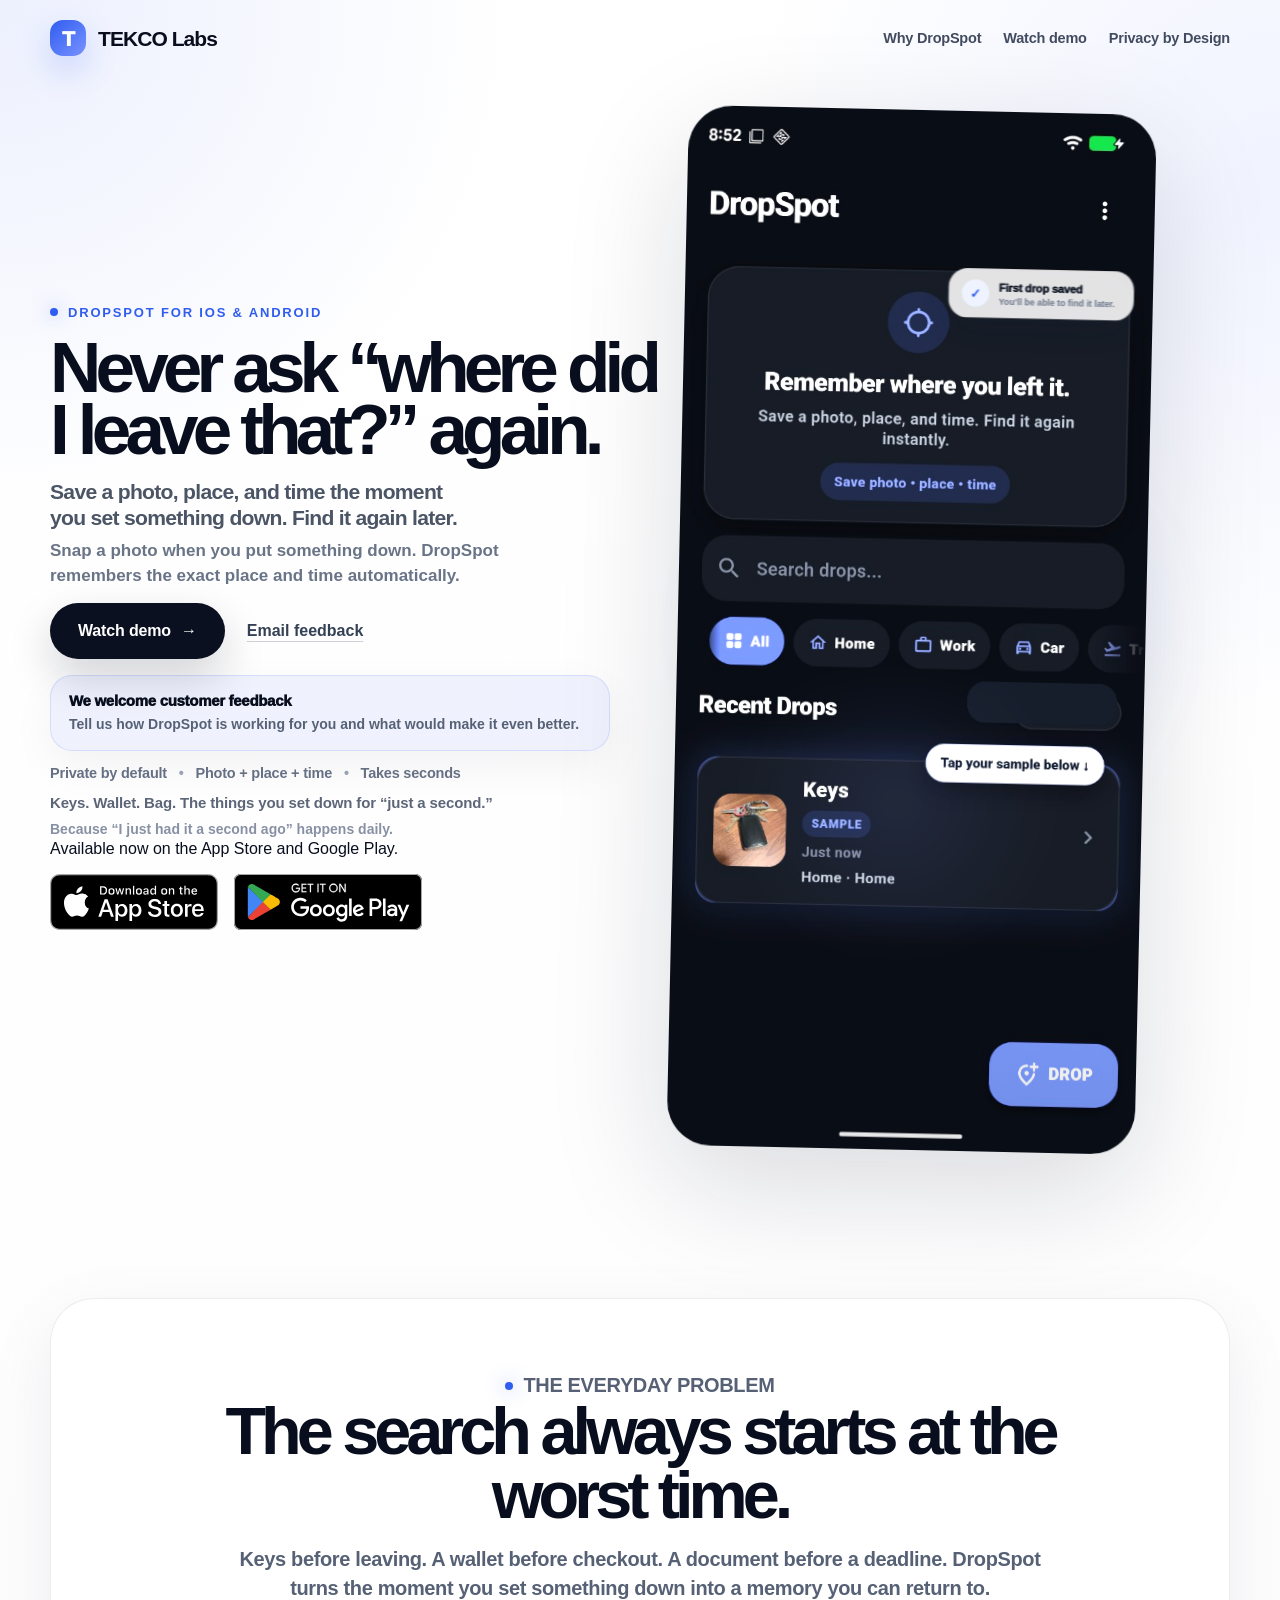
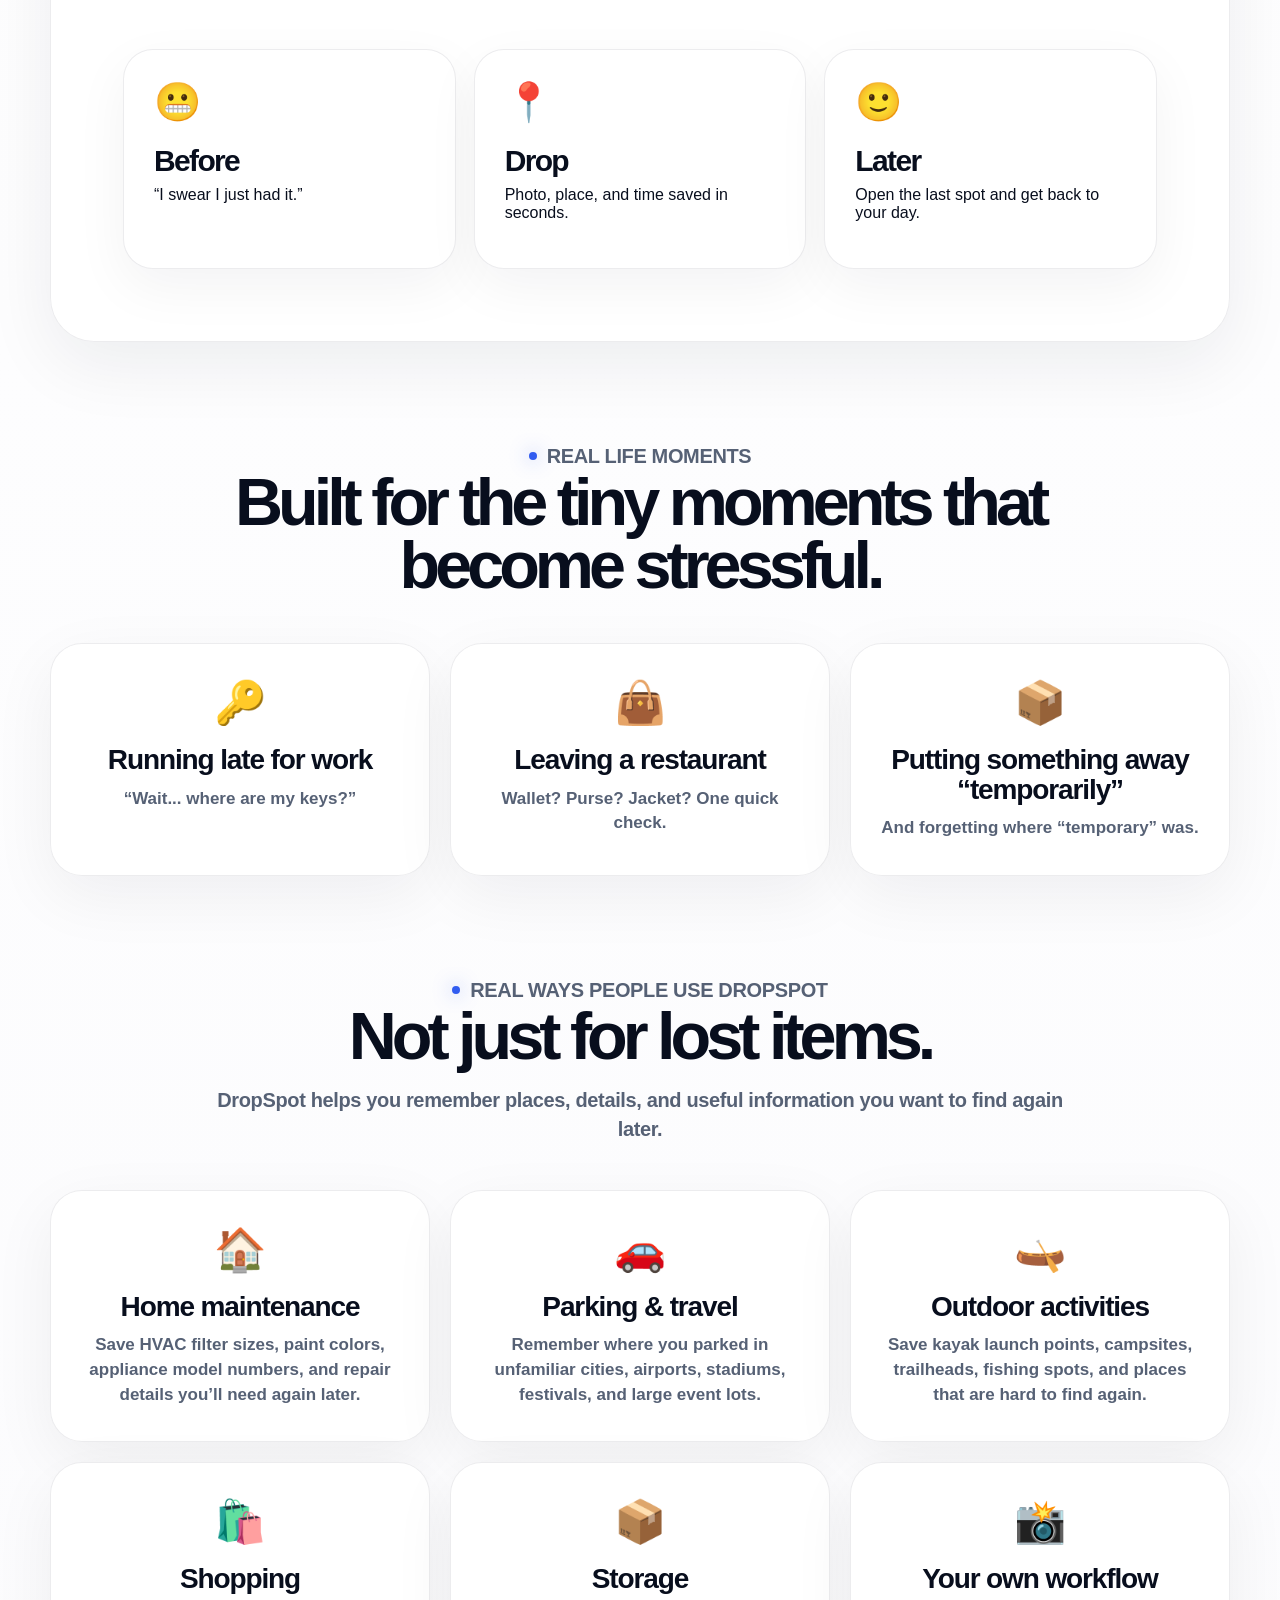
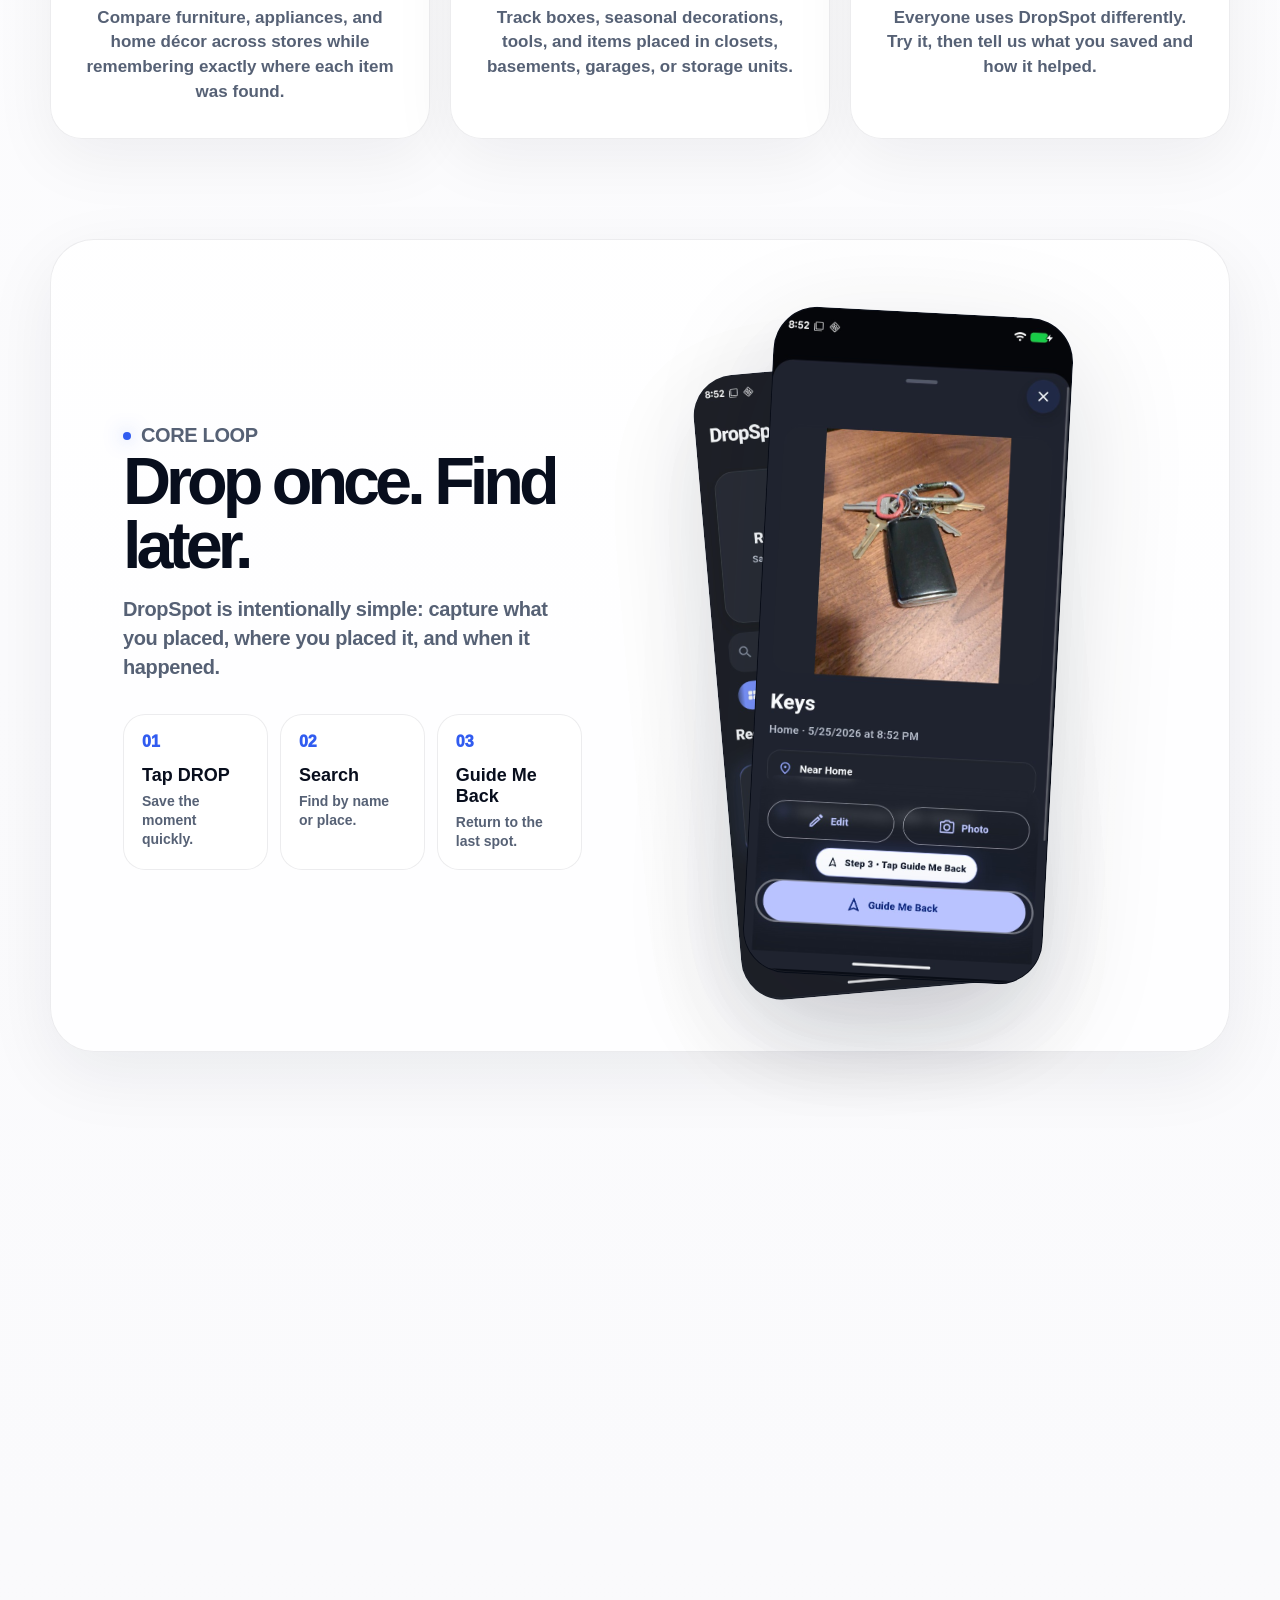
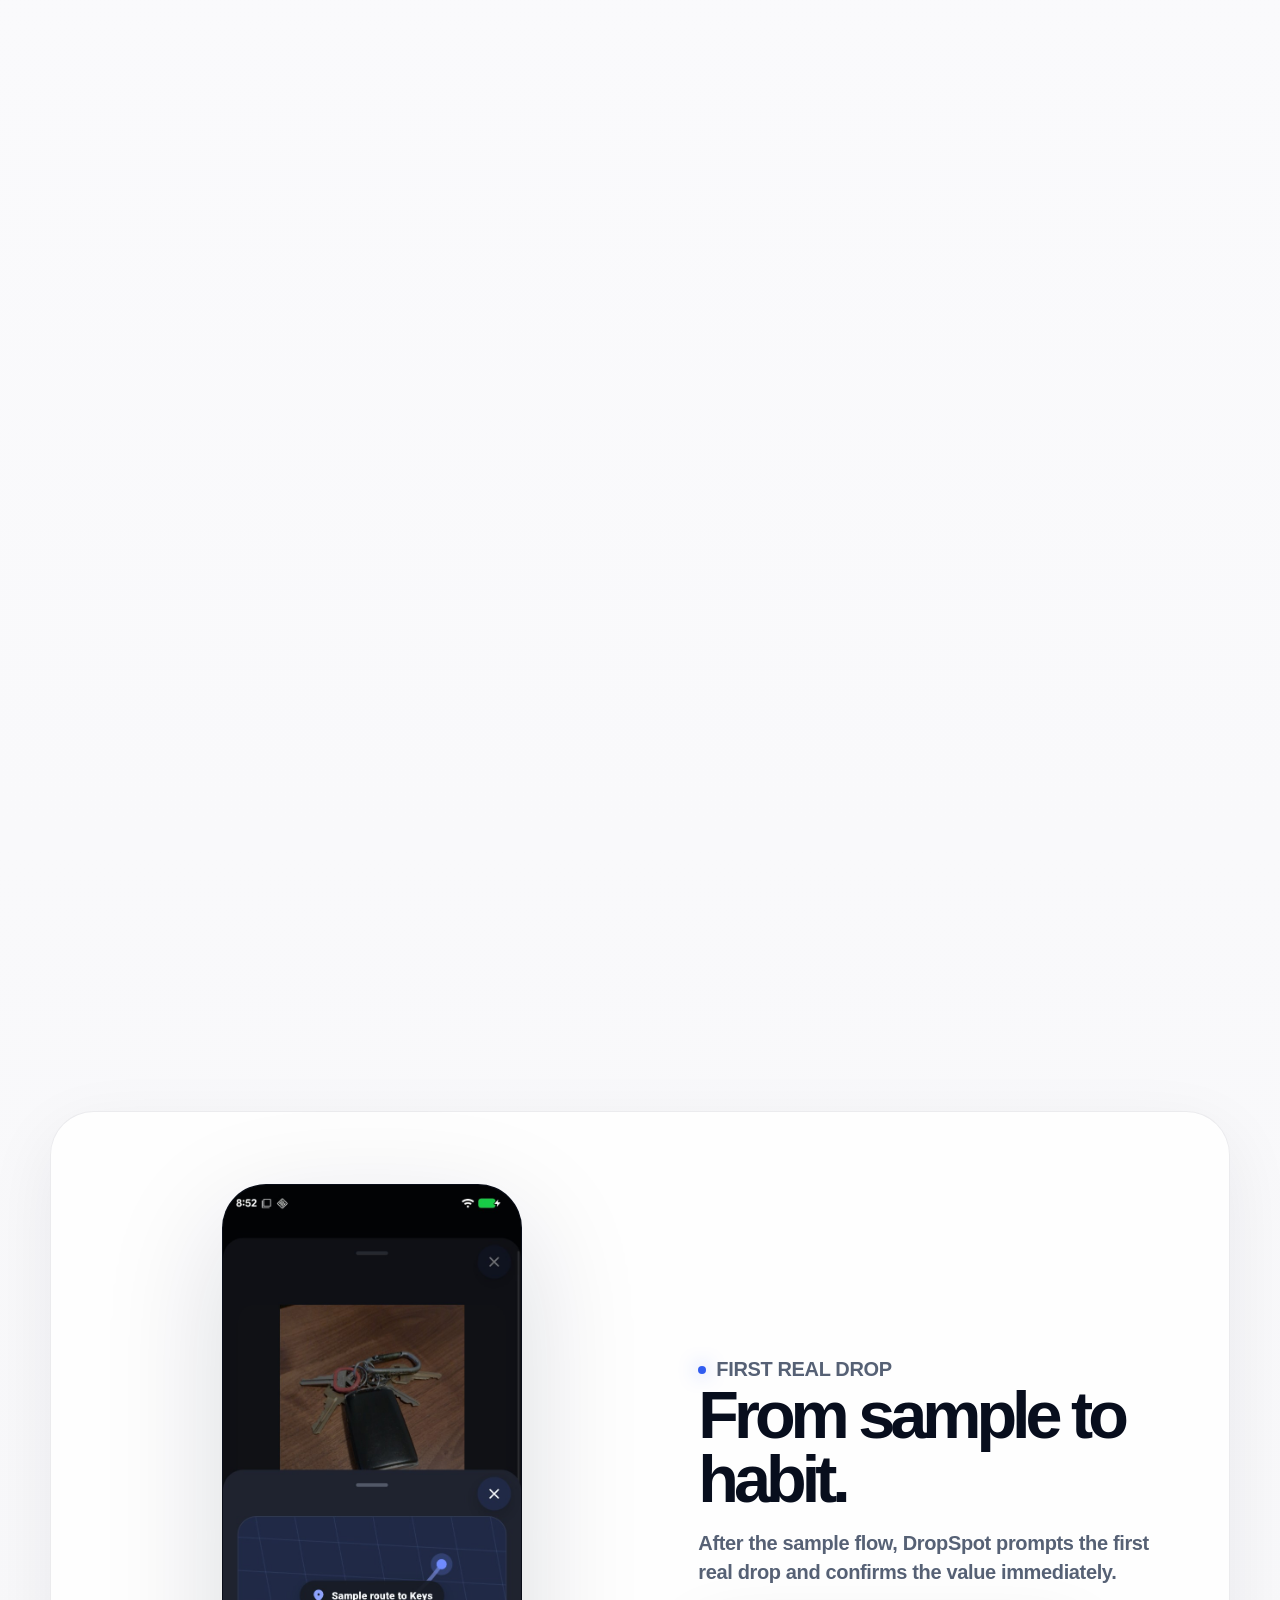
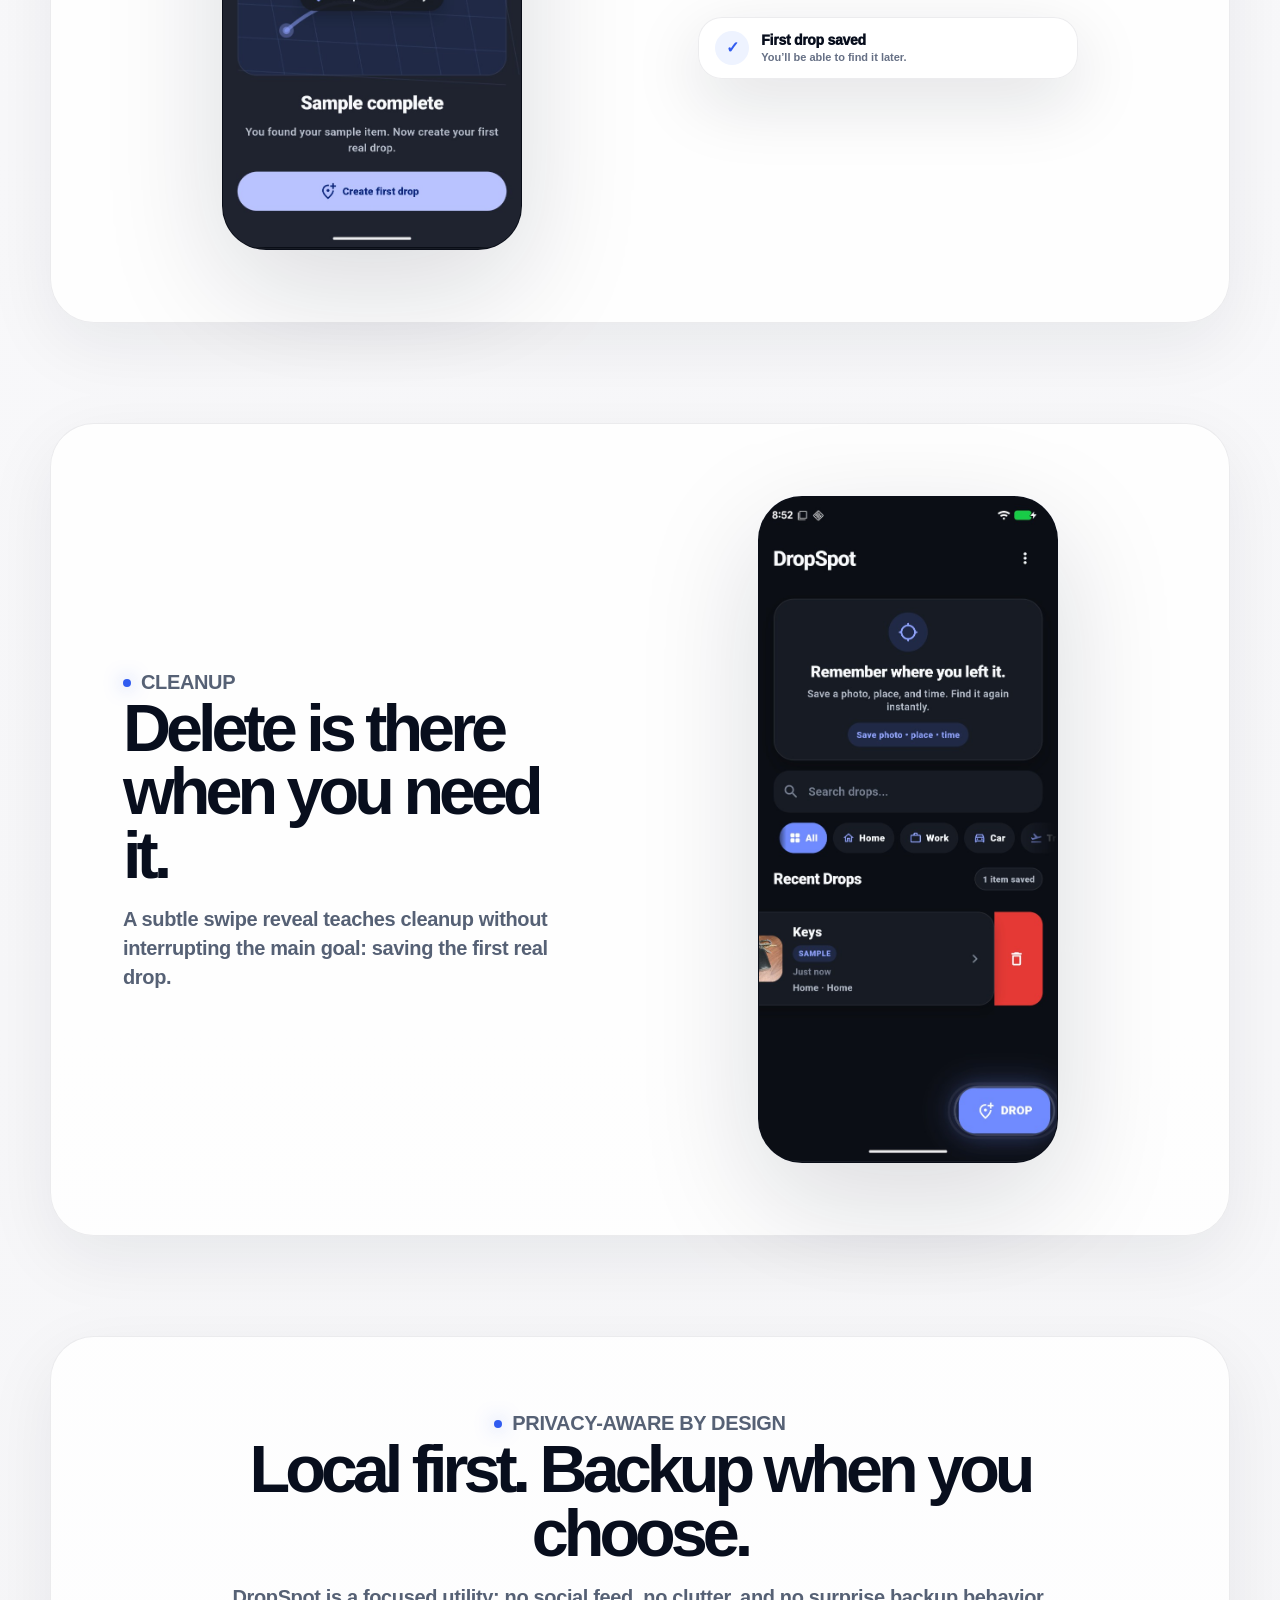
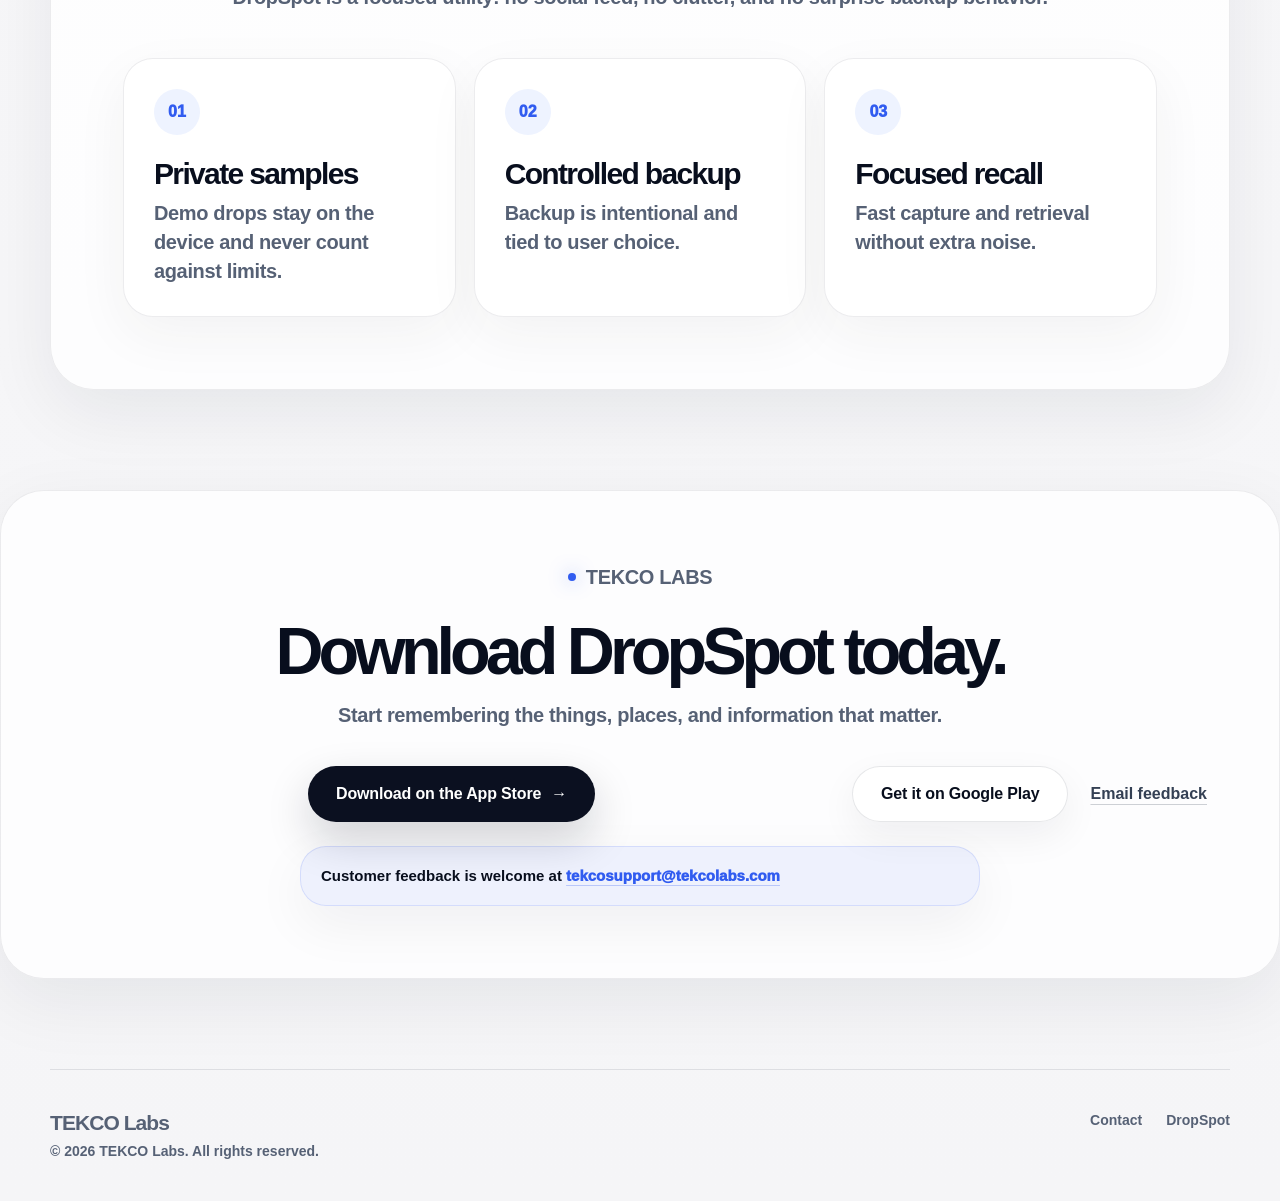
<file: index.html>
<!DOCTYPE html>
<html lang="en">
<head>
  <meta charset="UTF-8" />
  <meta name="viewport" content="width=device-width, initial-scale=1.0" />
  <title>DropSpot by TEKCO Labs</title>
  <meta name="description" content="DropSpot helps you remember items, places, and useful details by saving a photo, label, location, and time." />
  <meta property="og:title" content="DropSpot — Never ask where you left it again." />
  <meta property="og:description" content="Save a photo, place, time, and note. Find it again later." />
  <meta property="og:type" content="website" />
  <meta property="og:url" content="https://tekcolabs.com/" />
  <meta property="og:image" content="https://tekcolabs.com/images/drop-hero-clean.png" />
  <link rel="icon" href="/favicon.ico" sizes="any" />
  <link rel="icon" href="fav/favicon.svg" type="image/svg+xml" />
  <link rel="apple-touch-icon" href="fav/favicon-512.png" />
  <!-- Google Analytics -->
  <script async src="https://www.googletagmanager.com/gtag/js?id=G-1CHB53VF8Z"></script>
  <script>
    window.dataLayer = window.dataLayer || [];

    function gtag() {
      dataLayer.push(arguments);
    }

    gtag('js', new Date());
    gtag('config', 'G-1CHB53VF8Z');
  </script>


  <!-- Microsoft Clarity -->
  <script type="text/javascript">
    (function(c,l,a,r,i,t,y){
      c[a]=c[a]||function(){(c[a].q=c[a].q||[]).push(arguments)};
      t=l.createElement(r);t.async=1;t.src="https://www.clarity.ms/tag/"+i;
      y=l.getElementsByTagName(r)[0];y.parentNode.insertBefore(t,y);
    })(window, document, "clarity", "script", "x2ty1e2x5y");
  </script>

  <link rel="stylesheet" href="style.css" />
</head>
<body>
  <header class="site-header">
    <a class="brand" href="/" aria-label="TEKCO Labs home">
      <span class="brand-mark">T</span>
      <span>TEKCO Labs</span>
    </a>
    <nav aria-label="Primary navigation">
      <a href="#why">Why DropSpot</a>
      <a href="#how">Watch demo</a>
      <a href="#privacy-design">Privacy by Design</a>
    </nav>
  </header>

  <main>
    <section class="hero" id="product">
      <div class="hero-copy">
        <p class="eyebrow">DropSpot for iOS & Android</p>
        <h1>Never ask “where did I leave that?” again.</h1>
        <p class="hero-subtitle">Save a photo, place, and time the moment you set something down. Find it again later.</p>

        <p class="hero-microcopy">
          Snap a photo when you put something down. DropSpot remembers the exact place and time automatically.
        </p>

        <div class="hero-actions">
          <a class="primary-button" href="#demo-video" data-video-open data-analytics-event="watch_demo_clicked" data-analytics-label="hero_watch_demo">Watch demo</a>
          <a class="text-link" href="mailto:tekcosupport@tekcolabs.com?subject=DropSpot%20customer%20feedback" data-analytics-event="customer_feedback_clicked" data-analytics-label="hero_customer_feedback">Email feedback</a>
        </div>

        <div class="beta-note-card" aria-label="DropSpot customer feedback">
          <strong>We welcome customer feedback</strong>
          <span>Tell us how DropSpot is working for you and what would make it even better.</span>
        </div>

        <p class="trust-line">Private by default <span>•</span> Photo + place + time <span>•</span> Takes seconds</p>

        <p class="hero-emotion-line">Keys. Wallet. Bag. The things you set down for “just a second.”</p>
        <p class="future-self-line">Because “I just had it a second ago” happens daily.</p>

        <p>Available now on the App Store and Google Play.</p>
        <div class="hero-store-badges">
          <a href="https://apps.apple.com/us/app/dropspot-item-finder/id6777976215" class="store-badge" target="_blank" rel="noopener noreferrer" aria-label="Download DropSpot on the App Store" data-analytics-event="app_store_badge_clicked" data-analytics-label="hero_app_store_badge">
            <img src="images/app-store-badge.svg" alt="Download on the App Store">
          </a>
          <a href="https://play.google.com/store/apps/details?id=com.tekcolabs.dropspot&hl=en_US" class="store-badge" target="_blank" rel="noopener noreferrer" aria-label="Get DropSpot on Google Play" data-analytics-event="google_play_badge_clicked" data-analytics-label="hero_google_play_badge">
            <img src="images/google-play-badge.svg" alt="Get it on Google Play">
          </a>
        </div>
      </div>

      <div class="hero-visual" aria-label="DropSpot app preview">
        <div class="hero-glow"></div>
        <div class="phone-shell hero-phone">
          <img src="images/drop-hero-clean.png" alt="DropSpot home screen showing a saved keys drop" />
          <div class="phone-focus-glow" aria-hidden="true"></div>
          <div class="glass-note in-phone-toast">
            <span>✓</span>
            <div><strong>First drop saved</strong><small>You’ll be able to find it later.</small></div>
          </div>
        </div>
      </div>
    </section>

    <section class="section reveal-on-scroll need-section" id="why">
      <div class="section-heading compact">
        <p class="eyebrow">The everyday problem</p>
        <h2>The search always starts at the worst time.</h2>
        <p>Keys before leaving. A wallet before checkout. A document before a deadline. DropSpot turns the moment you set something down into a memory you can return to.</p>
      </div>
      <div class="emotion-grid">
        <article>
          <span class="emoji">😬</span>
          <h3>Before</h3>
          <p>“I swear I just had it.”</p>
        </article>
        <article>
          <span class="emoji">📍</span>
          <h3>Drop</h3>
          <p>Photo, place, and time saved in seconds.</p>
        </article>
        <article>
          <span class="emoji">🙂</span>
          <h3>Later</h3>
          <p>Open the last spot and get back to your day.</p>
        </article>
      </div>
    </section>

    
    <section class="section reveal-on-scroll real-life-section">
      <div class="section-heading compact">
        <p class="eyebrow">Real life moments</p>
        <h2>Built for the tiny moments that become stressful.</h2>
      </div>

      <div class="story-grid">
        <article>
          <span>🔑</span>
          <h3>Running late for work</h3>
          <p>“Wait... where are my keys?”</p>
        </article>

        <article>
          <span>👜</span>
          <h3>Leaving a restaurant</h3>
          <p>Wallet? Purse? Jacket? One quick check.</p>
        </article>

        <article>
          <span>📦</span>
          <h3>Putting something away “temporarily”</h3>
          <p>And forgetting where “temporary” was.</p>
        </article>
      </div>
    </section>

    <section class="section reveal-on-scroll use-cases-section" id="use-cases">
      <div class="section-heading compact">
        <p class="eyebrow">Real ways people use DropSpot</p>
        <h2>Not just for lost items.</h2>
        <p>DropSpot helps you remember places, details, and useful information you want to find again later.</p>
      </div>

      <div class="use-case-grid">
        <article>
          <span>🏠</span>
          <h3>Home maintenance</h3>
          <p>Save HVAC filter sizes, paint colors, appliance model numbers, and repair details you’ll need again later.</p>
        </article>

        <article>
          <span>🚗</span>
          <h3>Parking & travel</h3>
          <p>Remember where you parked in unfamiliar cities, airports, stadiums, festivals, and large event lots.</p>
        </article>

        <article>
          <span>🛶</span>
          <h3>Outdoor activities</h3>
          <p>Save kayak launch points, campsites, trailheads, fishing spots, and places that are hard to find again.</p>
        </article>

        <article>
          <span>🛍️</span>
          <h3>Shopping</h3>
          <p>Compare furniture, appliances, and home décor across stores while remembering exactly where each item was found.</p>
        </article>

        <article>
          <span>📦</span>
          <h3>Storage</h3>
          <p>Track boxes, seasonal decorations, tools, and items placed in closets, basements, garages, or storage units.</p>
        </article>

        <article>
          <span>📸</span>
          <h3>Your own workflow</h3>
          <p>Everyone uses DropSpot differently. Try it, then tell us what you saved and how it helped.</p>
        </article>
      </div>
    </section>



    <section class="section reveal-on-scroll split-section" id="how">
      <div class="split-copy">
        <p class="eyebrow">Core loop</p>
        <h2>Drop once. Find later.</h2>
        <p>DropSpot is intentionally simple: capture what you placed, where you placed it, and when it happened.</p>
        <div class="mini-steps">
          <div><span>01</span><strong>Tap DROP</strong><small>Save the moment quickly.</small></div>
          <div><span>02</span><strong>Search</strong><small>Find by name or place.</small></div>
          <div><span>03</span><strong>Guide Me Back</strong><small>Return to the last spot.</small></div>
        </div>
      </div>
      <div class="image-stage dual-phone">
        <div class="phone-shell behind"><img loading="lazy" src="images/drop-home-sample.png" alt="DropSpot home screen" /></div>
        <div class="phone-shell front"><img loading="lazy" src="images/drop-detail-guide.png" alt="DropSpot detail screen with Guide Me Back" /></div>
      </div>
    </section>

    <section class="section reveal-on-scroll demo-section" id="demo">
      <div class="section-heading compact">
        <p class="eyebrow">Guided demo</p>
        <h2>Learn it by doing it.</h2>
        <p>A private sample walkthrough lets you feel the full loop before saving your first real drop.</p>
      </div>

      <button class="demo-video-card" type="button" data-video-open data-analytics-event="watch_demo_clicked" data-analytics-label="demo_section_video_card" aria-label="Play DropSpot guided demo video">
        <video muted playsinline preload="metadata" poster="images/drop-hero-clean.png">
          <source src="media/demo_web.mp4" type="video/mp4" />
        </video>
        <span class="demo-play-button">▶</span>
        <span class="demo-video-caption">Watch the real guided flow</span>
      </button>

      <div class="flow-strip" aria-label="DropSpot guided demo sequence">
        <figure>
          <img loading="lazy" src="images/drop-guided-demo.png" alt="DropSpot guided demo intro" />
          <figcaption><strong>Start demo</strong><span>Try a private sample first.</span></figcaption>
        </figure>
        <figure>
          <img loading="lazy" src="images/drop-take-photo.png" alt="Take a sample keys photo" />
          <figcaption><strong>Add photo</strong><span>Create a sample drop.</span></figcaption>
        </figure>
        <figure>
          <img loading="lazy" src="images/drop-open-sample.png" alt="Open the sample drop" />
          <figcaption><strong>Open it</strong><span>See photo, place, and time.</span></figcaption>
        </figure>
        <figure>
          <img loading="lazy" src="images/drop-detail-guide.png" alt="Guide Me Back button on the sample detail screen" />
          <figcaption><strong>Guide back</strong><span>Return to the last spot.</span></figcaption>
        </figure>
      </div>
    </section>

    <section class="section reveal-on-scroll split-section reverse activation-section">
      <div class="split-copy">
        <p class="eyebrow">First real drop</p>
        <h2>From sample to habit.</h2>
        <p>After the sample flow, DropSpot prompts the first real drop and confirms the value immediately.</p>
        <div class="success-card">
          <span>✓</span>
          <div><strong>First drop saved</strong><small>You’ll be able to find it later.</small></div>
        </div>
      </div>
      <div class="image-stage single-phone">
        <div class="phone-shell"><img loading="lazy" src="images/drop-sample-complete.png" alt="Sample complete screen with first drop saved confirmation" /></div>
      </div>
    </section>

    <section class="section reveal-on-scroll split-section delete-section">
      <div class="split-copy">
        <p class="eyebrow">Cleanup</p>
        <h2>Delete is there when you need it.</h2>
        <p>A subtle swipe reveal teaches cleanup without interrupting the main goal: saving the first real drop.</p>
      </div>
      <div class="image-stage single-phone">
        <div class="phone-shell"><img loading="lazy" src="images/drop-swipe-delete.png" alt="DropSpot swipe-to-delete cue" /></div>
      </div>
    </section>

    <section class="section reveal-on-scroll privacy-section" id="privacy-design">
      <div class="section-heading compact">
        <p class="eyebrow">Privacy-aware by design</p>
        <h2>Local first. Backup when you choose.</h2>
        <p>DropSpot is a focused utility: no social feed, no clutter, and no surprise backup behavior.</p>
      </div>
      <div class="three-cards">
        <article><span class="number">01</span><h3>Private samples</h3><p>Demo drops stay on the device and never count against limits.</p></article>
        <article><span class="number">02</span><h3>Controlled backup</h3><p>Backup is intentional and tied to user choice.</p></article>
        <article><span class="number">03</span><h3>Focused recall</h3><p>Fast capture and retrieval without extra noise.</p></article>
      </div>
    </section>

    <section class="final-cta">
      <p class="eyebrow">TEKCO Labs</p>
      <h2>Download DropSpot today.</h2>
      <p>Start remembering the things, places, and information that matter.</p>
      <div class="final-actions">
        <a class="primary-button" href="https://apps.apple.com/us/app/dropspot-item-finder/id6777976215" target="_blank" rel="noopener noreferrer" aria-label="Download DropSpot on the App Store" data-analytics-event="app_store_download_clicked" data-analytics-label="final_cta_app_store">Download on the App Store</a>
        <a class="secondary-button" href="https://play.google.com/store/apps/details?id=com.tekcolabs.dropspot&hl=en_US" target="_blank" rel="noopener noreferrer" aria-label="Get DropSpot on Google Play" data-analytics-event="google_play_download_clicked" data-analytics-label="final_cta_google_play">Get it on Google Play</a>
        <a class="text-link" href="mailto:tekcosupport@tekcolabs.com?subject=DropSpot%20customer%20feedback" data-analytics-event="customer_feedback_clicked" data-analytics-label="final_cta_customer_feedback">Email feedback</a>
      </div>
      <div class="beta-free-card" aria-label="DropSpot customer feedback">
        <span>Customer feedback is welcome at <a href="mailto:tekcosupport@tekcolabs.com?subject=DropSpot%20customer%20feedback">tekcosupport@tekcolabs.com</a></span>
      </div>
    </section>
  </main>

  <footer class="site-footer">
    <div>
      <a class="footer-logo" href="/">TEKCO Labs</a>
      <p>© 2026 TEKCO Labs. All rights reserved.</p>
    </div>
    <div class="footer-links">
      <a href="mailto:tekcosupport@tekcolabs.com">Contact</a>
      <a href="#product">DropSpot</a>
    </div>
  </footer>

  <div class="video-modal" id="demo-video-modal" aria-hidden="true">
    <div class="video-modal-backdrop" data-video-close></div>
    <div class="video-modal-panel" role="dialog" aria-modal="true" aria-label="DropSpot guided demo video">
      <button class="video-modal-close" type="button" data-video-close aria-label="Close video">×</button>
      <video id="demo-video" controls playsinline preload="metadata">
        <source src="media/demo_web.mp4" type="video/mp4" />
        Your browser does not support the video tag.
      </video>
    </div>
  </div>

  <script>
    (() => {
      function trackEvent(eventName, eventLabel) {
        if (!eventName) {
          return;
        }

        if (typeof gtag === 'function') {
          gtag('event', eventName, {
            event_category: 'engagement',
            event_label: eventLabel || '',
            transport_type: 'beacon'
          });
        }

        if (typeof clarity === 'function') {
          clarity('event', eventName);
        }
      }

      document.querySelectorAll('[data-analytics-event]').forEach((element) => {
        element.addEventListener('click', () => {
          trackEvent(
            element.getAttribute('data-analytics-event'),
            element.getAttribute('data-analytics-label')
          );
        });
      });
    })();
  </script>

  <script>
    (() => {
      const modal = document.getElementById('demo-video-modal');
      const video = document.getElementById('demo-video');
      const openers = document.querySelectorAll('[data-video-open]');
      const closers = document.querySelectorAll('[data-video-close]');

      let videoStartedTracked = false;
      let videoSeventyFivePercentTracked = false;
      let videoCompletedTracked = false;

      function trackVideoEvent(eventName, eventLabel) {
        if (!eventName) {
          return;
        }

        if (typeof gtag === 'function') {
          gtag('event', eventName, {
            event_category: 'video',
            event_label: eventLabel || 'guided_demo_video',
            transport_type: 'beacon'
          });
        }

        if (typeof clarity === 'function') {
          clarity('event', eventName);
        }
      }

      function resetVideoTracking() {
        videoStartedTracked = false;
        videoSeventyFivePercentTracked = false;
        videoCompletedTracked = false;
      }

      function openVideo(event) {
        if (event) event.preventDefault();
        resetVideoTracking();
        modal.setAttribute('aria-hidden', 'false');
        document.body.classList.add('video-modal-open');
        if (video) {
          video.currentTime = 0;
          video.play().catch(() => {});
        }
      }

      function closeVideo() {
        modal.setAttribute('aria-hidden', 'true');
        document.body.classList.remove('video-modal-open');
        if (video) {
          video.pause();
          video.currentTime = 0;
        }
      }

      if (video) {
        video.addEventListener('play', () => {
          if (videoStartedTracked) {
            return;
          }

          videoStartedTracked = true;
          trackVideoEvent('demo_video_started');
        });

        video.addEventListener('timeupdate', () => {
          if (videoSeventyFivePercentTracked || !video.duration) {
            return;
          }

          if (video.currentTime / video.duration >= 0.75) {
            videoSeventyFivePercentTracked = true;
            trackVideoEvent('demo_video_75_percent');
          }
        });

        video.addEventListener('ended', () => {
          if (videoCompletedTracked) {
            return;
          }

          videoCompletedTracked = true;
          trackVideoEvent('demo_video_completed');
        });
      }

      openers.forEach((button) => button.addEventListener('click', openVideo));
      closers.forEach((button) => button.addEventListener('click', closeVideo));
      document.addEventListener('keydown', (event) => {
        if (event.key === 'Escape' && modal.getAttribute('aria-hidden') === 'false') {
          closeVideo();
        }
      });
    })();
  </script>


  <script>
    (() => {
      const elements = document.querySelectorAll('.reveal-on-scroll');
      if (!('IntersectionObserver' in window)) {
        elements.forEach((el) => el.classList.add('is-visible'));
        return;
      }

      const observer = new IntersectionObserver((entries) => {
        entries.forEach((entry) => {
          if (entry.isIntersecting) {
            entry.target.classList.add('is-visible');
            observer.unobserve(entry.target);
          }
        });
      }, { threshold: 0.12 });

      elements.forEach((el) => observer.observe(el));
    })();
  </script>

</body>
</html>
</file>
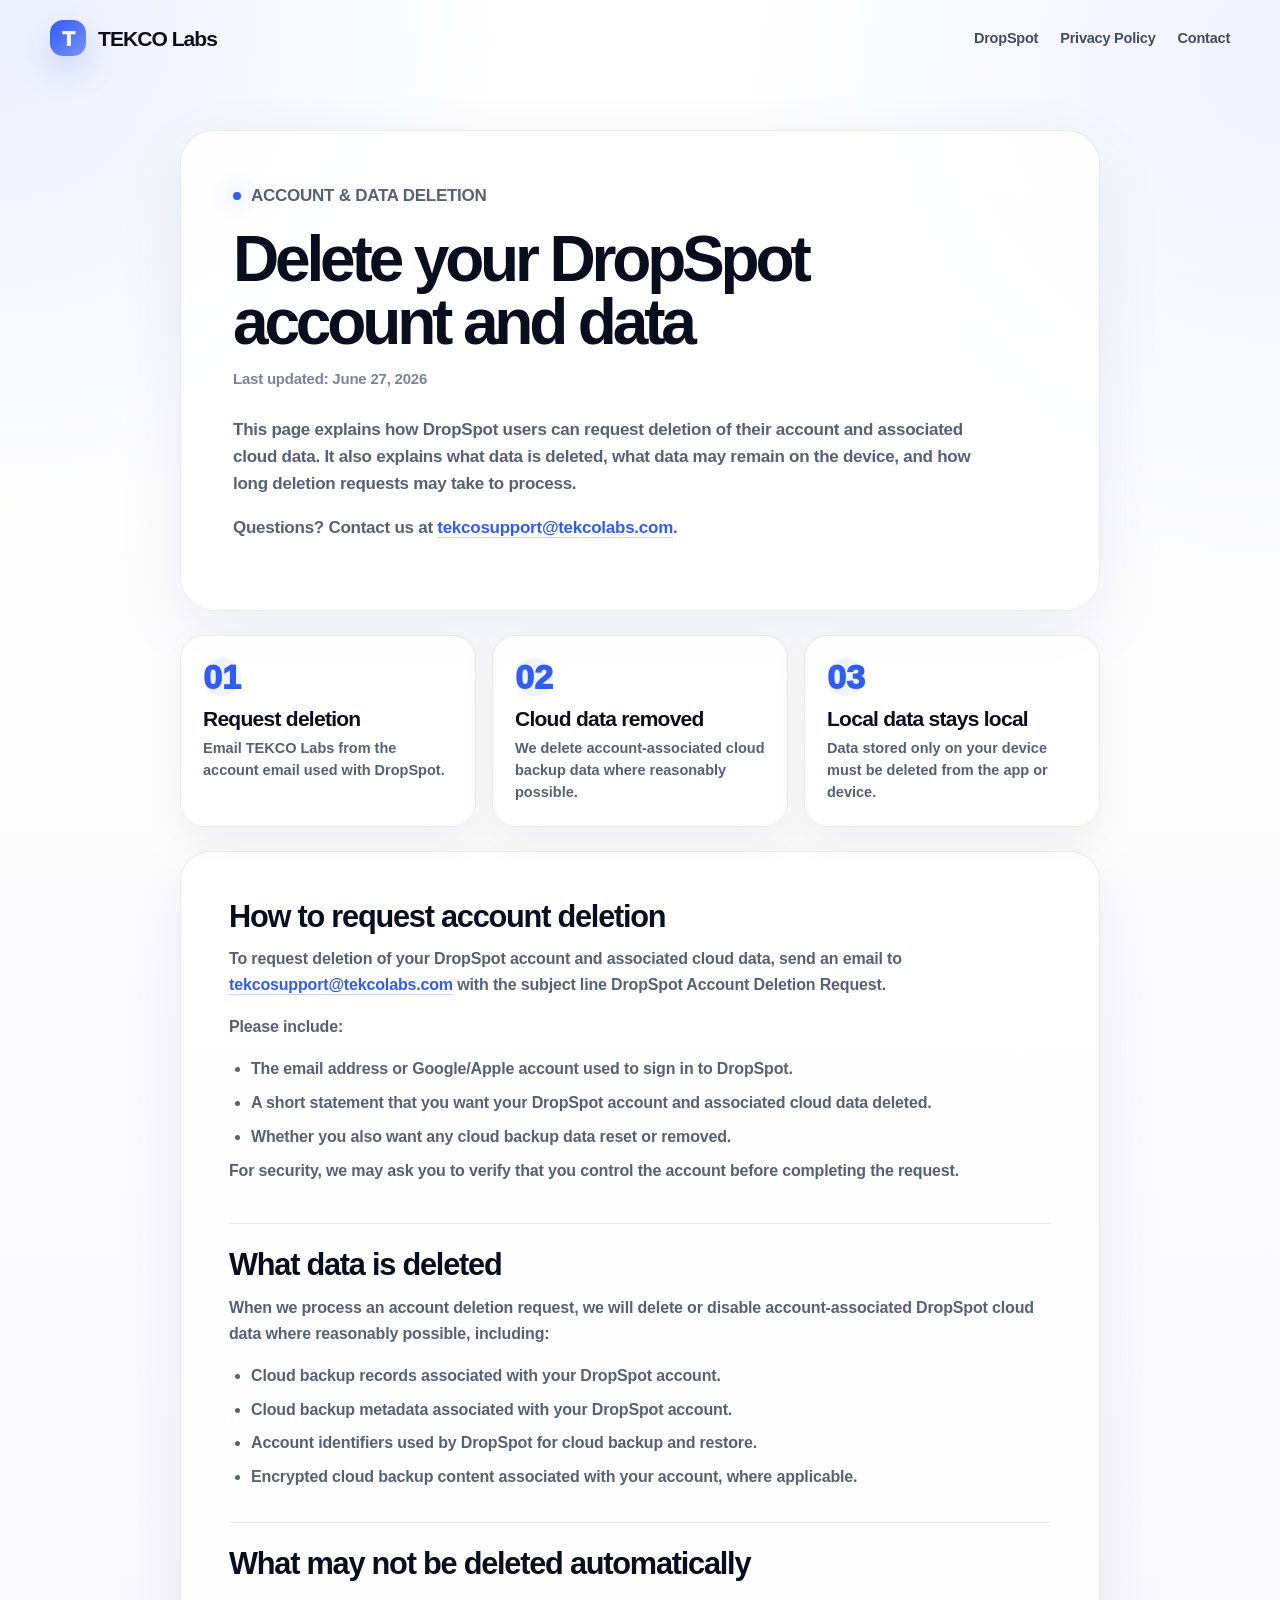
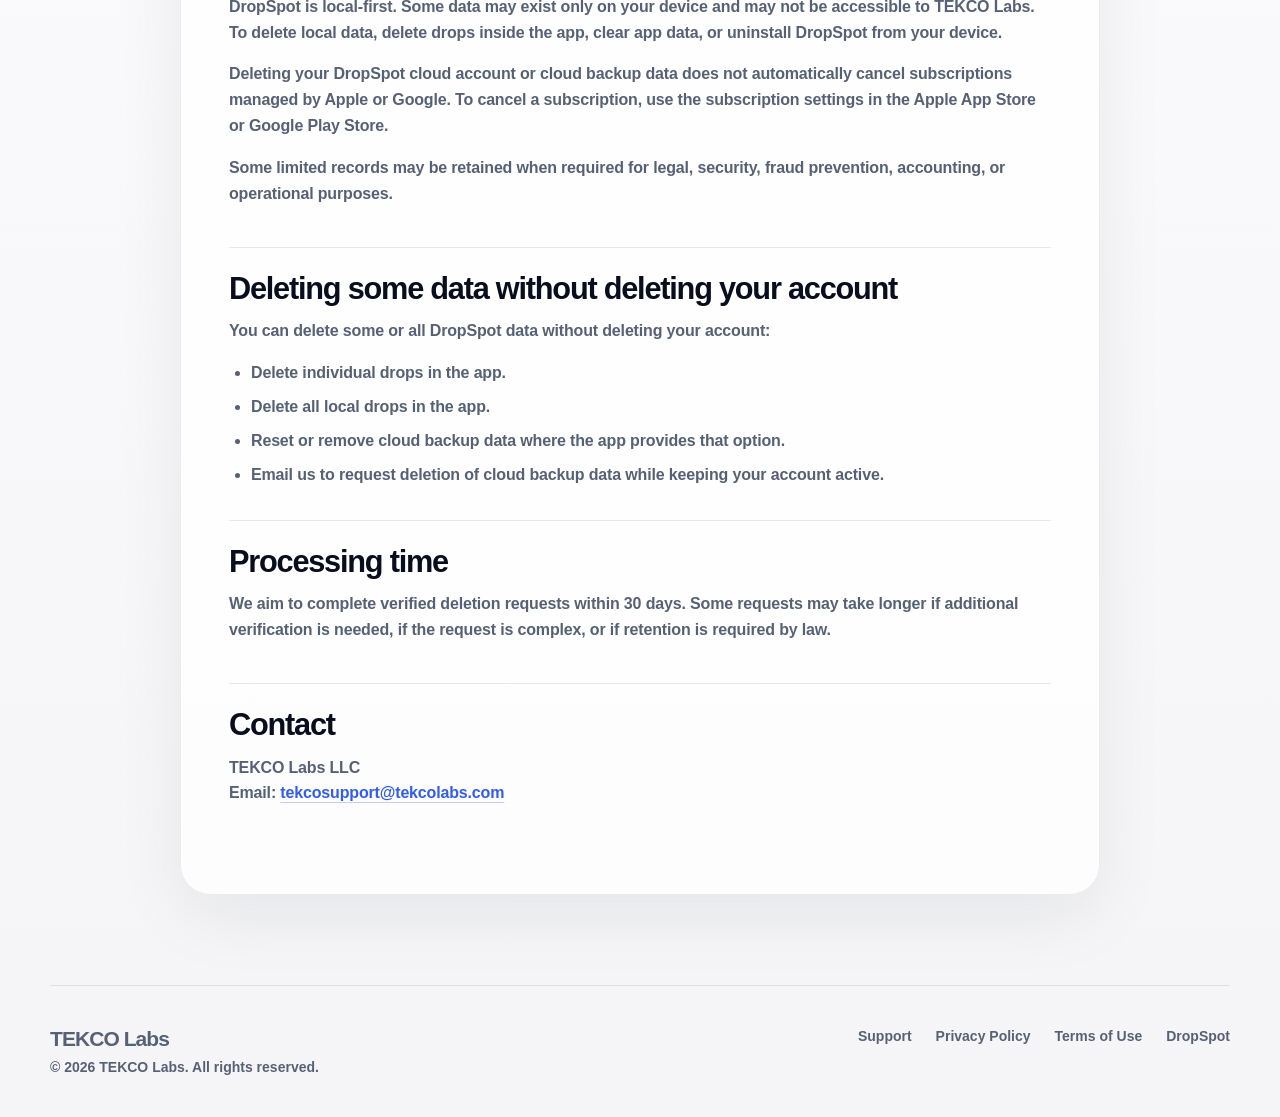
<file: delete-account.html>
<!DOCTYPE html>
<html lang="en">
<head>
  <meta charset="UTF-8" />
  <meta name="viewport" content="width=device-width, initial-scale=1.0" />
  <title>Delete Account & Data | DropSpot by TEKCO Labs</title>
  <meta name="description" content="How to request deletion of your DropSpot account and associated data." />
  <meta name="robots" content="noindex, nofollow" />
  <meta property="og:title" content="Delete DropSpot Account & Data" />
  <meta property="og:description" content="Instructions for requesting deletion of your DropSpot account and associated cloud data." />
  <meta property="og:type" content="website" />
  <meta property="og:url" content="https://tekcolabs.com/delete-account.html" />
  <link rel="icon" href="/favicon.ico" sizes="any" />
  <link rel="icon" href="fav/favicon.svg" type="image/svg+xml" />
  <link rel="apple-touch-icon" href="fav/favicon-512.png" />
  <link rel="stylesheet" href="style.css" />
</head>
<body>
  <header class="site-header legal-header">
    <a class="brand" href="/" aria-label="TEKCO Labs home">
      <span class="brand-mark">T</span>
      <span>TEKCO Labs</span>
    </a>
    <nav aria-label="Primary navigation">
      <a href="/">DropSpot</a>
      <a href="privacy.html">Privacy Policy</a>
      <a href="mailto:tekcosupport@tekcolabs.com">Contact</a>
    </nav>
  </header>

  <main class="legal-shell">
    <section class="privacy-hero compact-legal-hero">
      <p class="eyebrow">Account & Data Deletion</p>
      <h1>Delete your DropSpot account and data</h1>
      <p class="privacy-updated">Last updated: June 27, 2026</p>
      <p>
        This page explains how DropSpot users can request deletion of their account and associated
        cloud data. It also explains what data is deleted, what data may remain on the device, and
        how long deletion requests may take to process.
      </p>
      <p>
        Questions? Contact us at
        <a href="mailto:tekcosupport@tekcolabs.com">tekcosupport@tekcolabs.com</a>.
      </p>
    </section>

    <section class="privacy-summary-grid" aria-label="Deletion summary">
      <article>
        <span>01</span>
        <h2>Request deletion</h2>
        <p>Email TEKCO Labs from the account email used with DropSpot.</p>
      </article>
      <article>
        <span>02</span>
        <h2>Cloud data removed</h2>
        <p>We delete account-associated cloud backup data where reasonably possible.</p>
      </article>
      <article>
        <span>03</span>
        <h2>Local data stays local</h2>
        <p>Data stored only on your device must be deleted from the app or device.</p>
      </article>
    </section>

    <section class="privacy-content refined-privacy-content">
      <article>
        <h2>How to request account deletion</h2>
        <p>
          To request deletion of your DropSpot account and associated cloud data, send an email to
          <a href="mailto:tekcosupport@tekcolabs.com?subject=DropSpot%20Account%20Deletion%20Request">tekcosupport@tekcolabs.com</a>
          with the subject line <strong>DropSpot Account Deletion Request</strong>.
        </p>
        <p>Please include:</p>
        <ul>
          <li>The email address or Google/Apple account used to sign in to DropSpot.</li>
          <li>A short statement that you want your DropSpot account and associated cloud data deleted.</li>
          <li>Whether you also want any cloud backup data reset or removed.</li>
        </ul>
        <p>
          For security, we may ask you to verify that you control the account before completing the request.
        </p>
      </article>

      <article>
        <h2>What data is deleted</h2>
        <p>When we process an account deletion request, we will delete or disable account-associated DropSpot cloud data where reasonably possible, including:</p>
        <ul>
          <li>Cloud backup records associated with your DropSpot account.</li>
          <li>Cloud backup metadata associated with your DropSpot account.</li>
          <li>Account identifiers used by DropSpot for cloud backup and restore.</li>
          <li>Encrypted cloud backup content associated with your account, where applicable.</li>
        </ul>
      </article>

      <article>
        <h2>What may not be deleted automatically</h2>
        <p>
          DropSpot is local-first. Some data may exist only on your device and may not be accessible to TEKCO Labs.
          To delete local data, delete drops inside the app, clear app data, or uninstall DropSpot from your device.
        </p>
        <p>
          Deleting your DropSpot cloud account or cloud backup data does not automatically cancel subscriptions managed by Apple or Google.
          To cancel a subscription, use the subscription settings in the Apple App Store or Google Play Store.
        </p>
        <p>
          Some limited records may be retained when required for legal, security, fraud prevention, accounting, or operational purposes.
        </p>
      </article>

      <article>
        <h2>Deleting some data without deleting your account</h2>
        <p>You can delete some or all DropSpot data without deleting your account:</p>
        <ul>
          <li>Delete individual drops in the app.</li>
          <li>Delete all local drops in the app.</li>
          <li>Reset or remove cloud backup data where the app provides that option.</li>
          <li>Email us to request deletion of cloud backup data while keeping your account active.</li>
        </ul>
      </article>

      <article>
        <h2>Processing time</h2>
        <p>
          We aim to complete verified deletion requests within 30 days. Some requests may take longer if
          additional verification is needed, if the request is complex, or if retention is required by law.
        </p>
      </article>

      <article>
        <h2>Contact</h2>
        <p>
          TEKCO Labs LLC<br />
          Email: <a href="mailto:tekcosupport@tekcolabs.com">tekcosupport@tekcolabs.com</a>
        </p>
      </article>
    </section>
  </main>

  <footer class="site-footer">
    <div>
      <a class="footer-logo" href="/">TEKCO Labs</a>
      <p>© 2026 TEKCO Labs. All rights reserved.</p>
    </div>
    <div class="footer-links">
      <a href="mailto:tekcosupport@tekcolabs.com">Support</a>
      <a href="privacy.html">Privacy Policy</a>
      <a href="terms.html">Terms of Use</a>
      <a href="/">DropSpot</a>
    </div>
  </footer>
</body>
</html>
</file>
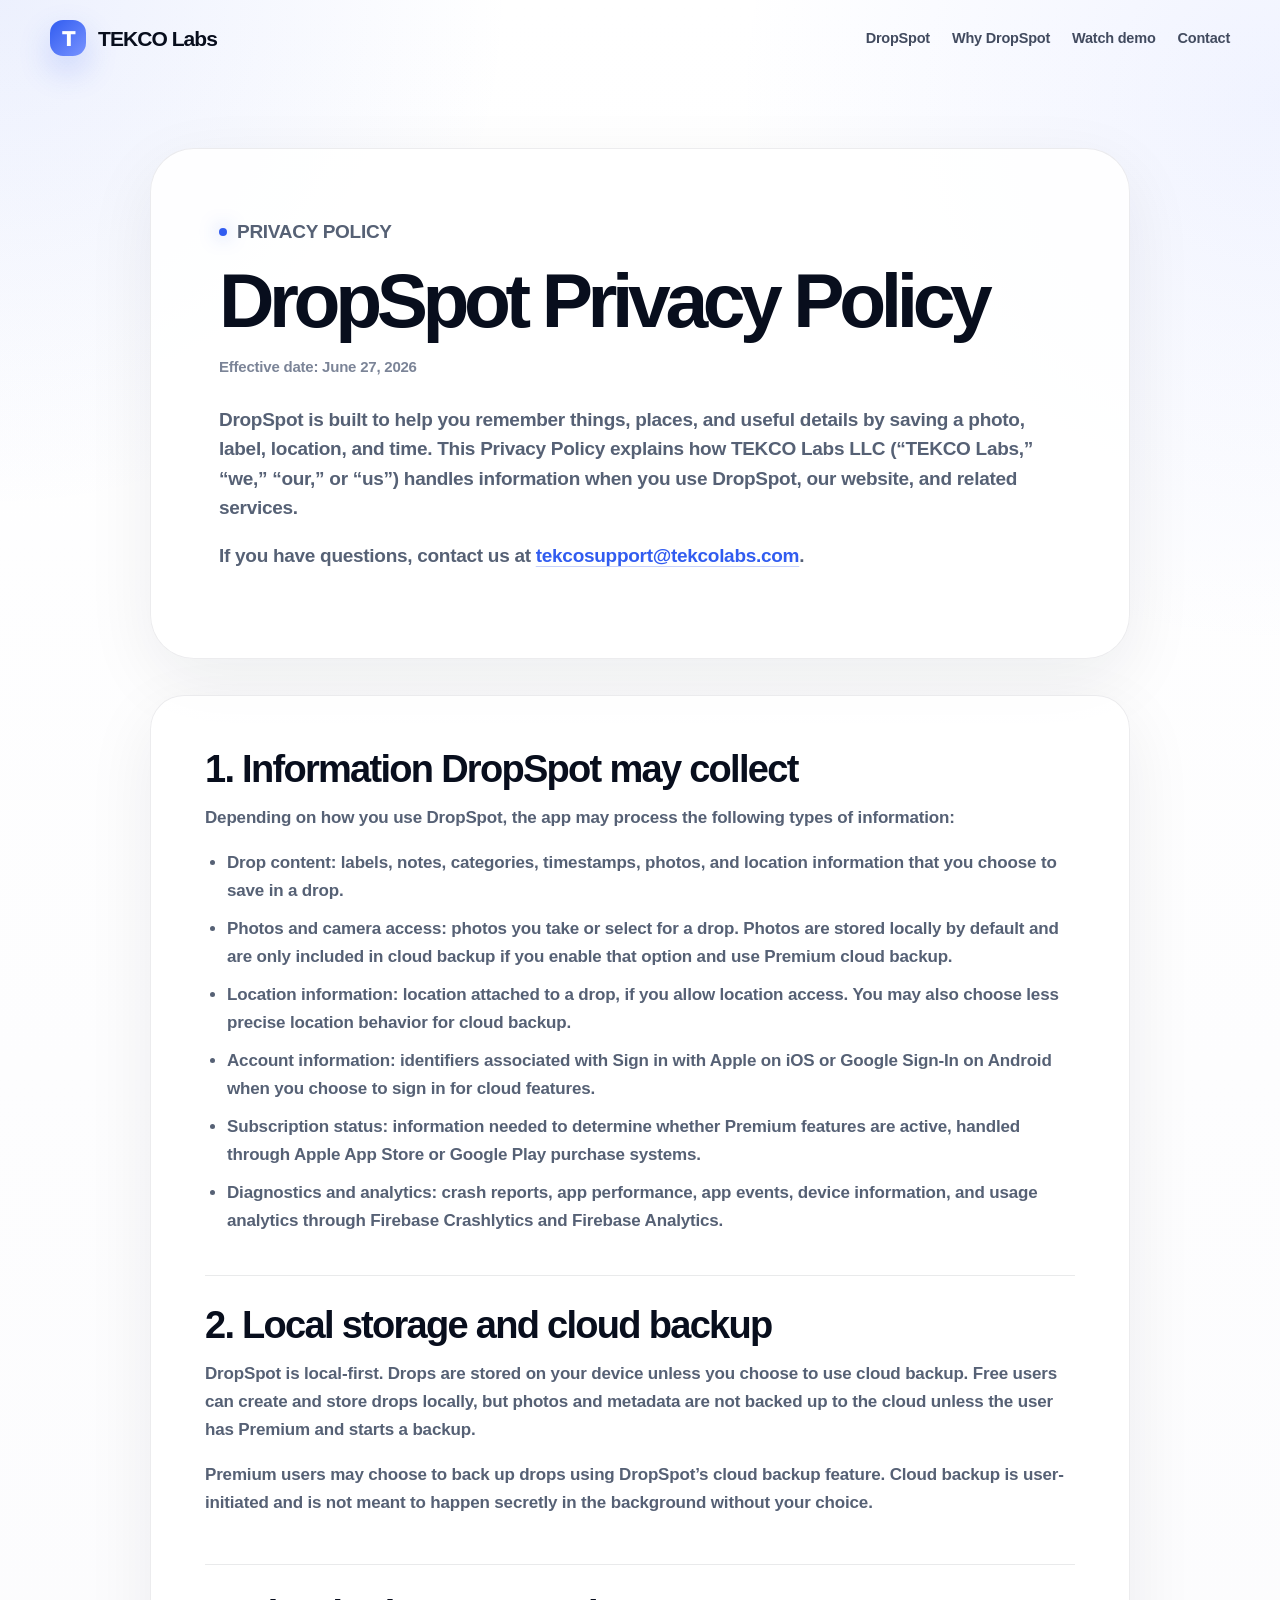
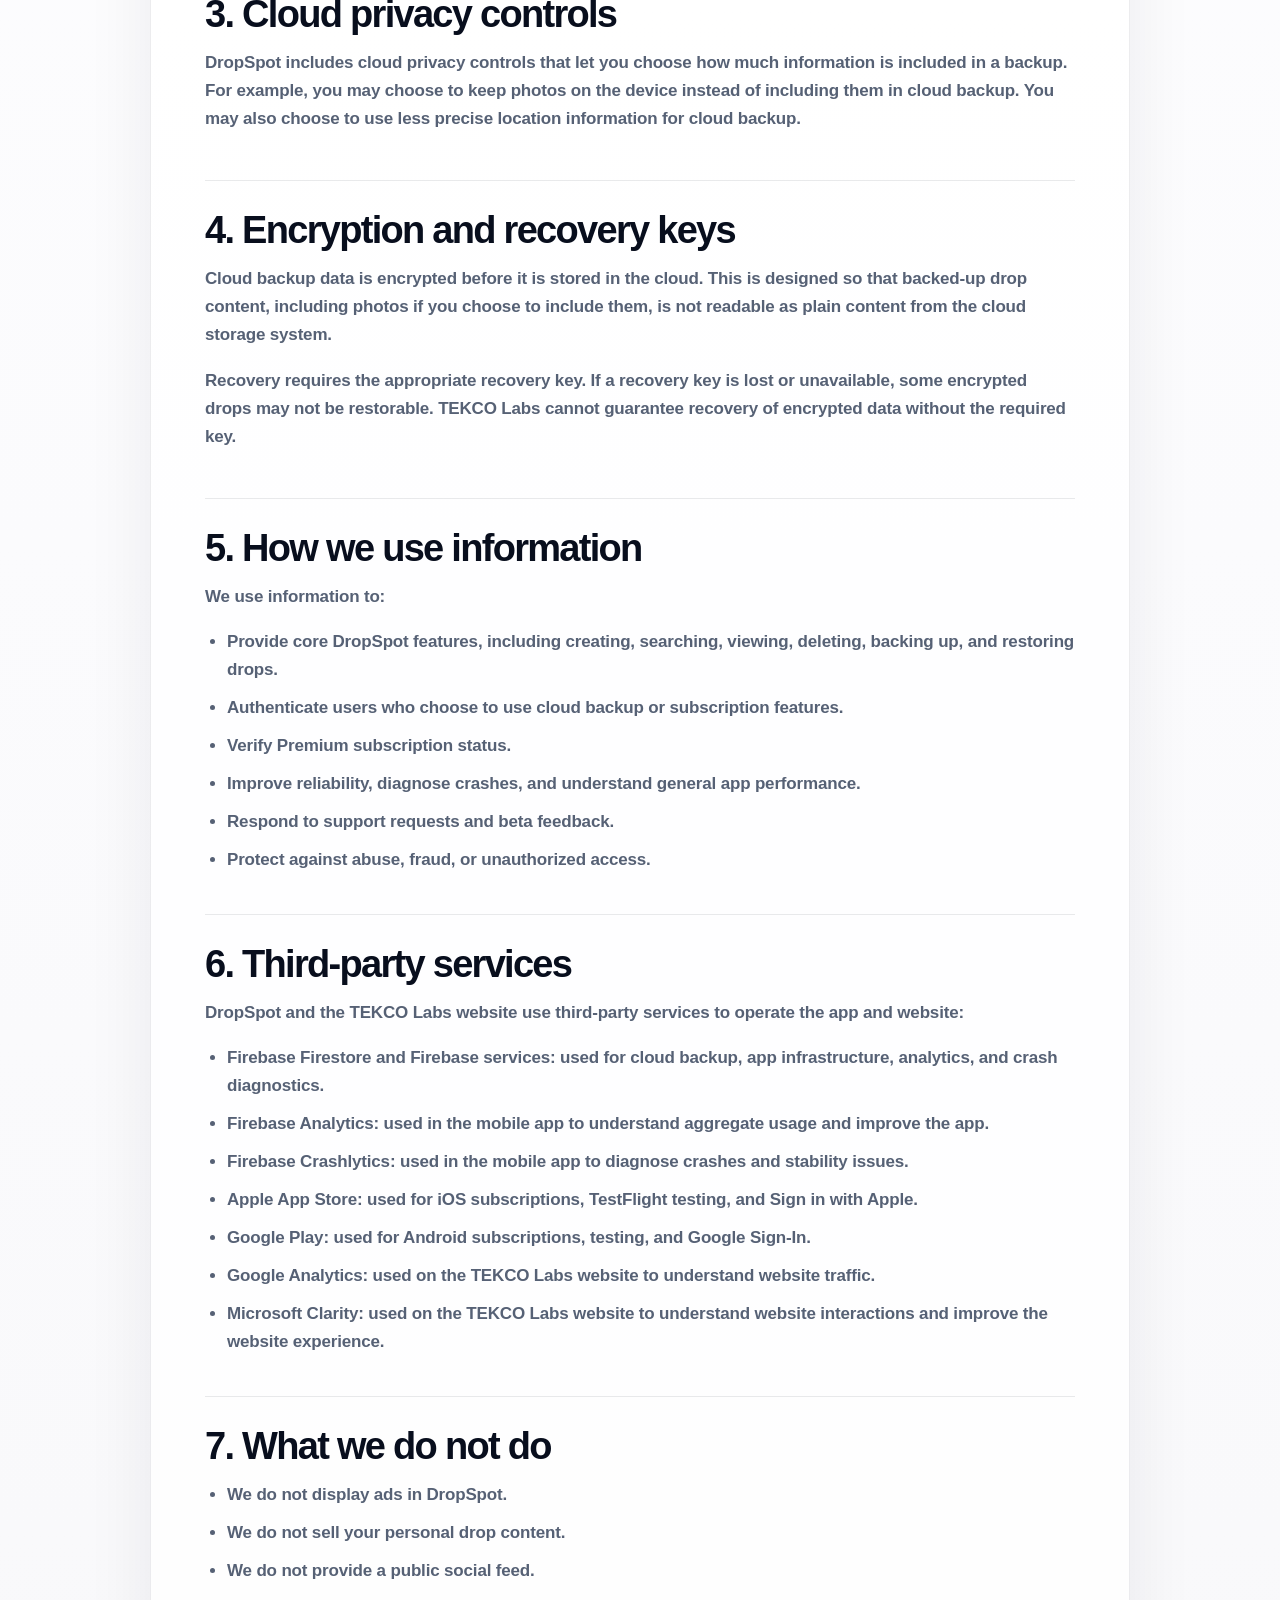
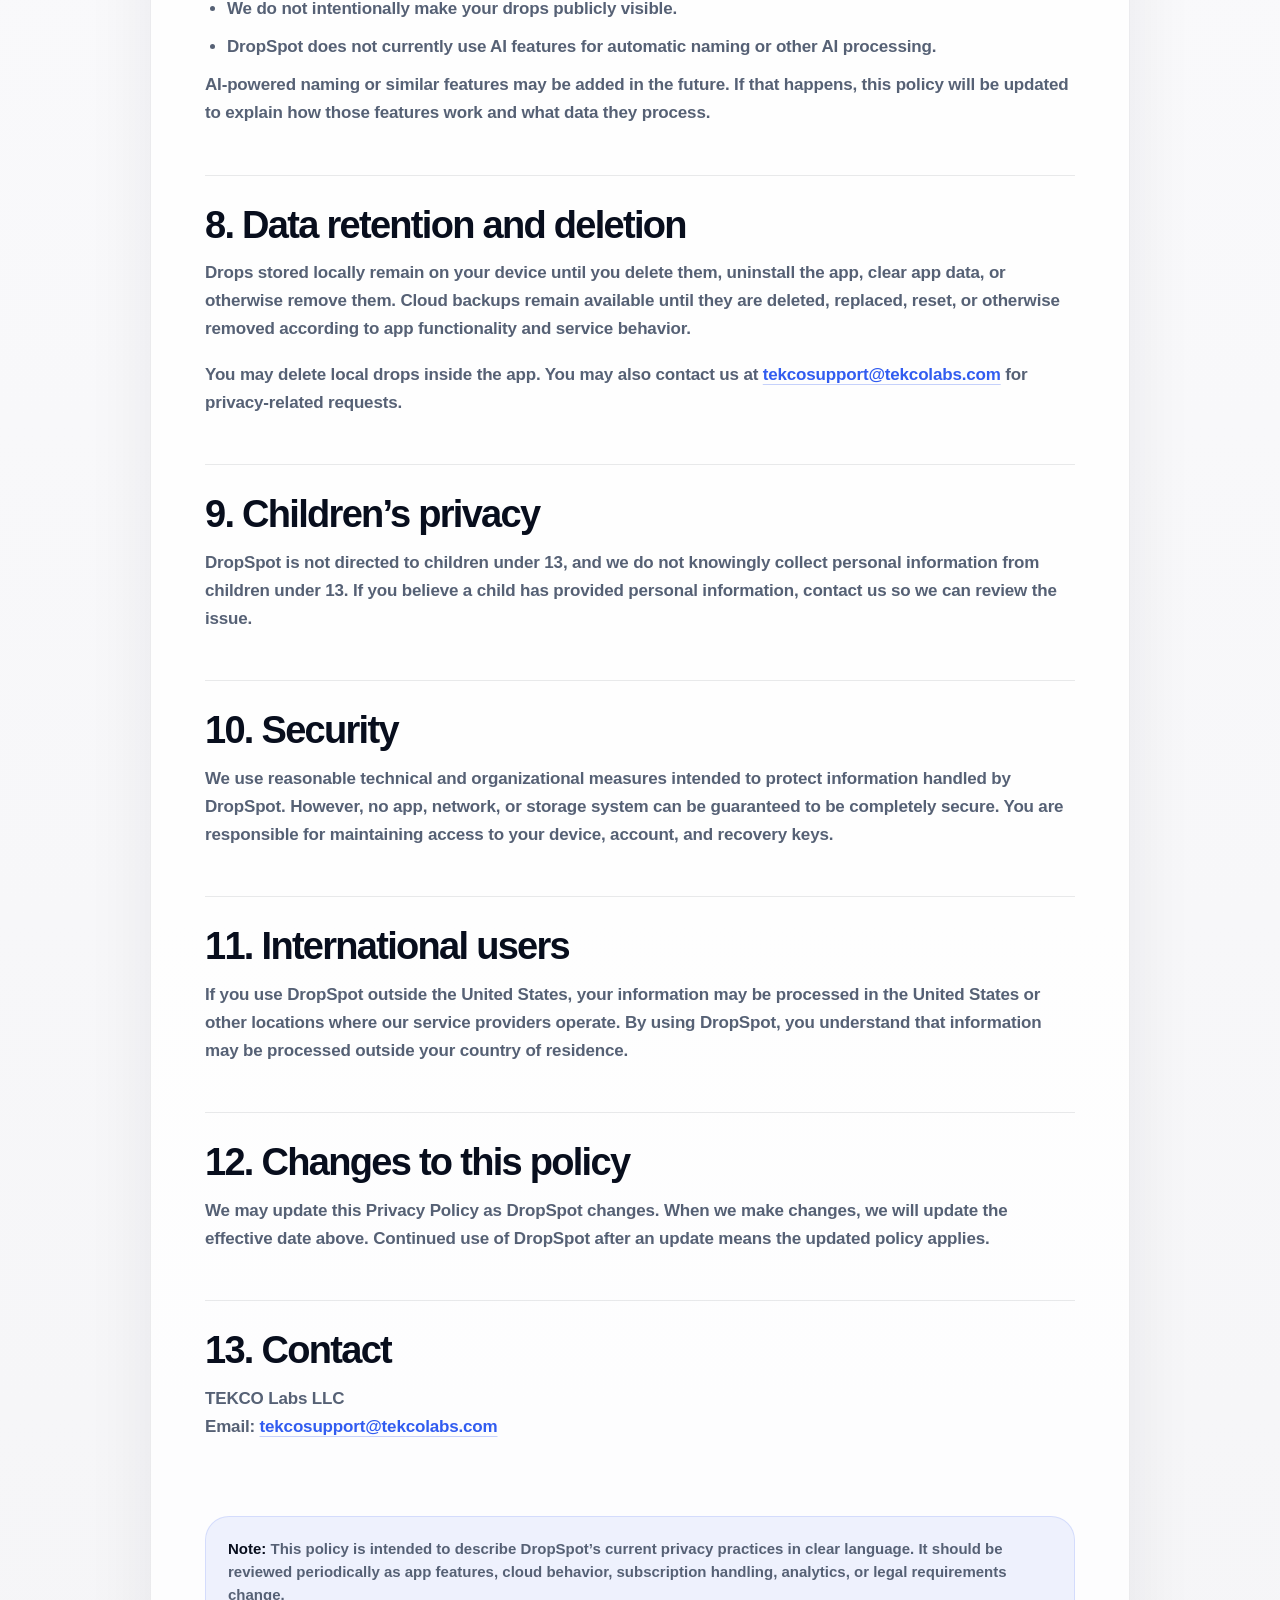
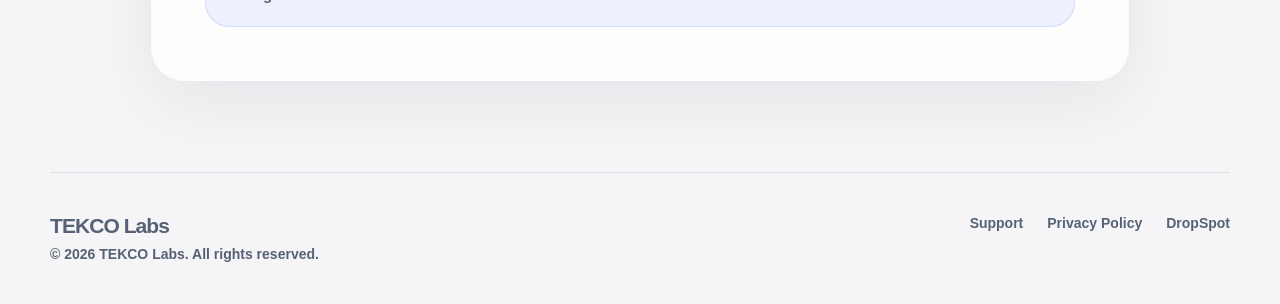
<file: privacy-design.html>
<!DOCTYPE html>
<html lang="en">
<head>
  <meta charset="UTF-8" />
  <meta name="viewport" content="width=device-width, initial-scale=1.0" />
  <title>Privacy Policy | DropSpot by TEKCO Labs</title>
  <meta name="description" content="Privacy Policy for DropSpot by TEKCO Labs." />
  <meta property="og:title" content="DropSpot Privacy Policy" />
  <meta property="og:description" content="How DropSpot handles photos, location, account, cloud backup, analytics, and subscription data." />
  <meta property="og:type" content="website" />
  <meta property="og:url" content="https://tekcolabs.com/privacy.html" />
  <link rel="icon" href="/favicon.ico" sizes="any" />
  <link rel="icon" href="fav/favicon.svg" type="image/svg+xml" />
  <link rel="apple-touch-icon" href="fav/favicon-512.png" />
  <link rel="stylesheet" href="style.css" />
</head>
<body>
  <header class="site-header">
    <a class="brand" href="/" aria-label="TEKCO Labs home">
      <span class="brand-mark">T</span>
      <span>TEKCO Labs</span>
    </a>
    <nav aria-label="Primary navigation">
      <a href="/">DropSpot</a>
      <a href="/#why">Why DropSpot</a>
      <a href="/#demo">Watch demo</a>
      <a href="mailto:tekcosupport@tekcolabs.com">Contact</a>
    </nav>
  </header>

  <main>
    <section class="privacy-hero">
      <p class="eyebrow">Privacy Policy</p>
      <h1>DropSpot Privacy Policy</h1>
      <p class="privacy-updated">Effective date: June 27, 2026</p>
      <p>
        DropSpot is built to help you remember things, places, and useful details by saving a
        photo, label, location, and time. This Privacy Policy explains how TEKCO Labs LLC
        (“TEKCO Labs,” “we,” “our,” or “us”) handles information when you use DropSpot,
        our website, and related services.
      </p>
      <p>
        If you have questions, contact us at
        <a href="mailto:tekcosupport@tekcolabs.com">tekcosupport@tekcolabs.com</a>.
      </p>
    </section>

    <section class="privacy-content">
      <article>
        <h2>1. Information DropSpot may collect</h2>
        <p>Depending on how you use DropSpot, the app may process the following types of information:</p>
        <ul>
          <li><strong>Drop content:</strong> labels, notes, categories, timestamps, photos, and location information that you choose to save in a drop.</li>
          <li><strong>Photos and camera access:</strong> photos you take or select for a drop. Photos are stored locally by default and are only included in cloud backup if you enable that option and use Premium cloud backup.</li>
          <li><strong>Location information:</strong> location attached to a drop, if you allow location access. You may also choose less precise location behavior for cloud backup.</li>
          <li><strong>Account information:</strong> identifiers associated with Sign in with Apple on iOS or Google Sign-In on Android when you choose to sign in for cloud features.</li>
          <li><strong>Subscription status:</strong> information needed to determine whether Premium features are active, handled through Apple App Store or Google Play purchase systems.</li>
          <li><strong>Diagnostics and analytics:</strong> crash reports, app performance, app events, device information, and usage analytics through Firebase Crashlytics and Firebase Analytics.</li>
        </ul>
      </article>

      <article>
        <h2>2. Local storage and cloud backup</h2>
        <p>
          DropSpot is local-first. Drops are stored on your device unless you choose to use cloud backup.
          Free users can create and store drops locally, but photos and metadata are not backed up to the
          cloud unless the user has Premium and starts a backup.
        </p>
        <p>
          Premium users may choose to back up drops using DropSpot’s cloud backup feature. Cloud backup
          is user-initiated and is not meant to happen secretly in the background without your choice.
        </p>
      </article>

      <article>
        <h2>3. Cloud privacy controls</h2>
        <p>
          DropSpot includes cloud privacy controls that let you choose how much information is included
          in a backup. For example, you may choose to keep photos on the device instead of including
          them in cloud backup. You may also choose to use less precise location information for cloud
          backup.
        </p>
      </article>

      <article>
        <h2>4. Encryption and recovery keys</h2>
        <p>
          Cloud backup data is encrypted before it is stored in the cloud. This is designed so that
          backed-up drop content, including photos if you choose to include them, is not readable as plain
          content from the cloud storage system.
        </p>
        <p>
          Recovery requires the appropriate recovery key. If a recovery key is lost or unavailable, some
          encrypted drops may not be restorable. TEKCO Labs cannot guarantee recovery of encrypted data
          without the required key.
        </p>
      </article>

      <article>
        <h2>5. How we use information</h2>
        <p>We use information to:</p>
        <ul>
          <li>Provide core DropSpot features, including creating, searching, viewing, deleting, backing up, and restoring drops.</li>
          <li>Authenticate users who choose to use cloud backup or subscription features.</li>
          <li>Verify Premium subscription status.</li>
          <li>Improve reliability, diagnose crashes, and understand general app performance.</li>
          <li>Respond to support requests and beta feedback.</li>
          <li>Protect against abuse, fraud, or unauthorized access.</li>
        </ul>
      </article>

      <article>
        <h2>6. Third-party services</h2>
        <p>DropSpot and the TEKCO Labs website use third-party services to operate the app and website:</p>
        <ul>
          <li><strong>Firebase Firestore and Firebase services:</strong> used for cloud backup, app infrastructure, analytics, and crash diagnostics.</li>
          <li><strong>Firebase Analytics:</strong> used in the mobile app to understand aggregate usage and improve the app.</li>
          <li><strong>Firebase Crashlytics:</strong> used in the mobile app to diagnose crashes and stability issues.</li>
          <li><strong>Apple App Store:</strong> used for iOS subscriptions, TestFlight testing, and Sign in with Apple.</li>
          <li><strong>Google Play:</strong> used for Android subscriptions, testing, and Google Sign-In.</li>
          <li><strong>Google Analytics:</strong> used on the TEKCO Labs website to understand website traffic.</li>
          <li><strong>Microsoft Clarity:</strong> used on the TEKCO Labs website to understand website interactions and improve the website experience.</li>
        </ul>
      </article>

      <article>
        <h2>7. What we do not do</h2>
        <ul>
          <li>We do not display ads in DropSpot.</li>
          <li>We do not sell your personal drop content.</li>
          <li>We do not provide a public social feed.</li>
          <li>We do not intentionally make your drops publicly visible.</li>
          <li>DropSpot does not currently use AI features for automatic naming or other AI processing.</li>
        </ul>
        <p>
          AI-powered naming or similar features may be added in the future. If that happens, this policy
          will be updated to explain how those features work and what data they process.
        </p>
      </article>

      <article>
        <h2>8. Data retention and deletion</h2>
        <p>
          Drops stored locally remain on your device until you delete them, uninstall the app, clear app
          data, or otherwise remove them. Cloud backups remain available until they are deleted, replaced,
          reset, or otherwise removed according to app functionality and service behavior.
        </p>
        <p>
          You may delete local drops inside the app. You may also contact us at
          <a href="mailto:tekcosupport@tekcolabs.com">tekcosupport@tekcolabs.com</a>
          for privacy-related requests.
        </p>
      </article>

      <article>
        <h2>9. Children’s privacy</h2>
        <p>
          DropSpot is not directed to children under 13, and we do not knowingly collect personal
          information from children under 13. If you believe a child has provided personal information,
          contact us so we can review the issue.
        </p>
      </article>

      <article>
        <h2>10. Security</h2>
        <p>
          We use reasonable technical and organizational measures intended to protect information handled
          by DropSpot. However, no app, network, or storage system can be guaranteed to be completely
          secure. You are responsible for maintaining access to your device, account, and recovery keys.
        </p>
      </article>

      <article>
        <h2>11. International users</h2>
        <p>
          If you use DropSpot outside the United States, your information may be processed in the United
          States or other locations where our service providers operate. By using DropSpot, you understand
          that information may be processed outside your country of residence.
        </p>
      </article>

      <article>
        <h2>12. Changes to this policy</h2>
        <p>
          We may update this Privacy Policy as DropSpot changes. When we make changes, we will update the
          effective date above. Continued use of DropSpot after an update means the updated policy applies.
        </p>
      </article>

      <article>
        <h2>13. Contact</h2>
        <p>
          TEKCO Labs LLC<br />
          Email: <a href="mailto:tekcosupport@tekcolabs.com">tekcosupport@tekcolabs.com</a>
        </p>
      </article>

      <div class="privacy-note">
        <strong>Note:</strong> This policy is intended to describe DropSpot’s current privacy practices in
        clear language. It should be reviewed periodically as app features, cloud behavior, subscription
        handling, analytics, or legal requirements change.
      </div>
    </section>
  </main>

  <footer class="site-footer">
    <div>
      <a class="footer-logo" href="/">TEKCO Labs</a>
      <p>© 2026 TEKCO Labs. All rights reserved.</p>
    </div>
    <div class="footer-links">
      <a href="mailto:tekcosupport@tekcolabs.com">Support</a>
      <a href="privacy.html">Privacy Policy</a>
      <a href="/">DropSpot</a>
    </div>
  </footer>
</body>
</html>
</file>
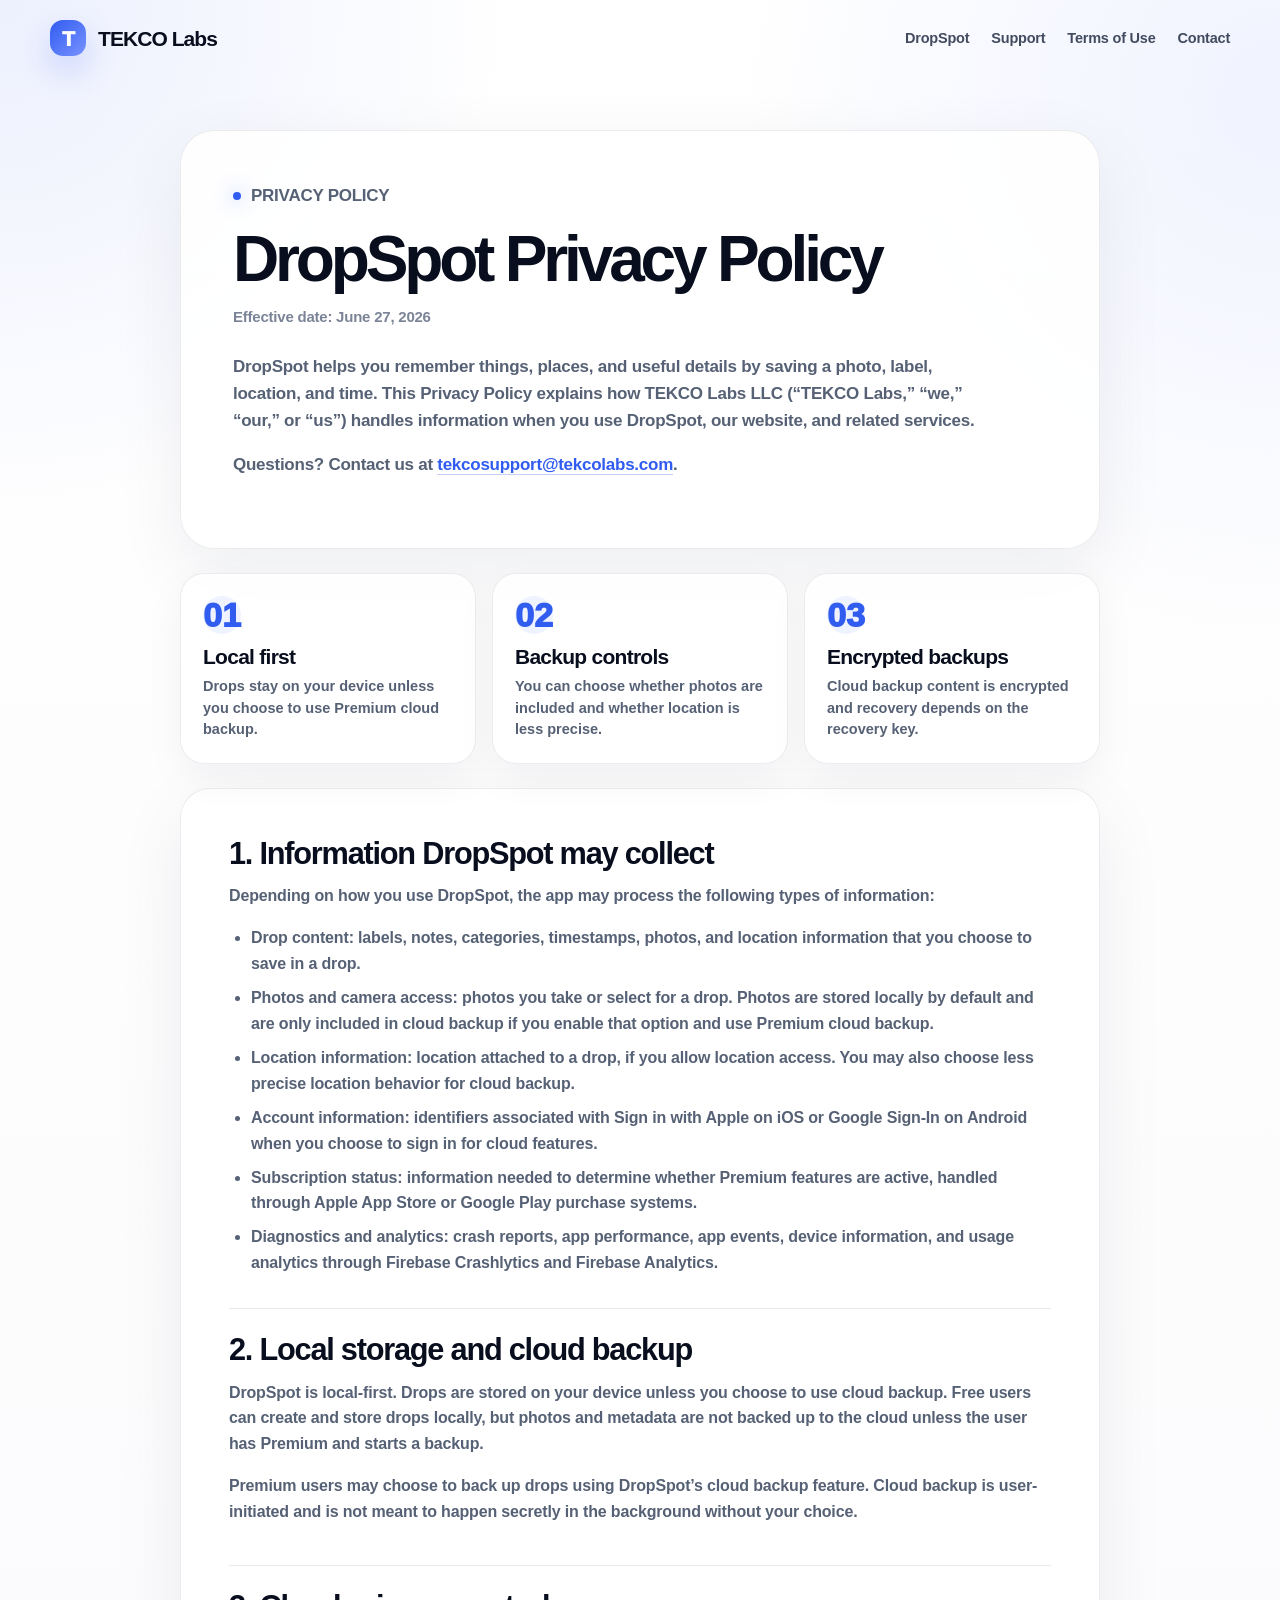
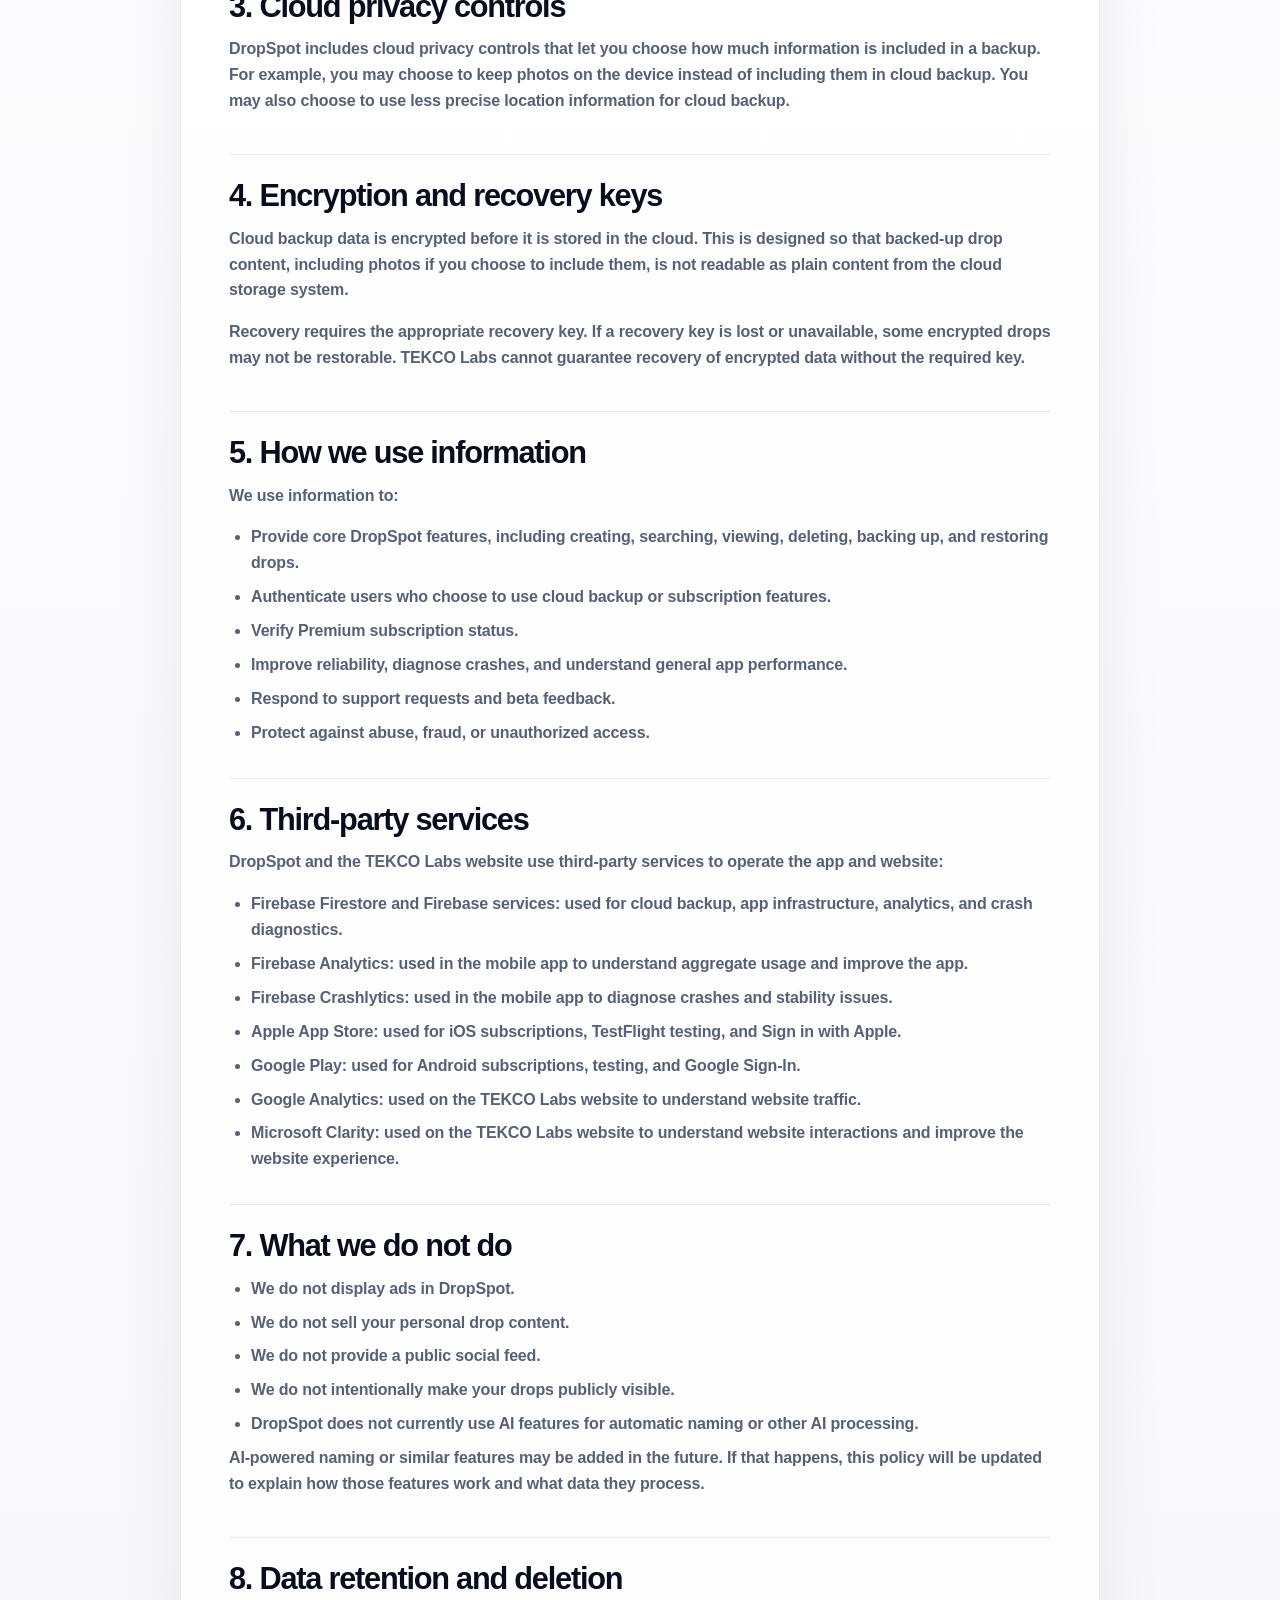
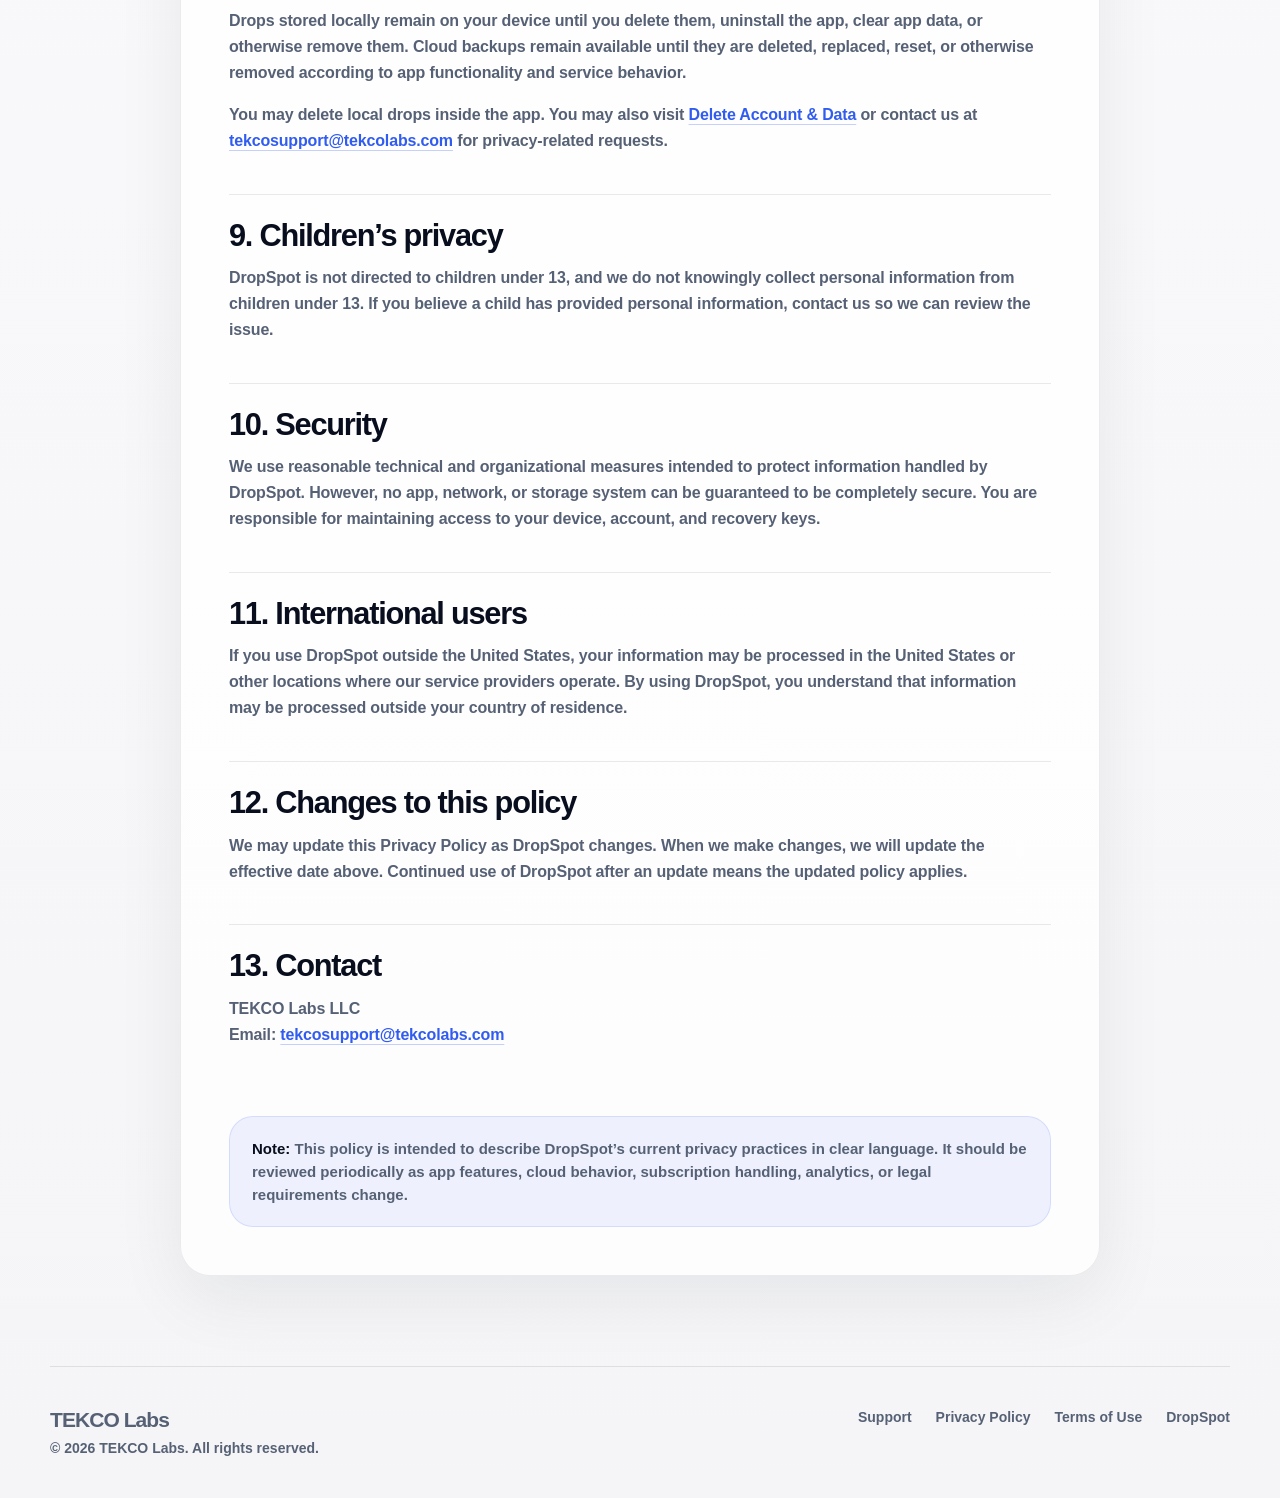
<file: privacy.html>
<!DOCTYPE html>
<html lang="en">
<head>
  <meta charset="UTF-8" />
  <meta name="viewport" content="width=device-width, initial-scale=1.0" />
  <title>Privacy Policy | DropSpot by TEKCO Labs</title>
  <meta name="description" content="Privacy Policy for DropSpot by TEKCO Labs." />
  <meta name="robots" content="noindex, nofollow" />
  <meta property="og:title" content="DropSpot Privacy Policy" />
  <meta property="og:description" content="How DropSpot handles photos, location, account, cloud backup, analytics, and subscription data." />
  <meta property="og:type" content="website" />
  <meta property="og:url" content="https://tekcolabs.com/privacy.html" />
  <link rel="icon" href="/favicon.ico" sizes="any" />
  <link rel="icon" href="fav/favicon.svg" type="image/svg+xml" />
  <link rel="apple-touch-icon" href="fav/favicon-512.png" />
  <link rel="stylesheet" href="style.css" />
</head>
<body>
  <header class="site-header legal-header">
    <a class="brand" href="/" aria-label="TEKCO Labs home">
      <span class="brand-mark">T</span>
      <span>TEKCO Labs</span>
    </a>
    <nav aria-label="Primary navigation">
      <a href="/">DropSpot</a>
      <a href="support.html">Support</a>
      <a href="terms.html">Terms of Use</a>
      <a href="mailto:tekcosupport@tekcolabs.com">Contact</a>
    </nav>
  </header>

  <main class="legal-shell">
    <section class="privacy-hero compact-legal-hero">
      <p class="eyebrow">Privacy Policy</p>
      <h1>DropSpot Privacy Policy</h1>
      <p class="privacy-updated">Effective date: June 27, 2026</p>
      <p>
        DropSpot helps you remember things, places, and useful details by saving a photo,
        label, location, and time. This Privacy Policy explains how TEKCO Labs LLC
        (“TEKCO Labs,” “we,” “our,” or “us”) handles information when you use DropSpot,
        our website, and related services.
      </p>
      <p>
        Questions? Contact us at
        <a href="mailto:tekcosupport@tekcolabs.com">tekcosupport@tekcolabs.com</a>.
      </p>
    </section>

    <section class="privacy-summary-grid" aria-label="Privacy summary">
      <article>
        <span>01</span>
        <h2>Local first</h2>
        <p>Drops stay on your device unless you choose to use Premium cloud backup.</p>
      </article>
      <article>
        <span>02</span>
        <h2>Backup controls</h2>
        <p>You can choose whether photos are included and whether location is less precise.</p>
      </article>
      <article>
        <span>03</span>
        <h2>Encrypted backups</h2>
        <p>Cloud backup content is encrypted and recovery depends on the recovery key.</p>
      </article>
    </section>

    <section class="privacy-content refined-privacy-content">
      <article>
        <h2>1. Information DropSpot may collect</h2>
        <p>Depending on how you use DropSpot, the app may process the following types of information:</p>
        <ul>
          <li><strong>Drop content:</strong> labels, notes, categories, timestamps, photos, and location information that you choose to save in a drop.</li>
          <li><strong>Photos and camera access:</strong> photos you take or select for a drop. Photos are stored locally by default and are only included in cloud backup if you enable that option and use Premium cloud backup.</li>
          <li><strong>Location information:</strong> location attached to a drop, if you allow location access. You may also choose less precise location behavior for cloud backup.</li>
          <li><strong>Account information:</strong> identifiers associated with Sign in with Apple on iOS or Google Sign-In on Android when you choose to sign in for cloud features.</li>
          <li><strong>Subscription status:</strong> information needed to determine whether Premium features are active, handled through Apple App Store or Google Play purchase systems.</li>
          <li><strong>Diagnostics and analytics:</strong> crash reports, app performance, app events, device information, and usage analytics through Firebase Crashlytics and Firebase Analytics.</li>
        </ul>
      </article>

      <article>
        <h2>2. Local storage and cloud backup</h2>
        <p>
          DropSpot is local-first. Drops are stored on your device unless you choose to use cloud backup.
          Free users can create and store drops locally, but photos and metadata are not backed up to the
          cloud unless the user has Premium and starts a backup.
        </p>
        <p>
          Premium users may choose to back up drops using DropSpot’s cloud backup feature. Cloud backup
          is user-initiated and is not meant to happen secretly in the background without your choice.
        </p>
      </article>

      <article>
        <h2>3. Cloud privacy controls</h2>
        <p>
          DropSpot includes cloud privacy controls that let you choose how much information is included
          in a backup. For example, you may choose to keep photos on the device instead of including
          them in cloud backup. You may also choose to use less precise location information for cloud backup.
        </p>
      </article>

      <article>
        <h2>4. Encryption and recovery keys</h2>
        <p>
          Cloud backup data is encrypted before it is stored in the cloud. This is designed so that
          backed-up drop content, including photos if you choose to include them, is not readable as plain
          content from the cloud storage system.
        </p>
        <p>
          Recovery requires the appropriate recovery key. If a recovery key is lost or unavailable, some
          encrypted drops may not be restorable. TEKCO Labs cannot guarantee recovery of encrypted data
          without the required key.
        </p>
      </article>

      <article>
        <h2>5. How we use information</h2>
        <p>We use information to:</p>
        <ul>
          <li>Provide core DropSpot features, including creating, searching, viewing, deleting, backing up, and restoring drops.</li>
          <li>Authenticate users who choose to use cloud backup or subscription features.</li>
          <li>Verify Premium subscription status.</li>
          <li>Improve reliability, diagnose crashes, and understand general app performance.</li>
          <li>Respond to support requests and beta feedback.</li>
          <li>Protect against abuse, fraud, or unauthorized access.</li>
        </ul>
      </article>

      <article>
        <h2>6. Third-party services</h2>
        <p>DropSpot and the TEKCO Labs website use third-party services to operate the app and website:</p>
        <ul>
          <li><strong>Firebase Firestore and Firebase services:</strong> used for cloud backup, app infrastructure, analytics, and crash diagnostics.</li>
          <li><strong>Firebase Analytics:</strong> used in the mobile app to understand aggregate usage and improve the app.</li>
          <li><strong>Firebase Crashlytics:</strong> used in the mobile app to diagnose crashes and stability issues.</li>
          <li><strong>Apple App Store:</strong> used for iOS subscriptions, TestFlight testing, and Sign in with Apple.</li>
          <li><strong>Google Play:</strong> used for Android subscriptions, testing, and Google Sign-In.</li>
          <li><strong>Google Analytics:</strong> used on the TEKCO Labs website to understand website traffic.</li>
          <li><strong>Microsoft Clarity:</strong> used on the TEKCO Labs website to understand website interactions and improve the website experience.</li>
        </ul>
      </article>

      <article>
        <h2>7. What we do not do</h2>
        <ul>
          <li>We do not display ads in DropSpot.</li>
          <li>We do not sell your personal drop content.</li>
          <li>We do not provide a public social feed.</li>
          <li>We do not intentionally make your drops publicly visible.</li>
          <li>DropSpot does not currently use AI features for automatic naming or other AI processing.</li>
        </ul>
        <p>
          AI-powered naming or similar features may be added in the future. If that happens, this policy
          will be updated to explain how those features work and what data they process.
        </p>
      </article>

      <article>
        <h2>8. Data retention and deletion</h2>
        <p>
          Drops stored locally remain on your device until you delete them, uninstall the app, clear app
          data, or otherwise remove them. Cloud backups remain available until they are deleted, replaced,
          reset, or otherwise removed according to app functionality and service behavior.
        </p>
        <p>
          You may delete local drops inside the app. You may also visit
          <a href="delete-account.html">Delete Account &amp; Data</a> or contact us at
          <a href="mailto:tekcosupport@tekcolabs.com">tekcosupport@tekcolabs.com</a>
          for privacy-related requests.
        </p>
      </article>

      <article>
        <h2>9. Children’s privacy</h2>
        <p>
          DropSpot is not directed to children under 13, and we do not knowingly collect personal
          information from children under 13. If you believe a child has provided personal information,
          contact us so we can review the issue.
        </p>
      </article>

      <article>
        <h2>10. Security</h2>
        <p>
          We use reasonable technical and organizational measures intended to protect information handled
          by DropSpot. However, no app, network, or storage system can be guaranteed to be completely
          secure. You are responsible for maintaining access to your device, account, and recovery keys.
        </p>
      </article>

      <article>
        <h2>11. International users</h2>
        <p>
          If you use DropSpot outside the United States, your information may be processed in the United
          States or other locations where our service providers operate. By using DropSpot, you understand
          that information may be processed outside your country of residence.
        </p>
      </article>

      <article>
        <h2>12. Changes to this policy</h2>
        <p>
          We may update this Privacy Policy as DropSpot changes. When we make changes, we will update the
          effective date above. Continued use of DropSpot after an update means the updated policy applies.
        </p>
      </article>

      <article>
        <h2>13. Contact</h2>
        <p>
          TEKCO Labs LLC<br />
          Email: <a href="mailto:tekcosupport@tekcolabs.com">tekcosupport@tekcolabs.com</a>
        </p>
      </article>

      <div class="privacy-note">
        <strong>Note:</strong> This policy is intended to describe DropSpot’s current privacy practices in
        clear language. It should be reviewed periodically as app features, cloud behavior, subscription
        handling, analytics, or legal requirements change.
      </div>
    </section>
  </main>

  <footer class="site-footer">
    <div>
      <a class="footer-logo" href="/">TEKCO Labs</a>
      <p>© 2026 TEKCO Labs. All rights reserved.</p>
    </div>
    <div class="footer-links">
      <a href="support.html">Support</a>
      <a href="privacy.html">Privacy Policy</a>
      <a href="terms.html">Terms of Use</a>
      <a href="/">DropSpot</a>
    </div>
  </footer>
</body>
</html>
</file>
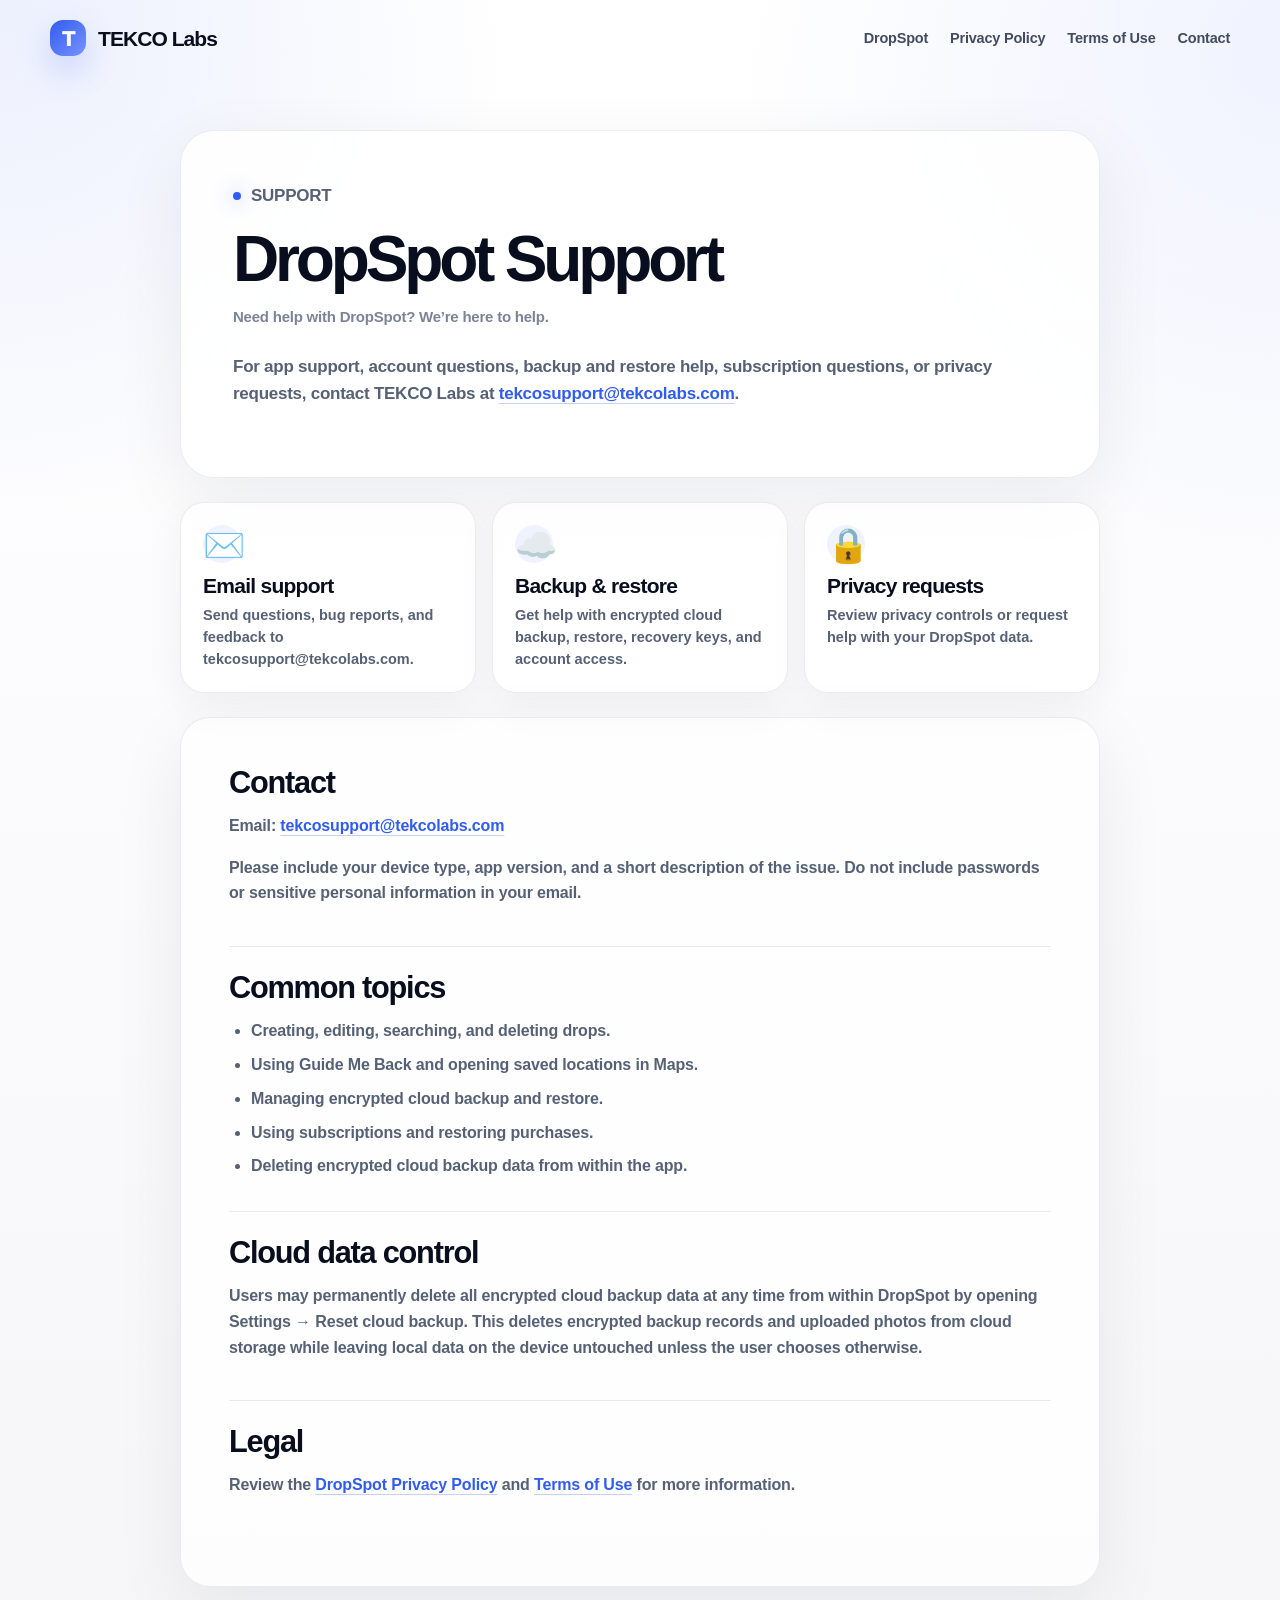
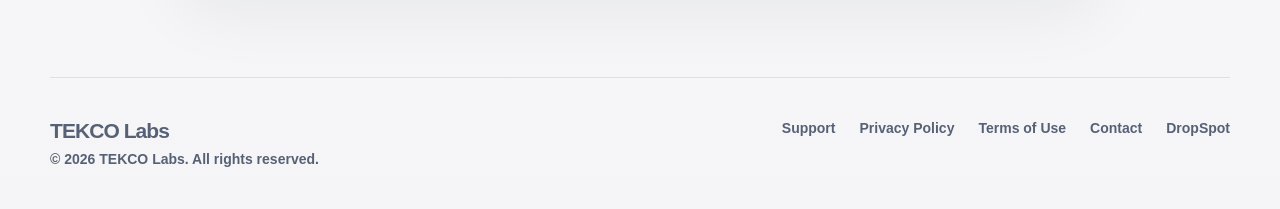
<file: support.html>
<!DOCTYPE html>
<html lang="en">
<head>
  <meta charset="UTF-8" />
  <meta name="viewport" content="width=device-width, initial-scale=1.0" />
  <title>Support | DropSpot by TEKCO Labs</title>
  <meta name="description" content="Support resources for DropSpot by TEKCO Labs." />
  <meta property="og:title" content="DropSpot Support" />
  <meta property="og:description" content="Get help with DropSpot, cloud backup, restore, subscriptions, privacy, and account questions." />
  <meta property="og:type" content="website" />
  <meta property="og:url" content="https://tekcolabs.com/support.html" />
  <link rel="icon" href="/favicon.ico" sizes="any" />
  <link rel="icon" href="fav/favicon.svg" type="image/svg+xml" />
  <link rel="apple-touch-icon" href="fav/favicon-512.png" />
  <link rel="stylesheet" href="style.css" />
</head>
<body>
  <header class="site-header legal-header">
    <a class="brand" href="/" aria-label="TEKCO Labs home">
      <span class="brand-mark">T</span>
      <span>TEKCO Labs</span>
    </a>
    <nav aria-label="Primary navigation">
      <a href="/">DropSpot</a>
      <a href="privacy.html">Privacy Policy</a>
      <a href="terms.html">Terms of Use</a>
      <a href="mailto:tekcosupport@tekcolabs.com">Contact</a>
    </nav>
  </header>

  <main class="legal-shell">
    <section class="privacy-hero compact-legal-hero">
      <p class="eyebrow">Support</p>
      <h1>DropSpot Support</h1>
      <p class="privacy-updated">Need help with DropSpot? We’re here to help.</p>
      <p>
        For app support, account questions, backup and restore help, subscription questions,
        or privacy requests, contact TEKCO Labs at
        <a href="mailto:tekcosupport@tekcolabs.com">tekcosupport@tekcolabs.com</a>.
      </p>
    </section>

    <section class="privacy-summary-grid" aria-label="Support options">
      <article>
        <span>✉️</span>
        <h2>Email support</h2>
        <p>Send questions, bug reports, and feedback to tekcosupport@tekcolabs.com.</p>
      </article>
      <article>
        <span>☁️</span>
        <h2>Backup & restore</h2>
        <p>Get help with encrypted cloud backup, restore, recovery keys, and account access.</p>
      </article>
      <article>
        <span>🔒</span>
        <h2>Privacy requests</h2>
        <p>Review privacy controls or request help with your DropSpot data.</p>
      </article>
    </section>

    <section class="privacy-content refined-privacy-content">
      <article>
        <h2>Contact</h2>
        <p>
          Email: <a href="mailto:tekcosupport@tekcolabs.com">tekcosupport@tekcolabs.com</a>
        </p>
        <p>
          Please include your device type, app version, and a short description of the issue.
          Do not include passwords or sensitive personal information in your email.
        </p>
      </article>

      <article>
        <h2>Common topics</h2>
        <ul>
          <li>Creating, editing, searching, and deleting drops.</li>
          <li>Using Guide Me Back and opening saved locations in Maps.</li>
          <li>Managing encrypted cloud backup and restore.</li>
          <li>Using subscriptions and restoring purchases.</li>
          <li>Deleting encrypted cloud backup data from within the app.</li>
        </ul>
      </article>

      <article>
        <h2>Cloud data control</h2>
        <p>
          Users may permanently delete all encrypted cloud backup data at any time from within
          DropSpot by opening Settings → Reset cloud backup. This deletes encrypted backup records
          and uploaded photos from cloud storage while leaving local data on the device untouched
          unless the user chooses otherwise.
        </p>
      </article>

      <article>
        <h2>Legal</h2>
        <p>
          Review the <a href="privacy.html">DropSpot Privacy Policy</a> and
          <a href="terms.html">Terms of Use</a> for more information.
        </p>
      </article>
    </section>
  </main>

  <footer class="site-footer">
    <div>
      <a class="footer-logo" href="/">TEKCO Labs</a>
      <p>© 2026 TEKCO Labs. All rights reserved.</p>
    </div>
    <div class="footer-links">
      <a href="support.html">Support</a>
      <a href="privacy.html">Privacy Policy</a>
      <a href="terms.html">Terms of Use</a>
      <a href="mailto:tekcosupport@tekcolabs.com">Contact</a>
      <a href="/">DropSpot</a>
    </div>
  </footer>
</body>
</html>
</file>
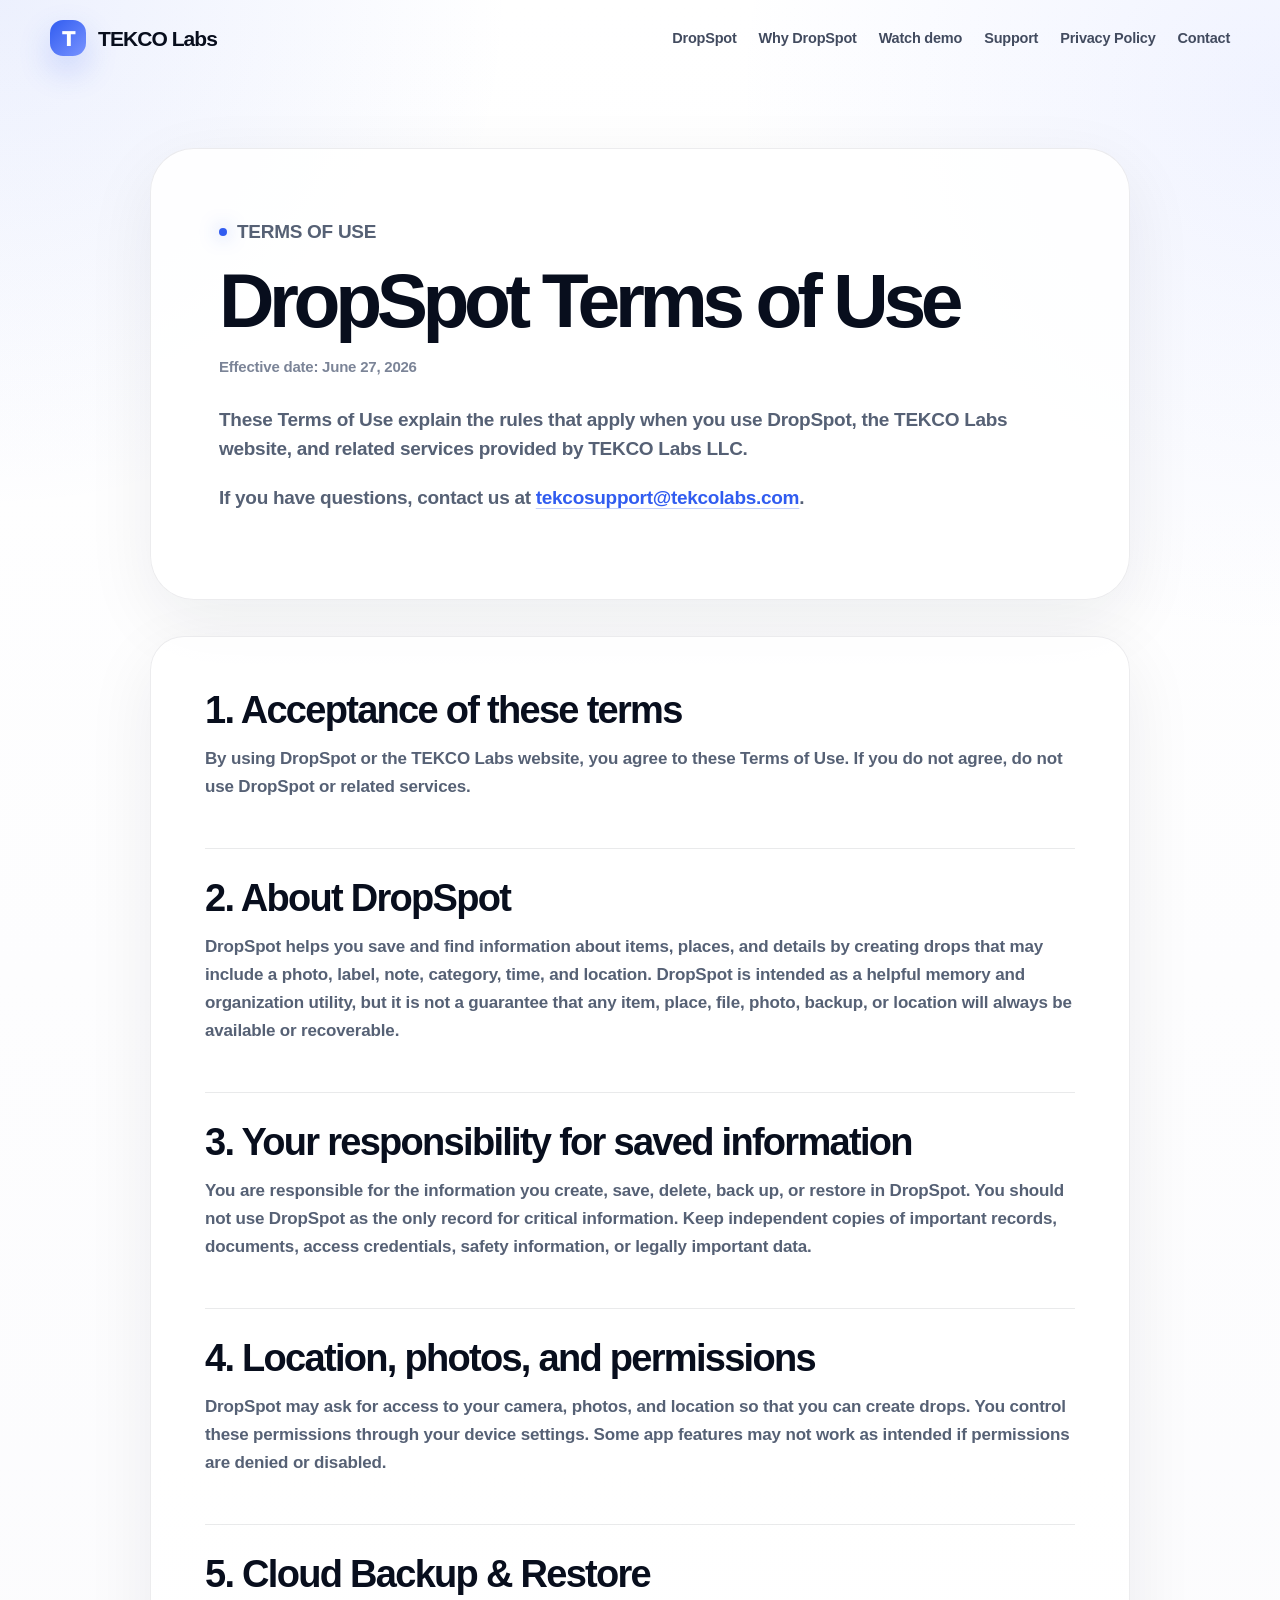
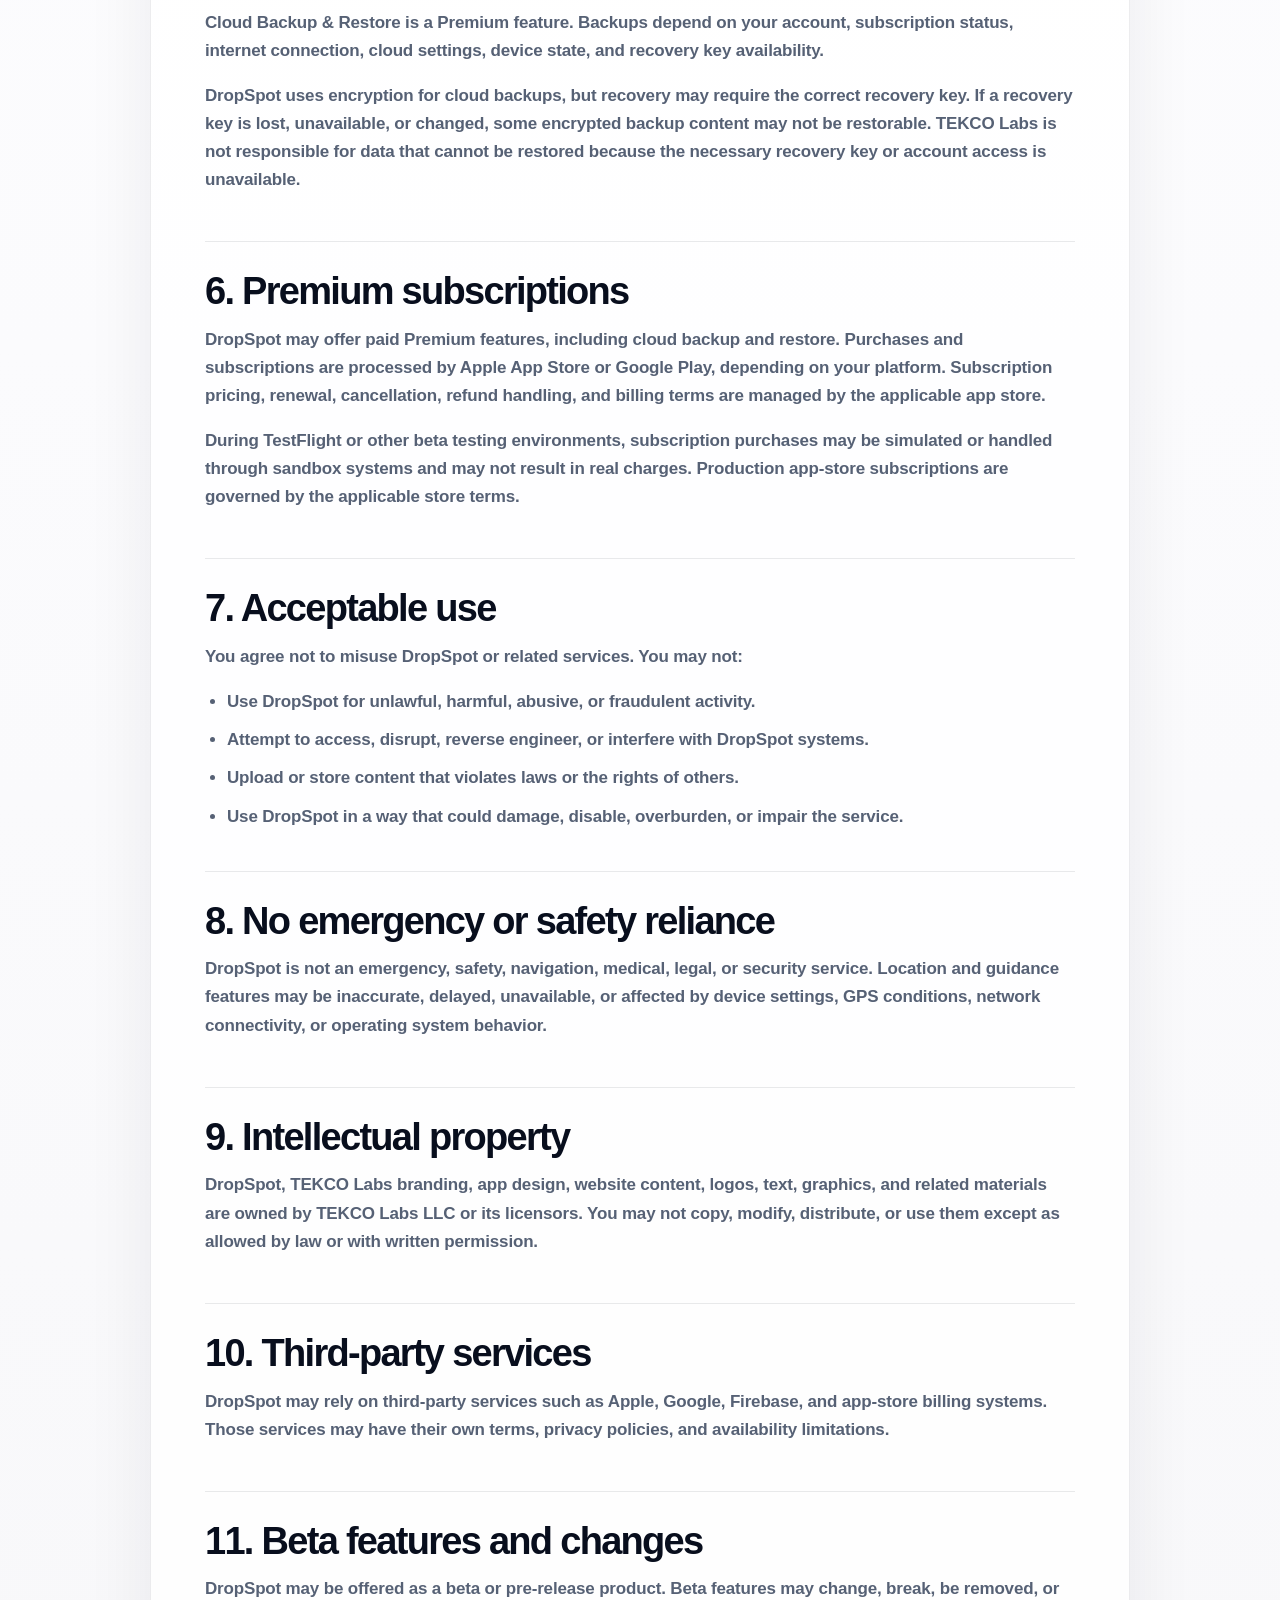
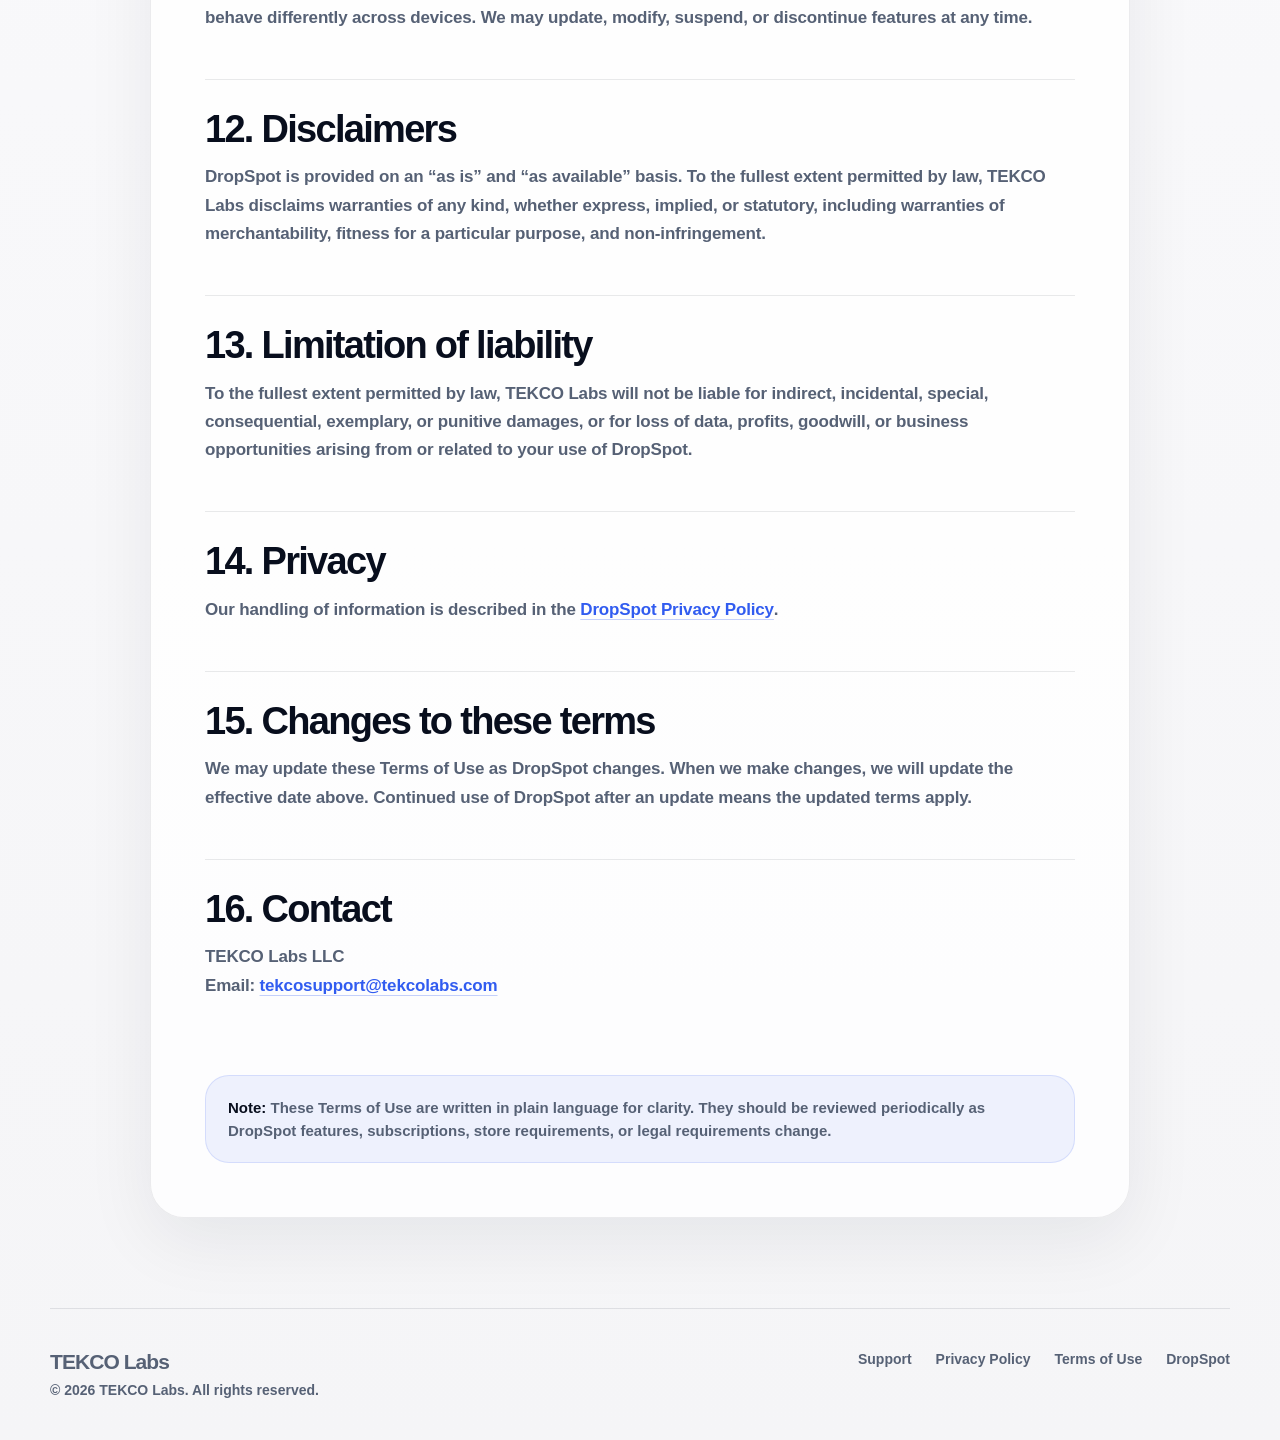
<file: terms.html>
<!DOCTYPE html>
<html lang="en">
<head>
  <meta charset="UTF-8" />
  <meta name="viewport" content="width=device-width, initial-scale=1.0" />
  <title>Terms of Use | DropSpot by TEKCO Labs</title>
  <meta name="description" content="Terms of Use for DropSpot by TEKCO Labs." />
  <meta property="og:title" content="DropSpot Terms of Use" />
  <meta property="og:description" content="Terms that apply when using DropSpot, the TEKCO Labs website, and related services." />
  <meta property="og:type" content="website" />
  <meta property="og:url" content="https://tekcolabs.com/terms.html" />
  <link rel="icon" href="/favicon.ico" sizes="any" />
  <link rel="icon" href="fav/favicon.svg" type="image/svg+xml" />
  <link rel="apple-touch-icon" href="fav/favicon-512.png" />
  <link rel="stylesheet" href="style.css" />
</head>
<body>
  <header class="site-header">
    <a class="brand" href="/" aria-label="TEKCO Labs home">
      <span class="brand-mark">T</span>
      <span>TEKCO Labs</span>
    </a>
    <nav aria-label="Primary navigation">
      <a href="/">DropSpot</a>
      <a href="/#why">Why DropSpot</a>
      <a href="/#demo">Watch demo</a>
      <a href="support.html">Support</a>
      <a href="privacy.html">Privacy Policy</a>
      <a href="mailto:tekcosupport@tekcolabs.com">Contact</a>
    </nav>
  </header>

  <main>
    <section class="privacy-hero">
      <p class="eyebrow">Terms of Use</p>
      <h1>DropSpot Terms of Use</h1>
      <p class="privacy-updated">Effective date: June 27, 2026</p>
      <p>
        These Terms of Use explain the rules that apply when you use DropSpot, the TEKCO Labs
        website, and related services provided by TEKCO Labs LLC.
      </p>
      <p>
        If you have questions, contact us at
        <a href="mailto:tekcosupport@tekcolabs.com">tekcosupport@tekcolabs.com</a>.
      </p>
    </section>

    <section class="privacy-content">
      <article>
        <h2>1. Acceptance of these terms</h2>
        <p>
          By using DropSpot or the TEKCO Labs website, you agree to these Terms of Use. If you do
          not agree, do not use DropSpot or related services.
        </p>
      </article>

      <article>
        <h2>2. About DropSpot</h2>
        <p>
          DropSpot helps you save and find information about items, places, and details by creating
          drops that may include a photo, label, note, category, time, and location. DropSpot is intended
          as a helpful memory and organization utility, but it is not a guarantee that any item, place,
          file, photo, backup, or location will always be available or recoverable.
        </p>
      </article>

      <article>
        <h2>3. Your responsibility for saved information</h2>
        <p>
          You are responsible for the information you create, save, delete, back up, or restore in DropSpot.
          You should not use DropSpot as the only record for critical information. Keep independent copies
          of important records, documents, access credentials, safety information, or legally important data.
        </p>
      </article>

      <article>
        <h2>4. Location, photos, and permissions</h2>
        <p>
          DropSpot may ask for access to your camera, photos, and location so that you can create drops.
          You control these permissions through your device settings. Some app features may not work as
          intended if permissions are denied or disabled.
        </p>
      </article>

      <article>
        <h2>5. Cloud Backup & Restore</h2>
        <p>
          Cloud Backup & Restore is a Premium feature. Backups depend on your account, subscription status,
          internet connection, cloud settings, device state, and recovery key availability.
        </p>
        <p>
          DropSpot uses encryption for cloud backups, but recovery may require the correct recovery key.
          If a recovery key is lost, unavailable, or changed, some encrypted backup content may not be
          restorable. TEKCO Labs is not responsible for data that cannot be restored because the necessary
          recovery key or account access is unavailable.
        </p>
      </article>

      <article>
        <h2>6. Premium subscriptions</h2>
        <p>
          DropSpot may offer paid Premium features, including cloud backup and restore. Purchases and
          subscriptions are processed by Apple App Store or Google Play, depending on your platform.
          Subscription pricing, renewal, cancellation, refund handling, and billing terms are managed by
          the applicable app store.
        </p>
        <p>
          During TestFlight or other beta testing environments, subscription purchases may be simulated
          or handled through sandbox systems and may not result in real charges. Production app-store
          subscriptions are governed by the applicable store terms.
        </p>
      </article>

      <article>
        <h2>7. Acceptable use</h2>
        <p>You agree not to misuse DropSpot or related services. You may not:</p>
        <ul>
          <li>Use DropSpot for unlawful, harmful, abusive, or fraudulent activity.</li>
          <li>Attempt to access, disrupt, reverse engineer, or interfere with DropSpot systems.</li>
          <li>Upload or store content that violates laws or the rights of others.</li>
          <li>Use DropSpot in a way that could damage, disable, overburden, or impair the service.</li>
        </ul>
      </article>

      <article>
        <h2>8. No emergency or safety reliance</h2>
        <p>
          DropSpot is not an emergency, safety, navigation, medical, legal, or security service. Location
          and guidance features may be inaccurate, delayed, unavailable, or affected by device settings,
          GPS conditions, network connectivity, or operating system behavior.
        </p>
      </article>

      <article>
        <h2>9. Intellectual property</h2>
        <p>
          DropSpot, TEKCO Labs branding, app design, website content, logos, text, graphics, and related
          materials are owned by TEKCO Labs LLC or its licensors. You may not copy, modify, distribute,
          or use them except as allowed by law or with written permission.
        </p>
      </article>

      <article>
        <h2>10. Third-party services</h2>
        <p>
          DropSpot may rely on third-party services such as Apple, Google, Firebase, and app-store billing
          systems. Those services may have their own terms, privacy policies, and availability limitations.
        </p>
      </article>

      <article>
        <h2>11. Beta features and changes</h2>
        <p>
          DropSpot may be offered as a beta or pre-release product. Beta features may change, break, be
          removed, or behave differently across devices. We may update, modify, suspend, or discontinue
          features at any time.
        </p>
      </article>

      <article>
        <h2>12. Disclaimers</h2>
        <p>
          DropSpot is provided on an “as is” and “as available” basis. To the fullest extent permitted by
          law, TEKCO Labs disclaims warranties of any kind, whether express, implied, or statutory, including
          warranties of merchantability, fitness for a particular purpose, and non-infringement.
        </p>
      </article>

      <article>
        <h2>13. Limitation of liability</h2>
        <p>
          To the fullest extent permitted by law, TEKCO Labs will not be liable for indirect, incidental,
          special, consequential, exemplary, or punitive damages, or for loss of data, profits, goodwill,
          or business opportunities arising from or related to your use of DropSpot.
        </p>
      </article>

      <article>
        <h2>14. Privacy</h2>
        <p>
          Our handling of information is described in the
          <a href="privacy.html">DropSpot Privacy Policy</a>.
        </p>
      </article>

      <article>
        <h2>15. Changes to these terms</h2>
        <p>
          We may update these Terms of Use as DropSpot changes. When we make changes, we will update the
          effective date above. Continued use of DropSpot after an update means the updated terms apply.
        </p>
      </article>

      <article>
        <h2>16. Contact</h2>
        <p>
          TEKCO Labs LLC<br />
          Email: <a href="mailto:tekcosupport@tekcolabs.com">tekcosupport@tekcolabs.com</a>
        </p>
      </article>

      <div class="privacy-note">
        <strong>Note:</strong> These Terms of Use are written in plain language for clarity. They should be
        reviewed periodically as DropSpot features, subscriptions, store requirements, or legal requirements change.
      </div>
    </section>
  </main>

  <footer class="site-footer">
    <div>
      <a class="footer-logo" href="/">TEKCO Labs</a>
      <p>© 2026 TEKCO Labs. All rights reserved.</p>
    </div>
    <div class="footer-links">
      <a href="support.html">Support</a>
      <a href="privacy.html">Privacy Policy</a>
      <a href="terms.html">Terms of Use</a>
      <a href="/">DropSpot</a>
    </div>
  </footer>
</body>
</html>
</file>
<file: style.css>
* { box-sizing: border-box; }

:root {
  --bg: #f5f5f7;
  --paper: #ffffff;
  --ink: #080e1d;
  --muted: #566175;
  --muted-2: #7b8497;
  --line: rgba(15, 23, 42, 0.10);
  --blue: #315cf0;
  --blue-2: #7893ff;
  --blue-soft: #eef3ff;
  --shadow: 0 22px 70px rgba(15, 23, 42, 0.07);
  --shadow-strong: 0 38px 120px rgba(15, 23, 42, 0.15);
  --radius: 44px;
}

html { scroll-behavior: smooth; }
body {
  margin: 0;
  min-height: 100vh;
  font-family: -apple-system, BlinkMacSystemFont, "SF Pro Display", "Inter", "Segoe UI", sans-serif;
  color: var(--ink);
  background:
    radial-gradient(circle at 0% 0%, rgba(49, 92, 240, 0.09), transparent 32rem),
    radial-gradient(circle at 100% 2%, rgba(111, 139, 255, 0.10), transparent 34rem),
    linear-gradient(180deg, #ffffff 0%, #fbfbfd 42%, #f5f5f7 100%);
  -webkit-font-smoothing: antialiased;
  text-rendering: optimizeLegibility;
  overflow-x: hidden;
}
a { color: inherit; text-decoration: none; }
img { display: block; max-width: 100%; }
h1, h2, h3, p { margin-top: 0; }

.site-header {
  width: min(1180px, calc(100% - 48px));
  height: 76px;
  margin: 0 auto;
  display: flex;
  align-items: center;
  justify-content: space-between;
  position: relative;
  z-index: 10;
}
.brand, .footer-logo {
  display: inline-flex;
  align-items: center;
  gap: 12px;
  font-size: 21px;
  line-height: 1;
  font-weight: 900;
  letter-spacing: -0.045em;
}
.brand-mark {
  width: 36px;
  height: 36px;
  border-radius: 13px;
  display: inline-grid;
  place-items: center;
  color: white;
  background: linear-gradient(135deg, var(--blue), var(--blue-2));
  box-shadow: 0 14px 32px rgba(49,92,240,.22);
  font-weight: 950;
}
nav { display: flex; gap: 26px; align-items: center; font-size: 14px; color: #555f72; font-weight: 760; }
nav a:hover, .footer-links a:hover { color: var(--ink); }

.hero {
  width: min(1180px, calc(100% - 48px));
  min-height: calc(100vh - 76px);
  margin: 0 auto 82px;
  display: grid;
  grid-template-columns: minmax(0, 1fr) minmax(350px, .74fr);
  align-items: center;
  gap: clamp(46px, 6vw, 92px);
}
.eyebrow {
  display: inline-flex;
  align-items: center;
  gap: 10px;
  margin: 0 0 22px;
  color: var(--blue);
  font-size: 13px;
  font-weight: 900;
  letter-spacing: .14em;
  line-height: 1;
  text-transform: uppercase;
}
.eyebrow::before {
  content: "";
  width: 8px;
  height: 8px;
  border-radius: 50%;
  background: var(--blue);
  box-shadow: 0 0 18px rgba(49,92,240,.55);
}
h1 {
  max-width: 770px;
  margin-bottom: 30px;
  font-size: clamp(62px, 7vw, 108px);
  line-height: .91;
  letter-spacing: -.08em;
  color: var(--ink);
}
.hero-subtitle {
  max-width: 590px;
  margin: 0;
  font-size: clamp(23px, 2.05vw, 31px);
  line-height: 1.25;
  font-weight: 650;
  letter-spacing: -.03em;
  color: #4b5565;
}
.hero-actions,
.final-actions {
  margin-top: 36px;
  display: flex;
  align-items: center;
  gap: 22px;
  flex-wrap: wrap;
}
.primary-button, .secondary-button {
  min-height: 56px;
  padding: 0 28px;
  display: inline-flex;
  align-items: center;
  justify-content: center;
  border-radius: 999px;
  font-weight: 860;
  font-size: 16px;
  letter-spacing: -.01em;
  transition: transform .2s ease, box-shadow .2s ease, border-color .2s ease, background .2s ease;
}
.primary-button {
  background: #0b1020;
  color: white;
  box-shadow: 0 18px 44px rgba(11,16,32,.18);
}
.primary-button::after { content: "→"; margin-left: 10px; }
.secondary-button {
  background: rgba(255,255,255,.84);
  color: var(--ink);
  border: 1px solid var(--line);
  box-shadow: 0 14px 38px rgba(15,23,42,.06);
}
.primary-button:hover, .secondary-button:hover, .text-link:hover, .store-badge-link:hover { transform: translateY(-2px); }
.text-link {
  color: #344054;
  font-size: 16px;
  font-weight: 850;
  text-decoration: underline;
  text-decoration-color: rgba(52,64,84,.24);
  text-underline-offset: 5px;
  transition: transform .2s ease, color .2s ease;
}
.text-link:hover { color: var(--blue); }

.hero-visual { min-height: 680px; position: relative; display: grid; place-items: center; }
.hero-visual::before {
  content: "";
  position: absolute;
  width: 550px;
  height: 550px;
  border-radius: 50%;
  background: radial-gradient(circle, rgba(49,92,240,.15), rgba(49,92,240,.04) 42%, transparent 68%);
  filter: blur(4px);
}
.phone-shell {
  position: relative;
  overflow: hidden;
  display: flex;
  align-items: flex-start;
  justify-content: center;
  width: min(330px, 100%);
  aspect-ratio: 691 / 1536;
  border-radius: 44px;
  background: #090d16;
  box-shadow: var(--shadow-strong), inset 0 0 0 1px rgba(255,255,255,.06);
  border: 1px solid rgba(15,23,42,.12);
}
.phone-shell img {
  width: 100%;
  height: auto;
  flex: 0 0 auto;
  display: block;
}
.hero-phone {
  width: min(365px, 92%);
  transform: rotate(1.5deg);
}
.glass-note, .success-card {
  display: flex;
  align-items: center;
  gap: 12px;
  padding: 13px 16px;
  border-radius: 24px;
  background: rgba(255,255,255,.88);
  border: 1px solid rgba(15,23,42,.08);
  box-shadow: 0 22px 70px rgba(15,23,42,.13);
  backdrop-filter: blur(18px);
}
.glass-note { position: absolute; min-width: 232px; }
.glass-note span, .success-card span {
  width: 34px;
  height: 34px;
  flex: 0 0 34px;
  display: grid;
  place-items: center;
  border-radius: 50%;
  color: var(--blue);
  background: var(--blue-soft);
  font-weight: 950;
}
.glass-note strong, .success-card strong {
  display: block;
  color: var(--ink);
  font-size: 14px;
  font-weight: 950;
  letter-spacing: -.02em;
}
.glass-note small, .success-card small {
  display: block;
  margin-top: 3px;
  color: #667085;
  font-size: 11px;
  font-weight: 750;
}
.in-phone-toast {
  top: 128px;
  right: 20px;
  max-width: 246px;
  transform: scale(.82);
  transform-origin: top right;
  z-index: 5;
}

.section {
  width: min(1180px, calc(100% - 48px));
  margin: 100px auto;
}
.section-heading {
  max-width: 900px;
  margin: 0 auto 46px;
  text-align: center;
}
.section-heading.compact { max-width: 850px; }
.section-heading h2, .split-copy h2, .final-cta h2 {
  margin-bottom: 18px;
  color: var(--ink);
  font-size: clamp(46px, 5.2vw, 82px);
  line-height: .95;
  letter-spacing: -.075em;
}
.section-heading p, .split-copy p, .final-cta p, .three-cards p {
  margin: 0;
  color: var(--muted);
  font-size: 20px;
  line-height: 1.45;
  font-weight: 620;
  letter-spacing: -.018em;
}
.need-section, .split-section, .demo-section, .availability-section, .final-cta, .privacy-section {
  padding: clamp(38px, 6vw, 72px);
  border-radius: var(--radius);
  border: 1px solid rgba(15,23,42,.08);
  background: rgba(255,255,255,.80);
  box-shadow: var(--shadow);
}
.emotion-grid, .three-cards {
  display: grid;
  grid-template-columns: repeat(3, minmax(0, 1fr));
  gap: 18px;
}
.emotion-grid article, .three-cards article {
  min-height: 210px;
  padding: 30px;
  border-radius: 30px;
  border: 1px solid rgba(15,23,42,.08);
  background: #fff;
  box-shadow: 0 18px 54px rgba(15,23,42,.05);
}
.emoji { font-size: 38px; display: block; margin-bottom: 22px; }
.number {
  width: 46px;
  height: 46px;
  display: grid;
  place-items: center;
  margin-bottom: 24px;
  border-radius: 50%;
  background: var(--blue-soft);
  color: var(--blue);
  font-weight: 950;
}
.emotion-grid h3, .three-cards h3 {
  margin: 0 0 10px;
  color: var(--ink);
  font-size: 30px;
  line-height: 1;
  letter-spacing: -.055em;
}

.split-section {
  display: grid;
  grid-template-columns: .92fr 1fr;
  gap: clamp(40px, 6vw, 82px);
  align-items: center;
}
.split-section.reverse { grid-template-columns: 1fr .92fr; }
.split-section.reverse .split-copy { order: 2; }
.split-section.reverse .image-stage { order: 1; }
.mini-steps {
  display: grid;
  grid-template-columns: repeat(3, minmax(0, 1fr));
  gap: 12px;
  margin-top: 32px;
}
.mini-steps div {
  padding: 18px;
  border-radius: 22px;
  background: #fff;
  border: 1px solid rgba(15,23,42,.08);
}
.mini-steps span { display: inline-flex; margin-bottom: 14px; color: var(--blue); font-weight: 950; }
.mini-steps strong { display:block; color: var(--ink); font-size: 18px; margin-bottom: 6px; }
.mini-steps small { display:block; color: var(--muted); font-size: 14px; line-height: 1.35; font-weight: 650; }

.image-stage {
  min-height: 580px;
  display: grid;
  place-items: center;
  position: relative;
}
.single-phone .phone-shell { width: min(300px, 100%); }
.dual-phone { min-height: 630px; }
.dual-phone .phone-shell { width: min(300px, 100%); }
.dual-phone .behind {
  position: absolute;
  left: 10%;
  top: 5%;
  transform: rotate(-5deg) scale(.94);
  opacity: .92;
}
.dual-phone .front { position: relative; transform: rotate(3deg); }

.flow-strip {
  display: grid;
  grid-template-columns: repeat(4, minmax(0, 1fr));
  gap: 18px;
}
.flow-strip figure {
  margin: 0;
  padding: 12px;
  border: 1px solid rgba(15,23,42,.08);
  border-radius: 34px;
  background: #fff;
  box-shadow: 0 22px 70px rgba(15,23,42,.07);
}
.flow-strip img {
  width: 100%;
  aspect-ratio: 691 / 1536;
  object-fit: cover;
  border-radius: 25px;
  background: #0b0e14;
}
.flow-strip figcaption { margin: 16px 8px 6px; display: grid; gap: 5px; }
.flow-strip strong { color: var(--ink); font-size: 17px; font-weight: 900; letter-spacing: -.03em; }
.flow-strip span { color: var(--muted); font-size: 13px; line-height: 1.35; font-weight: 650; }

.success-card {
  margin-top: 30px;
  max-width: 380px;
}
.availability-section { text-align: center; }
.store-row {
  display: flex;
  align-items: center;
  justify-content: center;
  gap: 18px;
  flex-wrap: wrap;
}
.store-badge-link {
  display: inline-flex;
  padding: 0;
  border: 0;
  background: transparent;
  border-radius: 10px;
  line-height: 0;
  transition: transform .2s ease, opacity .2s ease;
}
.store-badge-link img {
  height: 52px;
  width: auto;
  border: 0;
  outline: 0;
  box-shadow: none;
}

.final-cta {
  text-align: center;
  margin-bottom: 90px;
}
.final-cta p { max-width: 640px; margin: 0 auto 28px; }
.final-actions { justify-content: center; }

.site-footer {
  width: min(1180px, calc(100% - 48px));
  margin: 0 auto;
  padding: 42px 0;
  border-top: 1px solid rgba(15,23,42,.10);
  display: flex;
  align-items: flex-start;
  justify-content: space-between;
  gap: 30px;
  color: var(--muted);
  font-size: 14px;
  font-weight: 720;
}
.site-footer p { margin: 10px 0 0; }
.footer-links { display: flex; gap: 24px; flex-wrap: wrap; justify-content: flex-end; }

@media (max-width: 1050px) {
  nav { display: none; }
  .hero, .split-section, .split-section.reverse {
    grid-template-columns: 1fr;
    text-align: center;
  }
  .hero { min-height: auto; padding-top: 42px; }
  .hero-subtitle, .split-copy p { margin-left: auto; margin-right: auto; }
  .hero-actions, .final-actions { justify-content: center; }
  .split-section.reverse .split-copy, .split-section.reverse .image-stage { order: initial; }
  .success-card { margin-left: auto; margin-right: auto; }
  .image-stage { min-height: auto; }
  .dual-phone { min-height: 640px; }
  .dual-phone .behind { left: 22%; }
  .emotion-grid, .three-cards, .mini-steps { grid-template-columns: 1fr; }
  .flow-strip { grid-template-columns: repeat(2, minmax(0,1fr)); }
}

@media (max-width: 640px) {
  .site-header, .hero, .section, .site-footer { width: min(100% - 28px, 1180px); }
  .site-header { height: 68px; }
  h1 { font-size: 56px; }
  .hero-subtitle { font-size: 22px; }
  .hero-actions { align-items: stretch; gap: 16px; }
  .primary-button { width: 100%; }
  .hero-visual { min-height: 540px; }
  .hero-phone { width: min(330px, 94%); }
  .in-phone-toast {
    top: 94px;
    right: 8px;
    transform: scale(.68);
  }
  .flow-strip { grid-template-columns: 1fr; }
  .need-section, .split-section, .demo-section, .availability-section, .final-cta, .privacy-section {
    padding: 28px;
    border-radius: 30px;
  }
  .store-badge-link img { height: 46px; }
  .site-footer { flex-direction: column; }
  .footer-links { justify-content: flex-start; }
}


/* Premium hero CTA refinements */
.hero-store-badges{
    display:flex;
    gap:16px;
    align-items:center;
    margin-top:28px;
    flex-wrap:wrap;
}

.store-badge img{
    height:56px;
    width:auto;
    display:block;
    transition:transform .2s ease, opacity .2s ease;
}

.store-badge img:hover{
    transform:translateY(-2px);
    opacity:.92;
}

.hero-actions{
    margin-top:32px;
}

.hero{
    min-height:auto;
    padding-top:48px;
    padding-bottom:48px;
}

@media (max-width: 900px){
    .hero-store-badges{
        justify-content:center;
    }
}


/* Deduplicated CTA refinements */
.final-actions .primary-button {
  margin-inline: auto;
}

.hero-store-badges {
  margin-top: 24px;
}


/* Video demo modal */
button.primary-button {
  border: 0;
  cursor: pointer;
  font-family: inherit;
}

.demo-video-card {
  width: min(860px, 100%);
  margin: 0 auto 28px;
  padding: 0;
  display: grid;
  place-items: center;
  position: relative;
  overflow: hidden;
  border: 1px solid rgba(15,23,42,.10);
  border-radius: 36px;
  background: #080e1d;
  box-shadow: 0 28px 90px rgba(15,23,42,.13);
  cursor: pointer;
}

.demo-video-card video {
  width: 100%;
  max-height: 520px;
  display: block;
  object-fit: cover;
  opacity: .82;
}

.demo-video-card::after {
  content: "";
  position: absolute;
  inset: 0;
  background: radial-gradient(circle at center, transparent 0 28%, rgba(8,14,29,.34) 72%);
  pointer-events: none;
}

.demo-play-button {
  position: absolute;
  width: 78px;
  height: 78px;
  display: grid;
  place-items: center;
  border-radius: 50%;
  color: #fff;
  background: rgba(255,255,255,.18);
  border: 1px solid rgba(255,255,255,.38);
  box-shadow: 0 22px 65px rgba(0,0,0,.24);
  backdrop-filter: blur(18px);
  z-index: 2;
  font-size: 26px;
  padding-left: 4px;
}

.demo-video-caption {
  position: absolute;
  left: 28px;
  bottom: 24px;
  z-index: 2;
  color: #fff;
  font-weight: 900;
  letter-spacing: -.03em;
  font-size: 20px;
  text-shadow: 0 10px 30px rgba(0,0,0,.38);
}

.video-modal {
  position: fixed;
  inset: 0;
  z-index: 100;
  display: none;
  align-items: center;
  justify-content: center;
  padding: 24px;
}

.video-modal[aria-hidden="false"] {
  display: flex;
}

.video-modal-backdrop {
  position: absolute;
  inset: 0;
  background: rgba(8,14,29,.72);
  backdrop-filter: blur(18px);
}

.video-modal-panel {
  width: min(430px, calc(100vw - 34px));
  position: relative;
  z-index: 1;
  border-radius: 38px;
  background: #080e1d;
  border: 1px solid rgba(255,255,255,.15);
  box-shadow: 0 44px 140px rgba(0,0,0,.45);
  overflow: hidden;
}

.video-modal-panel video {
  width: 100%;
  display: block;
  max-height: min(82vh, 820px);
  background: #080e1d;
}

.video-modal-close {
  position: absolute;
  top: 12px;
  right: 12px;
  z-index: 2;
  width: 42px;
  height: 42px;
  border: 0;
  border-radius: 50%;
  color: #fff;
  background: rgba(8,14,29,.72);
  font-size: 28px;
  line-height: 1;
  cursor: pointer;
  backdrop-filter: blur(14px);
}

.video-modal-open {
  overflow: hidden;
}

@media (max-width: 640px) {
  .demo-video-card {
    border-radius: 28px;
  }

  .demo-play-button {
    width: 64px;
    height: 64px;
    font-size: 22px;
  }

  .demo-video-caption {
    left: 18px;
    bottom: 18px;
    font-size: 17px;
  }
}


/* Premium refinement pass */
nav a {
  position: relative;
  color: #4b5565;
  transition: color .2s ease;
}

nav a::after {
  content: "";
  position: absolute;
  left: 0;
  bottom: -6px;
  width: 0%;
  height: 2px;
  border-radius: 999px;
  background: var(--blue);
  transition: width .22s ease;
}

nav a:hover::after {
  width: 100%;
}

.hero-phone {
  animation: phoneFloat 6s ease-in-out infinite;
}

.hero-phone img {
  filter: brightness(1.10) contrast(1.04);
}

.in-phone-toast {
  animation: toastFloat 5s ease-in-out infinite;
}

@keyframes phoneFloat {
  0% { transform: rotate(1.5deg) translateY(0px); }
  50% { transform: rotate(1.5deg) translateY(-8px); }
  100% { transform: rotate(1.5deg) translateY(0px); }
}

@keyframes toastFloat {
  0% { transform: scale(.82) translateY(0px); }
  50% { transform: scale(.82) translateY(-4px); }
  100% { transform: scale(.82) translateY(0px); }
}

.real-life-section {
  text-align: center;
}

.story-grid {
  display: grid;
  grid-template-columns: repeat(3, minmax(0,1fr));
  gap: 20px;
  margin-top: 36px;
}

.story-grid article {
  padding: 34px 28px;
  border-radius: 32px;
  background: rgba(255,255,255,.92);
  border: 1px solid rgba(15,23,42,.08);
  box-shadow: 0 20px 65px rgba(15,23,42,.06);
}

.story-grid span {
  font-size: 42px;
  display: block;
  margin-bottom: 18px;
}

.story-grid h3 {
  margin: 0 0 12px;
  font-size: 28px;
  line-height: 1.05;
  letter-spacing: -.04em;
  color: var(--ink);
}

.story-grid p {
  margin: 0;
  color: var(--muted);
  font-size: 17px;
  line-height: 1.45;
  font-weight: 650;
}

@media (max-width: 900px) {
  .story-grid {
    grid-template-columns: 1fr;
  }
}


/* --- Premium Hero Refinements --- */

.hero-copy {
  max-width: 760px;
}

.hero-subtitle {
  max-width: 720px;
}

.hero-microcopy {
  margin-top: 1rem;
  max-width: 620px;
  font-size: 1.05rem;
  line-height: 1.7;
  color: #5c6477;
  font-weight: 500;
}

.trust-pills {
  display: flex;
  flex-wrap: wrap;
  gap: 0.75rem;
  margin-top: 1.5rem;
  margin-bottom: 2rem;
}

.trust-pills span {
  padding: 0.7rem 1rem;
  border-radius: 999px;
  background: rgba(76, 103, 255, 0.07);
  border: 1px solid rgba(76, 103, 255, 0.10);
  color: #34405a;
  font-size: 0.92rem;
  font-weight: 600;
  backdrop-filter: blur(8px);
}

.hero-visual {
  position: relative;
}

.hero-glow {
  position: absolute;
  width: 520px;
  height: 520px;
  background: radial-gradient(circle, rgba(76,103,255,0.16) 0%, rgba(76,103,255,0.05) 40%, transparent 72%);
  top: 50%;
  left: 52%;
  transform: translate(-50%, -50%);
  filter: blur(20px);
  pointer-events: none;
  animation: pulseGlow 7s ease-in-out infinite;
}

.hero-phone {
  position: relative;
  z-index: 2;
  transform: translateY(8px);
  animation: floatPhone 6s ease-in-out infinite;
}

@keyframes floatPhone {
  0% { transform: translateY(8px); }
  50% { transform: translateY(-4px); }
  100% { transform: translateY(8px); }
}

@keyframes pulseGlow {
  0% { opacity: 0.7; transform: translate(-50%, -50%) scale(1); }
  50% { opacity: 1; transform: translate(-50%, -50%) scale(1.03); }
  100% { opacity: 0.7; transform: translate(-50%, -50%) scale(1); }
}

.site-header nav a {
  transition: opacity 180ms ease, transform 180ms ease;
}

.site-header nav a:hover {
  opacity: 0.72;
  transform: translateY(-1px);
}

@media (max-width: 980px) {
  .trust-pills {
    justify-content: center;
  }

  .hero-microcopy {
    text-align: center;
    margin-inline: auto;
  }
}


/* Final hero polish: clearer CTA, subtler trust signal, stronger product presence */
.hero {
  column-gap: clamp(36px, 5vw, 86px);
}

.hero-copy h1 {
  line-height: .91;
}

.hero-subtitle {
  margin-top: 24px;
}

.hero-microcopy {
  margin-top: 14px;
  max-width: 650px;
  line-height: 1.55;
}

.hero-actions {
  margin-top: 24px;
  margin-bottom: 0;
}

.trust-pills {
  display: none;
}

.trust-line {
  margin: 18px 0 0;
  color: #667085;
  font-size: 15px;
  line-height: 1.45;
  font-weight: 800;
  letter-spacing: -.015em;
}

.trust-line span {
  color: #98a2b3;
  margin: 0 8px;
}

.hero-visual {
  transform: translateX(-34px);
}

.hero-phone {
  width: min(450px, 96%);
}

.hero-phone img {
  filter: brightness(1.13) contrast(1.06) saturate(1.02);
}

.site-header nav {
  color: #485266;
  font-weight: 820;
}

.site-header nav a {
  color: #485266;
}

@media (min-width: 981px) {
  .hero-store-badges {
    margin-top: 20px;
  }

  .hero {
    padding-top: 38px;
  }
}

@media (max-width: 980px) {
  .hero-visual {
    transform: none;
  }

  .trust-line {
    text-align: center;
  }
}

@media (max-width: 640px) {
  .trust-line span {
    margin: 0 5px;
  }
}


/* --- Final premium layout pass --- */

/* Stronger, cleaner nav labels */
.site-header nav {
  gap: 24px;
  font-weight: 840;
  color: #424b5f;
}

.site-header nav a {
  color: #424b5f;
}

/* Raise and tighten the hero copy so the page starts with more intention */
.hero {
  align-items: center;
  padding-top: 0;
  margin-bottom: 72px;
  grid-template-columns: minmax(0, 1fr) minmax(390px, .82fr);
  gap: clamp(28px, 4.5vw, 72px);
}

.hero-copy {
  transform: translateY(-22px);
}

.eyebrow {
  margin-bottom: 18px;
}

.hero-copy h1,
h1 {
  line-height: .89;
  margin-bottom: 26px;
}

.hero-subtitle {
  max-width: 560px;
  line-height: 1.22;
}

.hero-microcopy {
  max-width: 560px;
  margin-top: 12px;
  line-height: 1.5;
}

.hero-actions {
  margin-top: 22px;
}

.trust-line {
  margin-top: 16px;
  font-size: 14.5px;
}

.hero-emotion-line {
  max-width: 560px;
  margin: 10px 0 0;
  color: #6b7280;
  font-size: 14.5px;
  line-height: 1.5;
  font-weight: 760;
  letter-spacing: -.01em;
}

/* Make the product image more dominant and slightly less isolated */
.hero-visual {
  min-height: 720px;
  transform: translateX(-52px);
}

.hero-phone {
  width: min(474px, 98%);
  transform-origin: center top;
}

.phone-shell.hero-phone {
  overflow: hidden;
}

/* Toast sits deeper inside the UI so it feels anchored to the app, not the browser edge */
.in-phone-toast {
  top: 154px;
  right: 22px;
}

/* Keep the phone premium but not too dark */
.hero-phone img {
  filter: brightness(1.14) contrast(1.06) saturate(1.03);
}

/* Consistent premium motion below the hero */
.reveal-on-scroll {
  opacity: 0;
  transform: translateY(18px);
  transition: opacity 700ms ease, transform 700ms ease;
}

.reveal-on-scroll.is-visible {
  opacity: 1;
  transform: translateY(0);
}

.card,
.story-grid article,
.three-cards article,
.feature-card,
.flow-card {
  transition: transform 220ms ease, box-shadow 220ms ease;
}

.card:hover,
.story-grid article:hover,
.three-cards article:hover,
.feature-card:hover,
.flow-card:hover {
  transform: translateY(-3px);
}

@media (max-width: 1100px) {
  .hero-visual {
    transform: translateX(-26px);
  }

  .hero-phone {
    width: min(440px, 98%);
  }
}

@media (max-width: 980px) {
  .hero-copy {
    transform: none;
  }

  .hero-visual {
    min-height: auto;
    transform: none;
  }

  .hero-subtitle,
  .hero-microcopy,
  .hero-emotion-line {
    max-width: 650px;
    margin-left: auto;
    margin-right: auto;
  }
}

@media (prefers-reduced-motion: reduce) {
  .hero-phone,
  .in-phone-toast,
  .hero-glow,
  .reveal-on-scroll {
    animation: none !important;
    transition: none !important;
    transform: none !important;
  }
}


/* --- Hero refinement pass v2 --- */

/* Slightly reduce headline dominance */
.hero h1,
h1 {
  font-size: clamp(58px, 6.4vw, 100px);
  line-height: .87;
  letter-spacing: -.085em;
  max-width: 700px;
}

/* Better subtitle wrapping and rhythm */
.hero-subtitle {
  max-width: 640px;
  font-size: clamp(22px, 1.9vw, 30px);
  line-height: 1.18;
  letter-spacing: -.035em;
  text-wrap: balance;
}

/* More intentional supporting copy */
.hero-microcopy {
  max-width: 560px;
  margin-top: 14px;
  color: #697487;
  font-size: 18px;
  line-height: 1.52;
  font-weight: 620;
}

.hero-emotion-line {
  margin-top: 12px;
  color: #5d6678;
  font-size: 15px;
  font-weight: 760;
}

.future-self-line {
  margin: 6px 0 0;
  color: #8891a4;
  font-size: 14px;
  line-height: 1.5;
  font-weight: 650;
}

/* Reduce whitespace gulf between copy and device */
.hero {
  gap: clamp(14px, 3vw, 42px);
}

/* Rebalance phone framing */
.hero-visual {
  transform: translateX(-76px);
  min-height: 760px;
}

.hero-phone {
  width: min(500px, 102%);
  transform: rotate(1.25deg);
}

/* Show more lower UI */
.phone-shell.hero-phone {
  aspect-ratio: 691 / 1450;
}

/* Keep toast integrated */
.in-phone-toast {
  top: 170px;
  right: 20px;
  transform: scale(.84);
}

/* Slightly softer screenshot rendering */
.hero-phone img {
  filter: brightness(1.13) contrast(1.03);
}

/* Cleaner nav */
.site-header nav {
  gap: 22px;
}

.site-header nav a {
  font-size: 15px;
  letter-spacing: -.015em;
}

/* Better desktop proportions */
@media (min-width: 1500px) {
  .hero {
    width: min(1320px, calc(100% - 72px));
  }

  .hero-visual {
    transform: translateX(-92px);
  }
}

/* Tablet */
@media (max-width: 1100px) {
  .hero {
    gap: 24px;
  }

  .hero-visual {
    transform: translateX(-24px);
  }

  .hero-phone {
    width: min(450px, 100%);
  }
}

/* Mobile */
@media (max-width: 980px) {
  .hero-visual {
    transform: none;
    min-height: auto;
  }

  .hero-phone {
    width: min(430px, 100%);
  }

  .future-self-line {
    margin-bottom: 4px;
  }
}


/* --- Final typography + product-focus polish --- */

/* Pull the hero away from “poster headline” and closer to premium product page. */
.hero h1,
h1 {
  font-size: clamp(54px, 5.85vw, 92px);
  line-height: .865;
  letter-spacing: -.082em;
  max-width: 660px;
  margin-bottom: 18px;
}

/* Bring the subtitle closer to the headline and make the wrap feel intentional. */
.hero-subtitle {
  max-width: 590px;
  margin-top: 0;
  font-size: clamp(21px, 1.75vw, 28px);
  line-height: 1.2;
  letter-spacing: -.034em;
  text-wrap: balance;
}

.hero-microcopy {
  max-width: 545px;
  margin-top: 10px;
  font-size: 17px;
  line-height: 1.5;
}

.hero-actions {
  margin-top: 20px;
}

.trust-line {
  margin-top: 14px;
}

.hero-emotion-line {
  margin-top: 10px;
}

/* Let the app image carry a little more authority without adding clutter. */
.hero {
  gap: clamp(8px, 2.4vw, 34px);
}

.hero-copy {
  transform: translateY(-14px);
}

.hero-visual {
  transform: translateX(-78px);
}

.hero-phone {
  width: min(506px, 103%);
}

/* Very subtle focal glow inside the phone around the Recent Drops area. */
.phone-shell {
  position: relative;
}

.phone-focus-glow {
  position: absolute;
  left: 12%;
  right: 9%;
  top: 56%;
  height: 24%;
  pointer-events: none;
  z-index: 2;
  border-radius: 999px;
  background:
    radial-gradient(circle at 45% 45%, rgba(105, 130, 255, .20), rgba(105, 130, 255, 0) 62%);
  filter: blur(18px);
  opacity: .55;
  mix-blend-mode: screen;
}

/* Keep the toast above the glow and slightly calm it visually. */
.in-phone-toast {
  z-index: 4;
  top: 170px;
  right: 20px;
  transform: scale(.82);
  box-shadow: 0 18px 42px rgba(15, 23, 42, .16);
}

/* Image remains crisp, but a touch less harsh. */
.hero-phone img {
  filter: brightness(1.12) contrast(1.025) saturate(1.02);
}

/* Reduce competing visual weight in the nav. */
.site-header nav a {
  font-size: 14.5px;
}

/* Responsive guardrails */
@media (min-width: 1500px) {
  .hero h1,
  h1 {
    font-size: clamp(56px, 5.7vw, 94px);
  }

  .hero-visual {
    transform: translateX(-92px);
  }
}

@media (max-width: 1100px) {
  .hero h1,
  h1 {
    font-size: clamp(50px, 8.5vw, 82px);
  }

  .hero-visual {
    transform: translateX(-26px);
  }

  .hero-phone {
    width: min(455px, 100%);
  }
}

@media (max-width: 980px) {
  .hero-copy,
  .hero-visual {
    transform: none;
  }

  .hero h1,
  h1,
  .hero-subtitle,
  .hero-microcopy {
    max-width: 680px;
  }

  .phone-focus-glow {
    opacity: .4;
  }
}

@media (max-width: 640px) {
  .hero h1,
  h1 {
    font-size: clamp(48px, 14vw, 68px);
    letter-spacing: -.075em;
  }

  .hero-subtitle {
    font-size: 21px;
  }
}


/* --- Phone crop fix: keep the DROP button visible above the fold --- */
.hero {
  padding-top: 34px;
}

.hero-phone {
  width: min(470px, 100%);
}

/* Keep desktop composition premium while preventing the device from clipping too aggressively. */
.hero-visual {
  min-height: 720px;
}

/* Preserve responsive behavior on smaller screens. */
@media (max-width: 1100px) {
  .hero-phone {
    width: min(440px, 100%);
  }
}

@media (max-width: 980px) {
  .hero {
    padding-top: 24px;
  }

  .hero-phone {
    width: min(420px, 100%);
  }
}


/* --- Actual hero screenshot crop fix ---
   The previous fix reduced the phone width, but the DROP button was still
   clipped because .phone-shell.hero-phone was forcing a shorter aspect ratio
   (691 / 1450) while the screenshot asset is taller (691 / 1536).
*/
.phone-shell.hero-phone {
  aspect-ratio: 691 / 1536;
  height: auto;
  overflow: hidden;
}

/* Make sure the hero screenshot maps to the full phone frame instead of
   being top-aligned and cut off at the bottom. */
.phone-shell.hero-phone > img {
  width: 100%;
  height: 100%;
  object-fit: cover;
  object-position: center top;
}

/* Keep the full phone from becoming too tall after restoring the real aspect ratio. */
.hero-phone {
  width: min(438px, 96%);
}

/* Slightly lower the inner toast after the phone scale/aspect correction. */
.in-phone-toast {
  top: 156px;
  right: 18px;
  transform: scale(.80);
}

/* Rebalance the hero visual height after using the real phone aspect ratio. */
.hero-visual {
  min-height: 760px;
}

@media (min-width: 1500px) {
  .hero-phone {
    width: min(452px, 96%);
  }
}

@media (max-width: 1100px) {
  .hero-phone {
    width: min(420px, 96%);
  }
}

@media (max-width: 980px) {
  .hero-phone {
    width: min(390px, 96%);
  }

  .hero-visual {
    min-height: auto;
  }
}

@media (max-width: 640px) {
  .hero-phone {
    width: min(330px, 94%);
  }
}


/* --- Final hero CTA + composition polish --- */

/* Keep primary actions visible sooner above the fold. */
.hero-microcopy {
  margin-top: 8px;
  margin-bottom: 0;
}

.hero-actions {
  margin-top: 14px;
}

.hero-store-badges {
  margin-top: 14px;
}

.trust-line {
  margin-top: 12px;
}

.hero-emotion-line {
  margin-top: 8px;
}

.future-self-line {
  margin-top: 4px;
}

/* Give the copy a little more breathing room by nudging the device right. */
.hero-visual {
  transform: translateX(-60px);
}

/* Preserve the now-correct phone crop while keeping the product dominant. */
.hero-phone {
  width: min(468px, 100%);
}

/* Subtle lower-screen fade so the hero focuses on the memory moment, not every UI control. */
.phone-shell.hero-phone::after {
  content: "";
  position: absolute;
  left: 0;
  right: 0;
  bottom: 0;
  height: 24%;
  pointer-events: none;
  z-index: 3;
  background: linear-gradient(
    to bottom,
    rgba(9, 13, 22, 0),
    rgba(9, 13, 22, .10)
  );
}

/* Keep overlays above the fade. */
.in-phone-toast {
  z-index: 5;
}

.phone-focus-glow {
  z-index: 4;
}

/* Slightly soften the vertical density of the headline on medium desktop widths. */
@media (min-width: 981px) and (max-width: 1350px) {
  .hero h1,
  h1 {
    font-size: clamp(52px, 5.55vw, 88px);
    line-height: .875;
  }

  .hero-subtitle {
    font-size: clamp(20px, 1.65vw, 26px);
  }
}

/* Desktop-wide balance. */
@media (min-width: 1500px) {
  .hero-visual {
    transform: translateX(-74px);
  }
}

/* Tablet and mobile safety. */
@media (max-width: 1100px) {
  .hero-visual {
    transform: translateX(-18px);
  }

  .hero-actions,
  .hero-store-badges {
    margin-top: 12px;
  }
}

@media (max-width: 980px) {
  .hero-visual {
    transform: none;
  }

  .phone-shell.hero-phone::after {
    height: 18%;
  }
}


/* --- Final headline width polish --- */
/* Slightly constrain the hero copy so the headline line breaks feel art-directed instead of cramped. */
.hero-copy {
  max-width: 620px;
}

/* Keep the subtitle/microcopy aligned with the refined headline width. */
.hero-subtitle {
  max-width: 575px;
}

.hero-microcopy {
  max-width: 540px;
}

/* Keep hero balanced after narrowing the copy column. */
.hero {
  gap: clamp(18px, 3vw, 44px);
}

/* Desktop-only nudge: keep the phone visually connected to the copy after the headline width change. */
@media (min-width: 981px) {
  .hero-visual {
    transform: translateX(-50px);
  }
}

/* Preserve centered mobile layout. */
@media (max-width: 980px) {
  .hero-copy,
  .hero-subtitle,
  .hero-microcopy {
    max-width: 680px;
  }

  .hero-visual {
    transform: none;
  }
}

/* --------------------------------------------------------------------------
   Mobile hero layout patch
   Keeps the premium desktop composition intact while giving phones/tablets
   their own stacked, centered layout with no horizontal overflow.
---------------------------------------------------------------------------- */
@media (max-width: 980px) {
  html,
  body {
    max-width: 100%;
    overflow-x: hidden;
  }

  .site-header,
  .hero,
  .section,
  .site-footer {
    width: min(100% - 32px, 1180px);
  }

  .hero {
    display: flex;
    flex-direction: column;
    align-items: center;
    justify-content: flex-start;
    min-height: auto;
    margin-bottom: 56px;
    padding: 34px 0 16px;
    gap: 34px;
    text-align: center;
  }

  .hero-copy {
    width: 100%;
    max-width: 680px;
    transform: none;
  }

  .eyebrow {
    justify-content: center;
    margin-bottom: 16px;
  }

  .hero h1,
  h1 {
    max-width: 680px;
    margin-right: auto;
    margin-bottom: 18px;
    margin-left: auto;
    font-size: clamp(48px, 12.5vw, 76px);
    line-height: 0.92;
    letter-spacing: -0.075em;
    text-wrap: balance;
  }

  .hero-subtitle,
  .hero-microcopy,
  .hero-emotion-line,
  .future-self-line {
    max-width: 560px;
    margin-right: auto;
    margin-left: auto;
    text-align: center;
  }

  .hero-subtitle {
    font-size: clamp(20px, 5.2vw, 26px);
    line-height: 1.22;
  }

  .hero-microcopy {
    font-size: 16.5px;
    line-height: 1.48;
  }

  .hero-actions,
  .hero-store-badges {
    justify-content: center;
  }

  .hero-visual {
    width: 100%;
    min-height: auto;
    display: grid;
    place-items: center;
    transform: none;
  }

  .hero-visual::before,
  .hero-glow {
    width: min(440px, 94vw);
    height: min(440px, 94vw);
  }

  .phone-shell.hero-phone,
  .hero-phone {
    width: min(390px, 92vw);
    max-width: 100%;
    transform: none;
  }

  .in-phone-toast {
    top: 116px;
    right: 10px;
    max-width: 220px;
    transform: scale(0.72);
    transform-origin: top right;
  }
}

@media (max-width: 640px) {
  .site-header,
  .hero,
  .section,
  .site-footer {
    width: min(100% - 24px, 1180px);
  }

  .hero {
    margin-bottom: 44px;
    padding-top: 26px;
    gap: 28px;
  }

  .brand,
  .footer-logo {
    font-size: 19px;
  }

  .brand-mark {
    width: 34px;
    height: 34px;
    border-radius: 12px;
  }

  .hero h1,
  h1 {
    max-width: 360px;
    font-size: clamp(42px, 15vw, 58px);
    line-height: 0.94;
    letter-spacing: -0.065em;
  }

  .hero-subtitle {
    max-width: 340px;
    font-size: 20px;
  }

  .hero-microcopy {
    max-width: 340px;
    font-size: 15.5px;
  }

  .hero-emotion-line,
  .future-self-line,
  .trust-line {
    max-width: 340px;
    font-size: 13.5px;
  }

  .trust-line span {
    margin: 0 4px;
  }

  .hero-actions {
    width: 100%;
    max-width: 340px;
    margin-right: auto;
    margin-left: auto;
    align-items: stretch;
  }

  .primary-button,
  .secondary-button {
    width: 100%;
    min-height: 54px;
  }

  .hero-store-badges {
    gap: 12px;
  }

  .store-badge img,
  .store-badge-link img {
    height: 44px;
  }

  .phone-shell.hero-phone,
  .hero-phone {
    width: min(330px, 92vw);
  }

  .in-phone-toast {
    top: 94px;
    right: 6px;
    transform: scale(0.64);
  }
}


/* Beta contact email */
.beta-contact-line {
  margin-top: 14px !important;
  color: var(--muted);
  font-size: 15px !important;
  line-height: 1.45;
  font-weight: 760 !important;
}

.beta-contact-line a {
  color: var(--blue);
  font-weight: 900;
  text-decoration: underline;
  text-decoration-color: rgba(49, 92, 240, 0.28);
  text-underline-offset: 4px;
}


/* Free TestFlight beta callouts */
.beta-note-card {
  max-width: 560px;
  margin-top: 16px;
  padding: 16px 18px;
  display: grid;
  gap: 5px;
  border-radius: 22px;
  background: rgba(49, 92, 240, 0.07);
  border: 1px solid rgba(49, 92, 240, 0.14);
  box-shadow: 0 16px 44px rgba(15, 23, 42, 0.05);
}

.beta-note-card strong {
  color: var(--ink);
  font-size: 15px;
  font-weight: 950;
  letter-spacing: -0.02em;
}

.beta-note-card span {
  color: var(--muted);
  font-size: 14px;
  line-height: 1.45;
  font-weight: 760;
}

.beta-free-card {
  width: min(680px, 100%);
  margin: 24px auto 0;
  padding: 18px 20px;
  display: grid;
  gap: 10px;
  border-radius: 26px;
  background: rgba(49, 92, 240, 0.07);
  border: 1px solid rgba(49, 92, 240, 0.14);
  box-shadow: 0 18px 54px rgba(15, 23, 42, 0.06);
  text-align: left;
}

.beta-free-card span {
  color: var(--ink);
  font-size: 15px;
  line-height: 1.45;
  font-weight: 840;
}

.beta-free-card a {
  color: var(--blue);
  font-weight: 950;
  text-decoration: underline;
  text-decoration-color: rgba(49, 92, 240, 0.28);
  text-underline-offset: 4px;
}

.final-actions .secondary-button {
  background: rgba(255,255,255,.84);
}

@media (max-width: 980px) {
  .beta-note-card {
    margin-right: auto;
    margin-left: auto;
    text-align: center;
  }

  .beta-free-card {
    text-align: center;
  }
}

@media (max-width: 640px) {
  .beta-note-card,
  .beta-free-card {
    border-radius: 22px;
  }

  .final-actions .secondary-button {
    width: 100%;
  }
}


/* Real-world use cases */
.use-cases-section {
  text-align: center;
}

.use-case-grid {
  display: grid;
  grid-template-columns: repeat(3, minmax(0, 1fr));
  gap: 20px;
  margin-top: 36px;
}

.use-case-grid article {
  padding: 34px 28px;
  border-radius: 32px;
  background: rgba(255,255,255,.92);
  border: 1px solid rgba(15,23,42,.08);
  box-shadow: 0 20px 65px rgba(15,23,42,.06);
  transition: transform 220ms ease, box-shadow 220ms ease;
}

.use-case-grid article:hover {
  transform: translateY(-3px);
  box-shadow: 0 24px 76px rgba(15,23,42,.09);
}

.use-case-grid span {
  display: block;
  font-size: 42px;
  margin-bottom: 18px;
}

.use-case-grid h3 {
  margin: 0 0 12px;
  font-size: 28px;
  line-height: 1.05;
  letter-spacing: -.04em;
  color: var(--ink);
}

.use-case-grid p {
  margin: 0;
  color: var(--muted);
  font-size: 17px;
  line-height: 1.45;
  font-weight: 650;
}

@media (max-width: 900px) {
  .use-case-grid {
    grid-template-columns: 1fr;
  }
}

/* Privacy policy page */
.privacy-hero {
  width: min(980px, calc(100% - 48px));
  margin: 72px auto 36px;
  padding: clamp(34px, 6vw, 68px);
  border-radius: var(--radius);
  border: 1px solid rgba(15,23,42,.08);
  background: rgba(255,255,255,.86);
  box-shadow: var(--shadow);
}

.privacy-hero h1 {
  max-width: 840px;
  margin-bottom: 18px;
  font-size: clamp(48px, 6vw, 78px);
  line-height: .95;
  letter-spacing: -.07em;
}

.privacy-hero p {
  max-width: 820px;
  color: var(--muted);
  font-size: 19px;
  line-height: 1.55;
  font-weight: 620;
  letter-spacing: -.015em;
}

.privacy-hero a,
.privacy-content a {
  color: var(--blue);
  font-weight: 850;
  text-decoration: underline;
  text-decoration-color: rgba(49, 92, 240, 0.28);
  text-underline-offset: 4px;
}

.privacy-updated {
  margin-bottom: 26px;
  color: var(--muted-2) !important;
  font-size: 15px !important;
  font-weight: 800 !important;
}

.privacy-content {
  width: min(980px, calc(100% - 48px));
  margin: 0 auto 90px;
  padding: clamp(28px, 5vw, 54px);
  border-radius: 34px;
  border: 1px solid rgba(15,23,42,.08);
  background: rgba(255,255,255,.80);
  box-shadow: var(--shadow);
}

.privacy-content article {
  padding: 0 0 30px;
  margin: 0 0 30px;
  border-bottom: 1px solid rgba(15,23,42,.09);
}

.privacy-content article:last-of-type {
  border-bottom: 0;
  margin-bottom: 0;
}

.privacy-content h2 {
  margin: 0 0 14px;
  color: var(--ink);
  font-size: clamp(26px, 3vw, 38px);
  line-height: 1.05;
  letter-spacing: -.045em;
}

.privacy-content p,
.privacy-content li {
  color: var(--muted);
  font-size: 17px;
  line-height: 1.65;
  font-weight: 590;
  letter-spacing: -.01em;
}

.privacy-content ul {
  margin: 12px 0 0;
  padding-left: 22px;
}

.privacy-content li {
  margin: 10px 0;
}

.privacy-note {
  margin-top: 28px;
  padding: 20px 22px;
  border-radius: 24px;
  background: rgba(49, 92, 240, 0.07);
  border: 1px solid rgba(49, 92, 240, 0.14);
  color: var(--muted);
  font-size: 15px;
  line-height: 1.55;
  font-weight: 680;
}

.privacy-note strong {
  color: var(--ink);
}

@media (max-width: 640px) {
  .privacy-hero,
  .privacy-content {
    width: min(100% - 24px, 980px);
    border-radius: 30px;
  }

  .privacy-hero {
    margin-top: 34px;
    padding: 28px;
  }

  .privacy-content {
    padding: 26px;
  }

  .privacy-hero h1 {
    font-size: clamp(42px, 13vw, 58px);
  }

  .privacy-hero p,
  .privacy-content p,
  .privacy-content li {
    font-size: 15.5px;
  }
}


/* Legal page readability refinement */
.legal-shell {
  width: 100%;
}

.legal-header nav a[href="/#why"],
.legal-header nav a[href="/#demo"] {
  display: none;
}

.compact-legal-hero {
  width: min(920px, calc(100% - 48px));
  margin: 54px auto 24px;
  padding: clamp(30px, 5vw, 52px);
  border-radius: 34px;
}

.compact-legal-hero h1 {
  max-width: 760px;
  margin-bottom: 14px;
  font-size: clamp(40px, 5vw, 64px);
  line-height: .98;
  letter-spacing: -.065em;
}

.compact-legal-hero p {
  max-width: 760px;
  font-size: 17px;
  line-height: 1.58;
}

.privacy-summary-grid {
  width: min(920px, calc(100% - 48px));
  margin: 0 auto 24px;
  display: grid;
  grid-template-columns: repeat(3, minmax(0, 1fr));
  gap: 16px;
}

.privacy-summary-grid article {
  padding: 22px;
  border-radius: 24px;
  border: 1px solid rgba(15,23,42,.08);
  background: rgba(255,255,255,.82);
  box-shadow: 0 14px 40px rgba(15,23,42,.05);
}

.privacy-summary-grid span {
  width: 38px;
  height: 38px;
  display: grid;
  place-items: center;
  margin-bottom: 14px;
  border-radius: 50%;
  background: var(--blue-soft);
  color: var(--blue);
  font-weight: 950;
  font-size: 13px;
}

.privacy-summary-grid h2 {
  margin: 0 0 8px;
  color: var(--ink);
  font-size: 21px;
  line-height: 1.05;
  letter-spacing: -.035em;
}

.privacy-summary-grid p {
  margin: 0;
  color: var(--muted);
  font-size: 14.5px;
  line-height: 1.5;
  font-weight: 650;
}

.refined-privacy-content {
  width: min(920px, calc(100% - 48px));
  padding: clamp(30px, 5vw, 48px);
  border-radius: 30px;
}

.refined-privacy-content article {
  padding-bottom: 24px;
  margin-bottom: 24px;
}

.refined-privacy-content h2 {
  margin-bottom: 12px;
  font-size: clamp(24px, 2.4vw, 32px);
  line-height: 1.12;
  letter-spacing: -.04em;
}

.refined-privacy-content p,
.refined-privacy-content li {
  font-size: 16px;
  line-height: 1.62;
  font-weight: 560;
}

.refined-privacy-content li {
  margin: 8px 0;
}

@media (max-width: 900px) {
  .privacy-summary-grid {
    grid-template-columns: 1fr;
  }
}

@media (max-width: 640px) {
  .compact-legal-hero,
  .privacy-summary-grid,
  .refined-privacy-content {
    width: min(100% - 24px, 920px);
  }

  .compact-legal-hero h1 {
    font-size: clamp(38px, 12vw, 54px);
  }

  .privacy-summary-grid article {
    padding: 20px;
  }

  .refined-privacy-content p,
  .refined-privacy-content li,
  .compact-legal-hero p {
    font-size: 15.5px;
  }
}


/* Support page refinements */
.privacy-summary-grid article span {
  font-size: 34px;
  display: inline-block;
  margin-bottom: 12px;
}

.privacy-summary-grid article h2 {
  margin-bottom: 8px;
}
</file>
